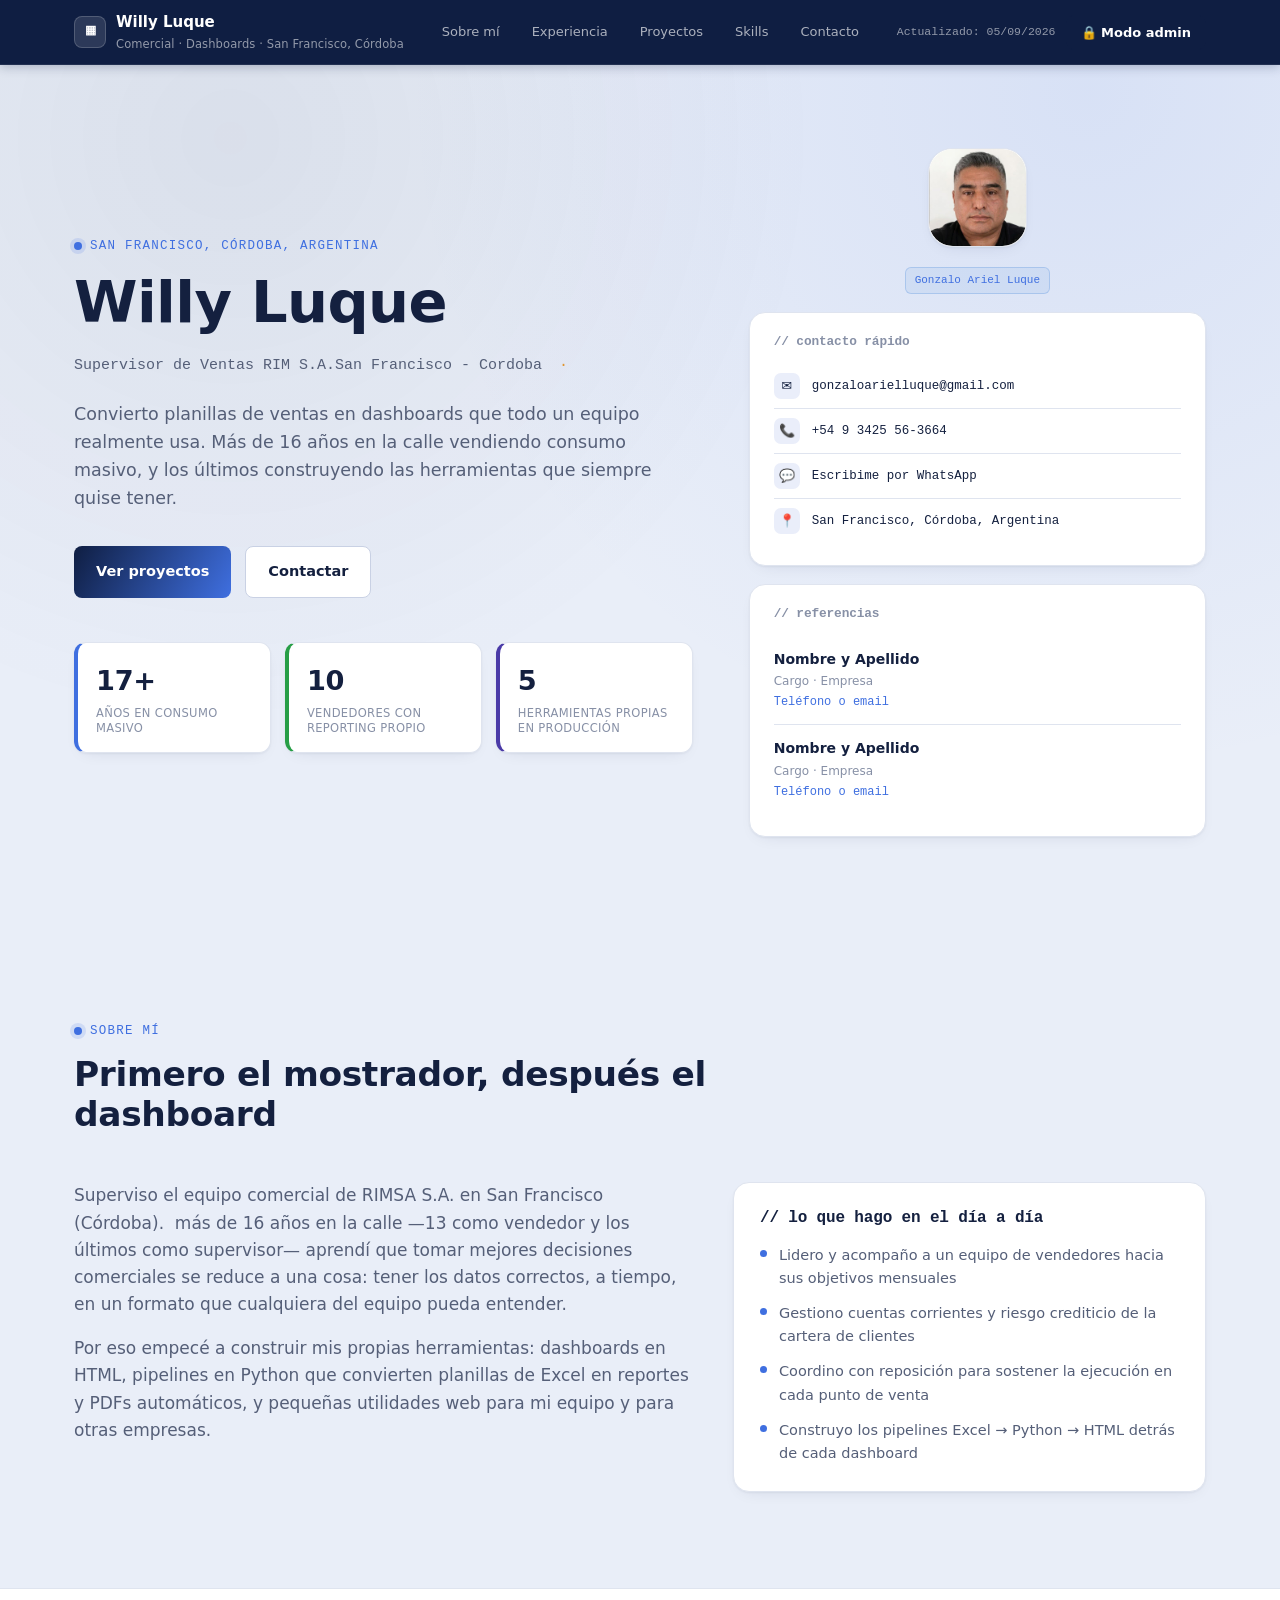
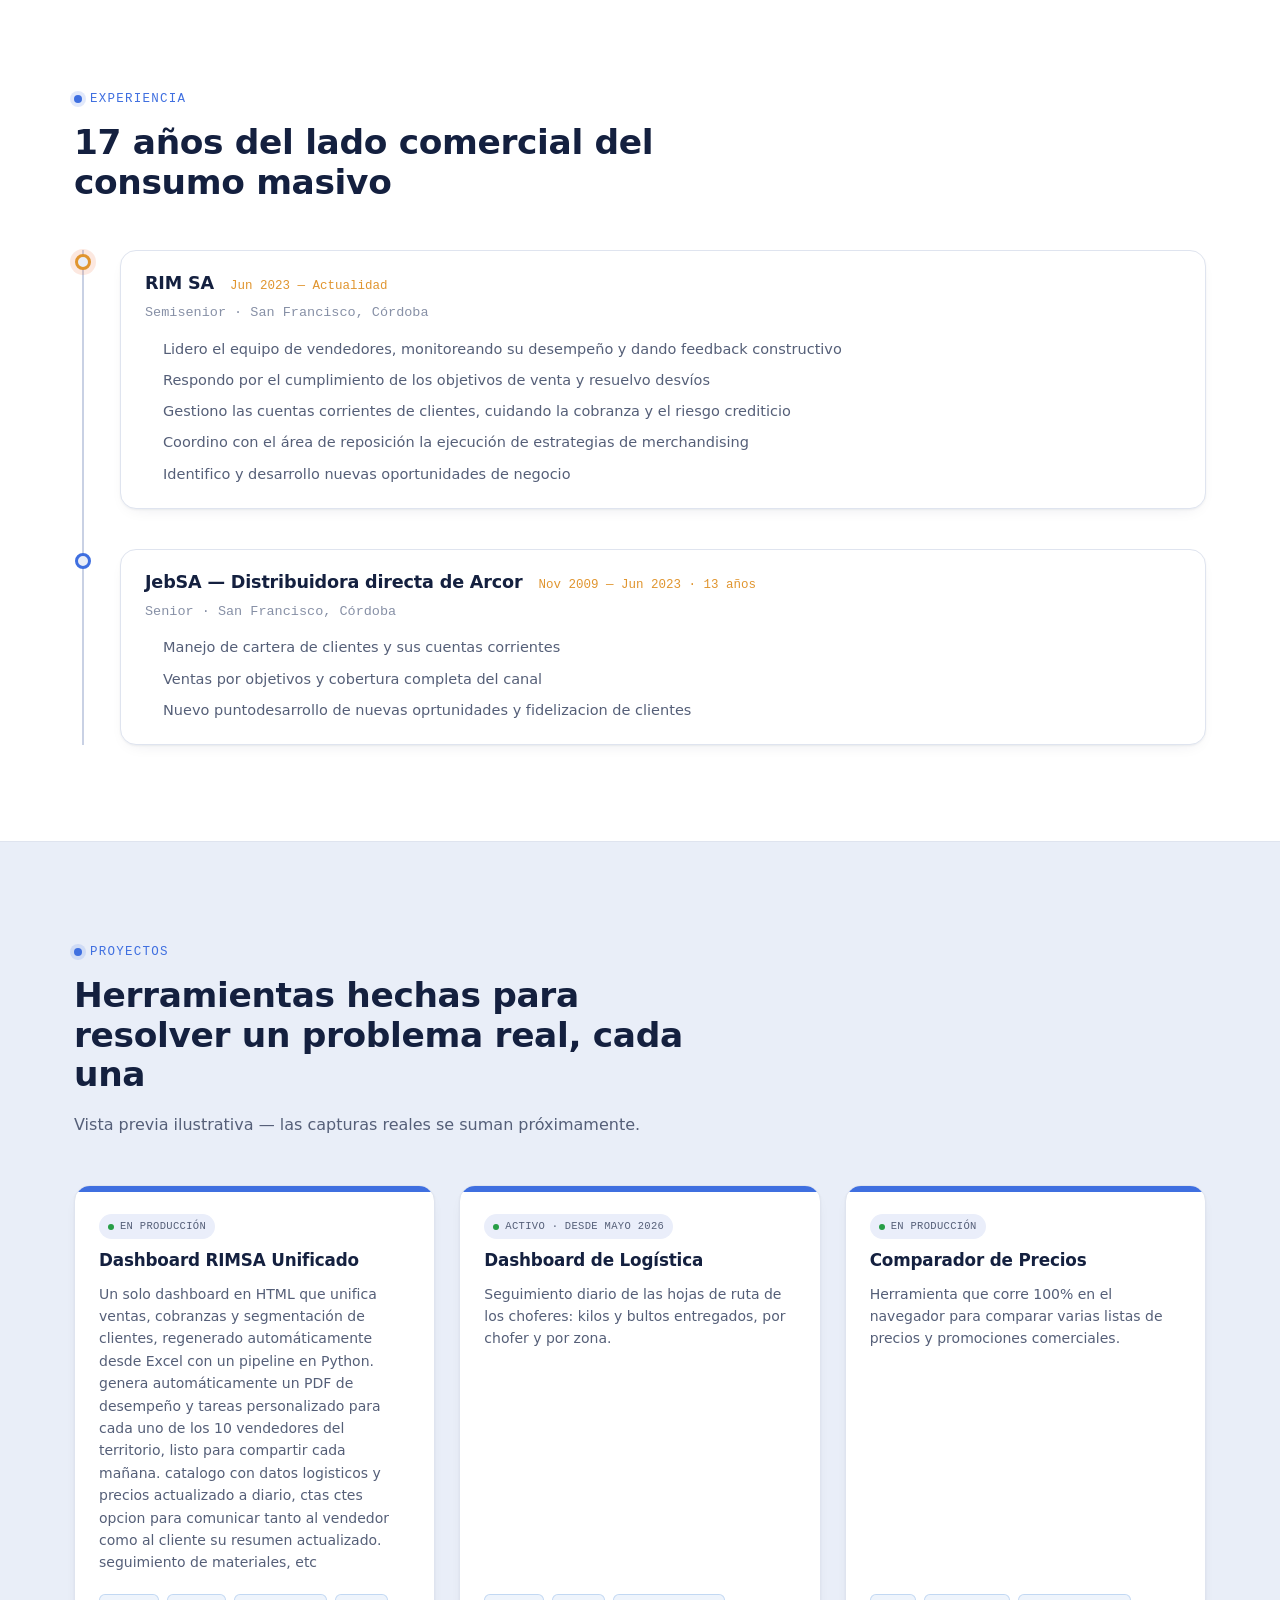
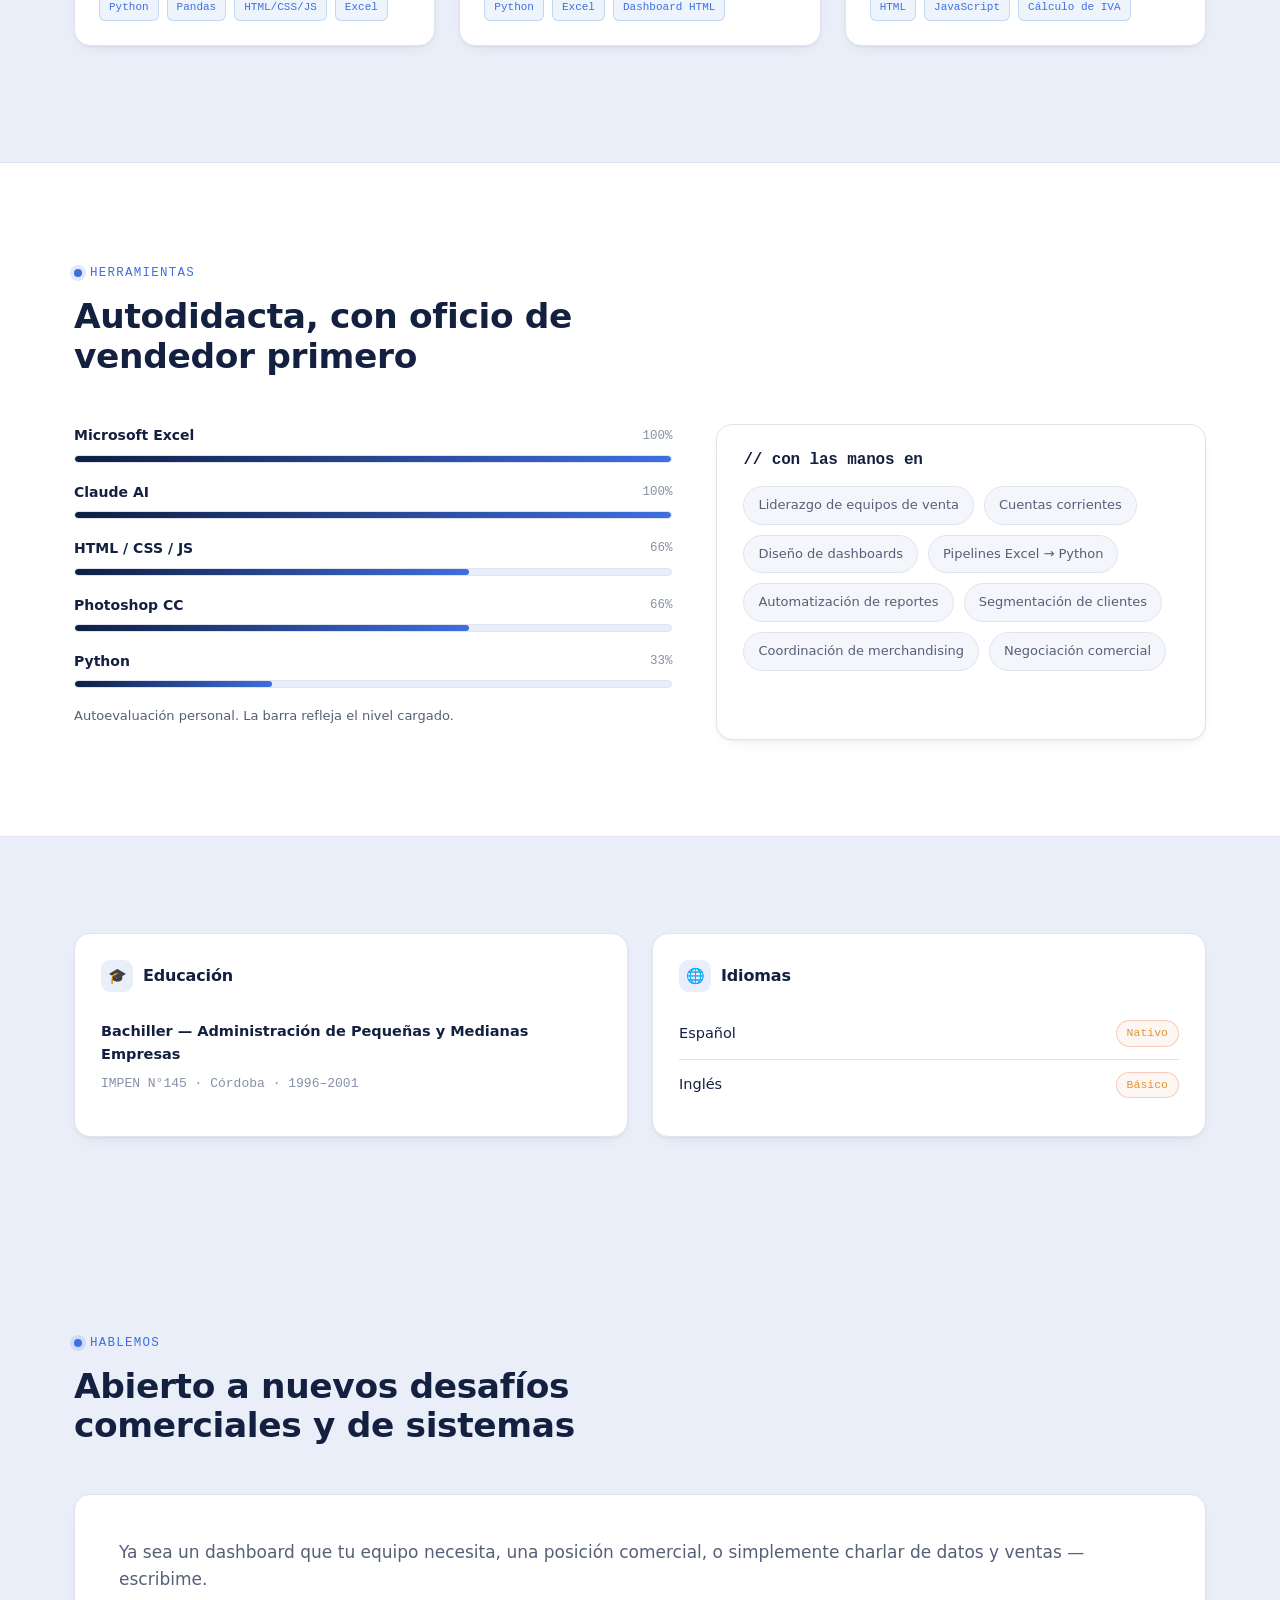
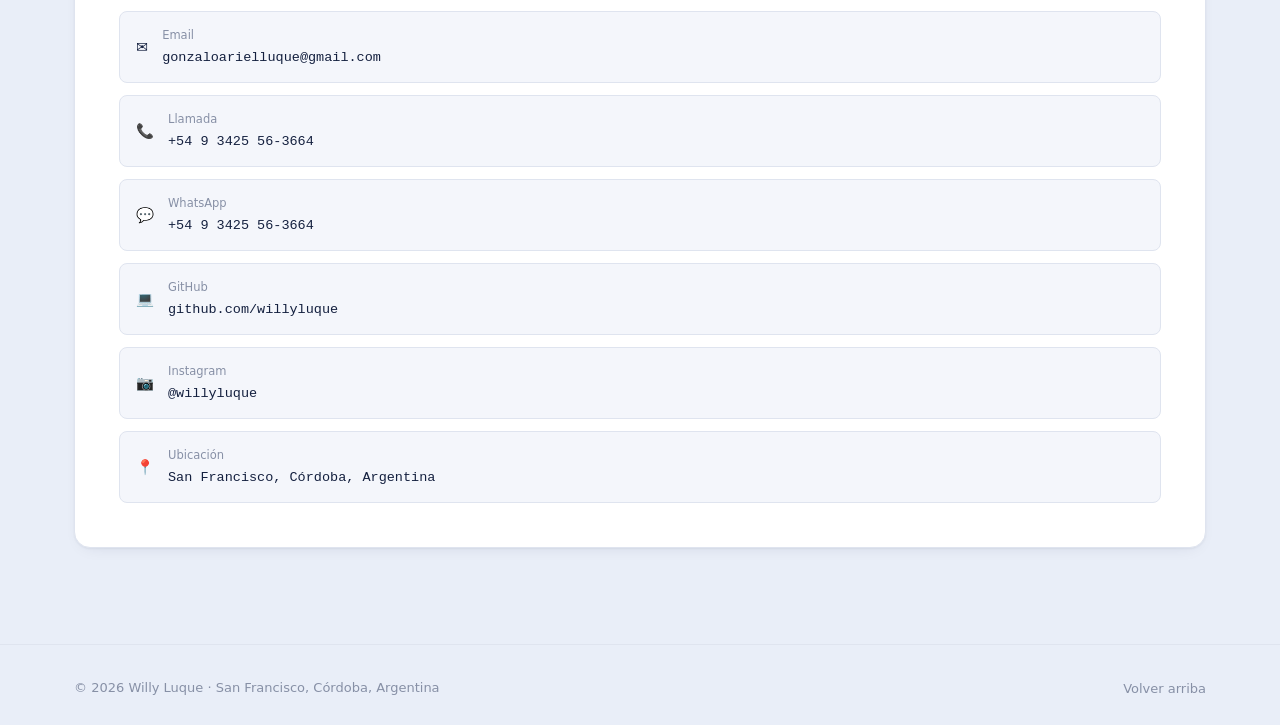
<file: index.html>
<!DOCTYPE html>
<html lang="es">
<head>
<meta charset="UTF-8">
<meta name="viewport" content="width=device-width, initial-scale=1.0">
<title>Willy Luque — Dashboard Comercial</title>
<meta name="description" content="Willy Luque — Supervisor de Ventas en RIMSA S.A. Dashboard editable con mi experiencia, herramientas y proyectos comerciales.">
<link rel="stylesheet" href="css/style.css">
<link rel="icon" href="data:image/svg+xml,%3Csvg xmlns='http://www.w3.org/2000/svg' viewBox='0 0 100 100'%3E%3Crect width='100' height='100' rx='22' fill='%23eb6834'/%3E%3Ctext x='50' y='68' font-size='52' font-family='monospace' font-weight='700' fill='%23fff' text-anchor='middle'%3EW%3C/text%3E%3C/svg%3E">
</head>
<body>

<!-- ============ NAV ============ -->
<nav class="nav">
  <div class="container">
    <a href="#top" class="nav-brand">
      <span class="mark">▦</span>
      <span>
        <span id="brandName">Willy Luque</span>
        <span class="nav-subtitle">Comercial · Dashboards · San Francisco, Córdoba</span>
      </span>
    </a>
    <div class="nav-links" id="navLinks">
      <a href="#sobre-mi">Sobre mí</a>
      <a href="#experiencia">Experiencia</a>
      <a href="#proyectos">Proyectos</a>
      <a href="#skills">Skills</a>
      <a href="#contacto">Contacto</a>
    </div>
    <div class="nav-right">
      <span class="nav-date" id="navDate">Actualizado: —</span>
      <button class="btn btn-sm btn-admin" id="adminToggleBtn" type="button">🔒 Modo admin</button>
      <button class="nav-toggle" id="navToggle" aria-label="Menú" aria-expanded="false">
        <svg width="18" height="18" viewBox="0 0 24 24" fill="none" stroke="currentColor" stroke-width="2" stroke-linecap="round"><line x1="3" y1="6" x2="21" y2="6"/><line x1="3" y1="12" x2="21" y2="12"/><line x1="3" y1="18" x2="21" y2="18"/></svg>
      </button>
    </div>
  </div>
</nav>

<!-- ============ ADMIN TOOLBAR (oculta hasta login) ============ -->
<div class="admin-bar" id="adminBar" hidden>
  <div class="container admin-bar-inner">
    <span class="admin-pill">✏️ Modo administrador — estás editando tu propia copia (no publicada aún)</span>
    <div class="admin-bar-actions">
      <button class="btn btn-sm btn-ghost-light" id="discardBtn" type="button">Descartar cambios</button>
      <button class="btn btn-sm btn-primary" id="publishBtn" type="button">⬇ Publicar (descargar data.js)</button>
      <button class="btn btn-sm btn-ghost-light" id="exitAdminBtn" type="button">Salir</button>
    </div>
  </div>
</div>

<!-- ============ LOGIN MODAL ============ -->
<div class="modal-overlay" id="loginOverlay" hidden>
  <div class="modal">
    <h3>Ingresar como administrador</h3>
    <p>Esto solo desbloquea la edición en tu navegador — no es un login real. Cualquiera que vea el código fuente puede ver la contraseña. No cargues acá datos que necesiten seguridad de verdad.</p>
    <input type="password" id="passwordInput" placeholder="Contraseña" autocomplete="off">
    <p class="modal-error" id="loginError" hidden>Contraseña incorrecta.</p>
    <div class="modal-actions">
      <button class="btn btn-ghost btn-sm" id="cancelLoginBtn" type="button">Cancelar</button>
      <button class="btn btn-primary btn-sm" id="confirmLoginBtn" type="button">Entrar</button>
    </div>
  </div>
</div>

<!-- ============ HERO ============ -->
<header class="hero" id="top">
  <div class="hero-bg" aria-hidden="true"></div>
  <div class="container">
    <div class="hero-grid">
      <div>
        <div class="eyebrow" id="heroLocation">San Francisco, Córdoba, Argentina</div>
        <h1 id="heroName">Willy Luque</h1>
        <div class="hero-role mono">
          <span id="heroRole1">Supervisor de Ventas @ RIMSA S.A.</span>
          <span class="sep">·</span>
          <span id="heroRole2">Referente de Sistemas, Red Activa 2026</span>
        </div>
        <p class="hero-lead" id="heroLead">Convierto planillas de ventas en dashboards que todo un equipo realmente usa.</p>
        <div class="hero-actions">
          <a href="#proyectos" class="btn btn-primary">Ver proyectos</a>
          <a href="#contacto" class="btn btn-ghost">Contactar</a>
        </div>
        <div class="hero-stats" id="statsRow"></div>
      </div>
      <div class="profile-card">
        <div class="avatar-panel" id="avatarPanel">
          <div class="avatar-core" id="avatarCore">
            <span class="initials" id="avatarInitials">WL</span>
          </div>
          <img class="avatar-photo" id="avatarPhoto" alt="Foto de perfil" hidden>
        </div>
        <div class="avatar-tag-row">
          <span class="tag mono" id="heroFullName">GONZALO ARIEL LUQUE</span>
        </div>
        <div class="photo-actions admin-only">
          <button type="button" class="btn btn-sm btn-ghost" id="choosePhotoBtn">📷 Cambiar foto</button>
          <button type="button" class="btn btn-sm btn-ghost" id="removePhotoBtn">Quitar foto</button>
          <input type="file" id="photoInput" accept="image/*" hidden>
        </div>

        <div class="mini-contact-card">
          <h3 class="mono">// contacto rápido</h3>
          <div id="miniContact"></div>
        </div>

        <div class="mini-contact-card">
          <h3 class="mono">// referencias</h3>
          <div id="referencesList"></div>
        </div>
      </div>
    </div>
  </div>
</header>

<!-- ============ SOBRE MI ============ -->
<section id="sobre-mi" data-section-key="about">
  <div class="container">
    <div class="section-head">
      <div class="eyebrow">Sobre mí</div>
      <h2>Primero el mostrador, después el dashboard</h2>
    </div>
    <div class="about-grid">
      <div id="aboutParagraphs"></div>
      <div class="about-card">
        <h3 class="mono">// lo que hago en el día a día</h3>
        <ul class="role-list" id="aboutHighlights"></ul>
      </div>
    </div>
  </div>
</section>

<!-- ============ EXPERIENCIA ============ -->
<section id="experiencia" class="alt-surface" data-section-key="experience">
  <div class="container">
    <div class="section-head">
      <div class="eyebrow">Experiencia</div>
      <h2>17 años del lado comercial del consumo masivo</h2>
    </div>
    <div class="timeline" id="timeline"></div>
  </div>
</section>

<!-- ============ PROYECTOS ============ -->
<section id="proyectos" data-section-key="projects">
  <div class="container">
    <div class="section-head">
      <div class="eyebrow">Proyectos</div>
      <h2>Herramientas hechas para resolver un problema real, cada una</h2>
      <p>Vista previa ilustrativa — las capturas reales se suman próximamente.</p>
    </div>
    <div class="projects-grid" id="projectsGrid"></div>
    <button class="btn btn-ghost btn-sm admin-only" id="addProjectBtn" type="button" hidden>+ Agregar proyecto</button>
  </div>
</section>

<!-- ============ SKILLS ============ -->
<section id="skills" class="alt-surface" data-section-key="skills">
  <div class="container">
    <div class="section-head">
      <div class="eyebrow">Herramientas</div>
      <h2>Autodidacta, con oficio de vendedor primero</h2>
    </div>
    <div class="skills-grid">
      <div>
        <div id="skillBars"></div>
        <p style="margin-top:18px;font-size:13px">Autoevaluación personal. La barra refleja el nivel cargado.</p>
      </div>
      <div class="about-card">
        <h3 class="mono">// con las manos en</h3>
        <div class="chips" id="skillChips"></div>
      </div>
    </div>
  </div>
</section>

<!-- ============ EDU / IDIOMAS ============ -->
<section id="educacion" data-section-key="education">
  <div class="container">
    <div class="split-grid">
      <div class="info-card">
        <h3><span class="ico">🎓</span><span>Educación</span></h3>
        <div id="eduList"></div>
      </div>
      <div class="info-card">
        <h3><span class="ico">🌐</span><span>Idiomas</span></h3>
        <div id="langList"></div>
      </div>
    </div>
  </div>
</section>

<!-- ============ CONTACTO ============ -->
<section id="contacto" data-section-key="contact">
  <div class="container">
    <div class="section-head">
      <div class="eyebrow">Hablemos</div>
      <h2>Abierto a nuevos desafíos comerciales y de sistemas</h2>
    </div>
    <div class="contact-panel">
      <p style="font-size:17px;color:var(--ink-secondary)">Ya sea un dashboard que tu equipo necesita, una posición comercial, o simplemente charlar de datos y ventas — escribime.</p>
      <div class="contact-links" id="contactLinks"></div>
    </div>
  </div>
</section>

<footer>
  <div class="container">
    <p>© <span id="year"></span> <span id="footerName">Willy Luque</span> · <span id="footerLocation">San Francisco, Córdoba, Argentina</span></p>
    <div class="footer-links">
      <a href="#top">Volver arriba</a>
    </div>
  </div>
</footer>

<template id="tpl-visibility-toggle">
  <label class="vis-toggle admin-only" hidden>
    <input type="checkbox" checked>
    <span class="vis-slider"></span>
    <span class="vis-label">visible</span>
  </label>
</template>

<script src="js/data.js"></script>
<script src="js/main.js"></script>
</body>
</html>
</file>
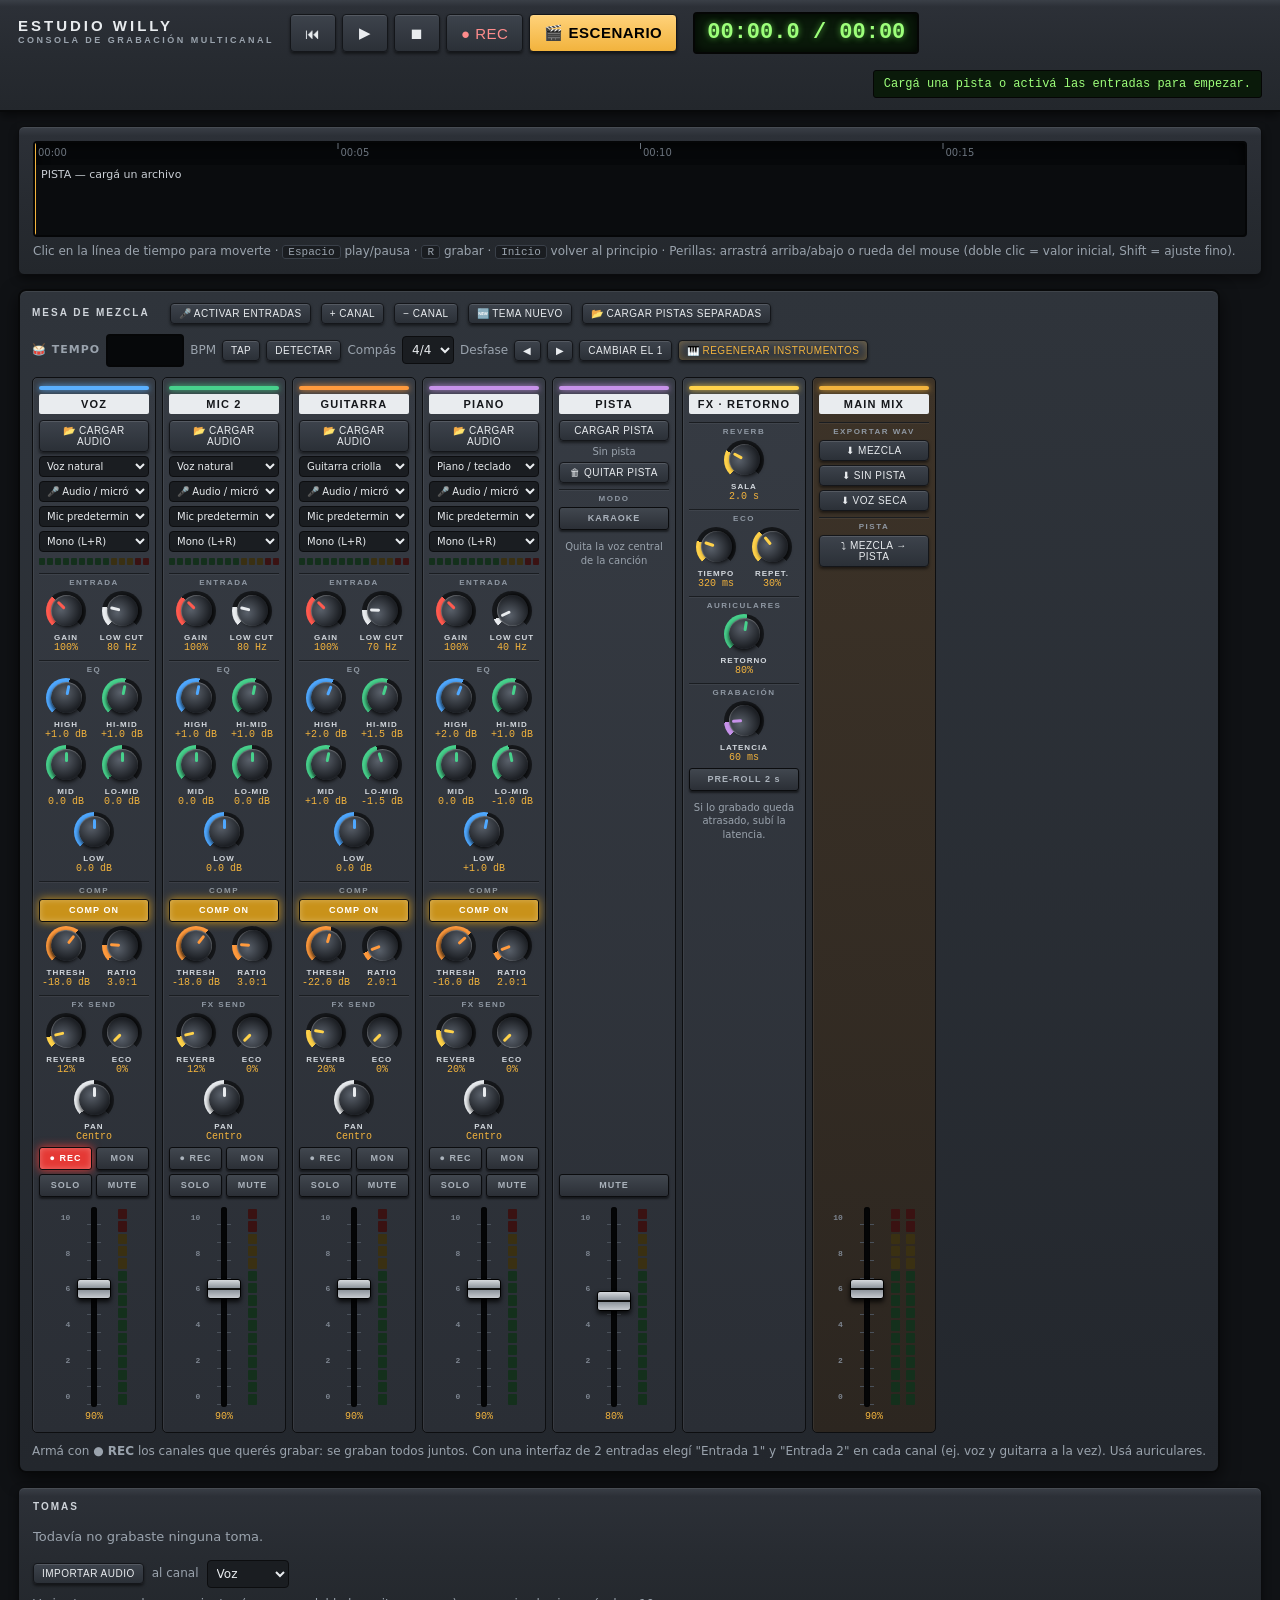
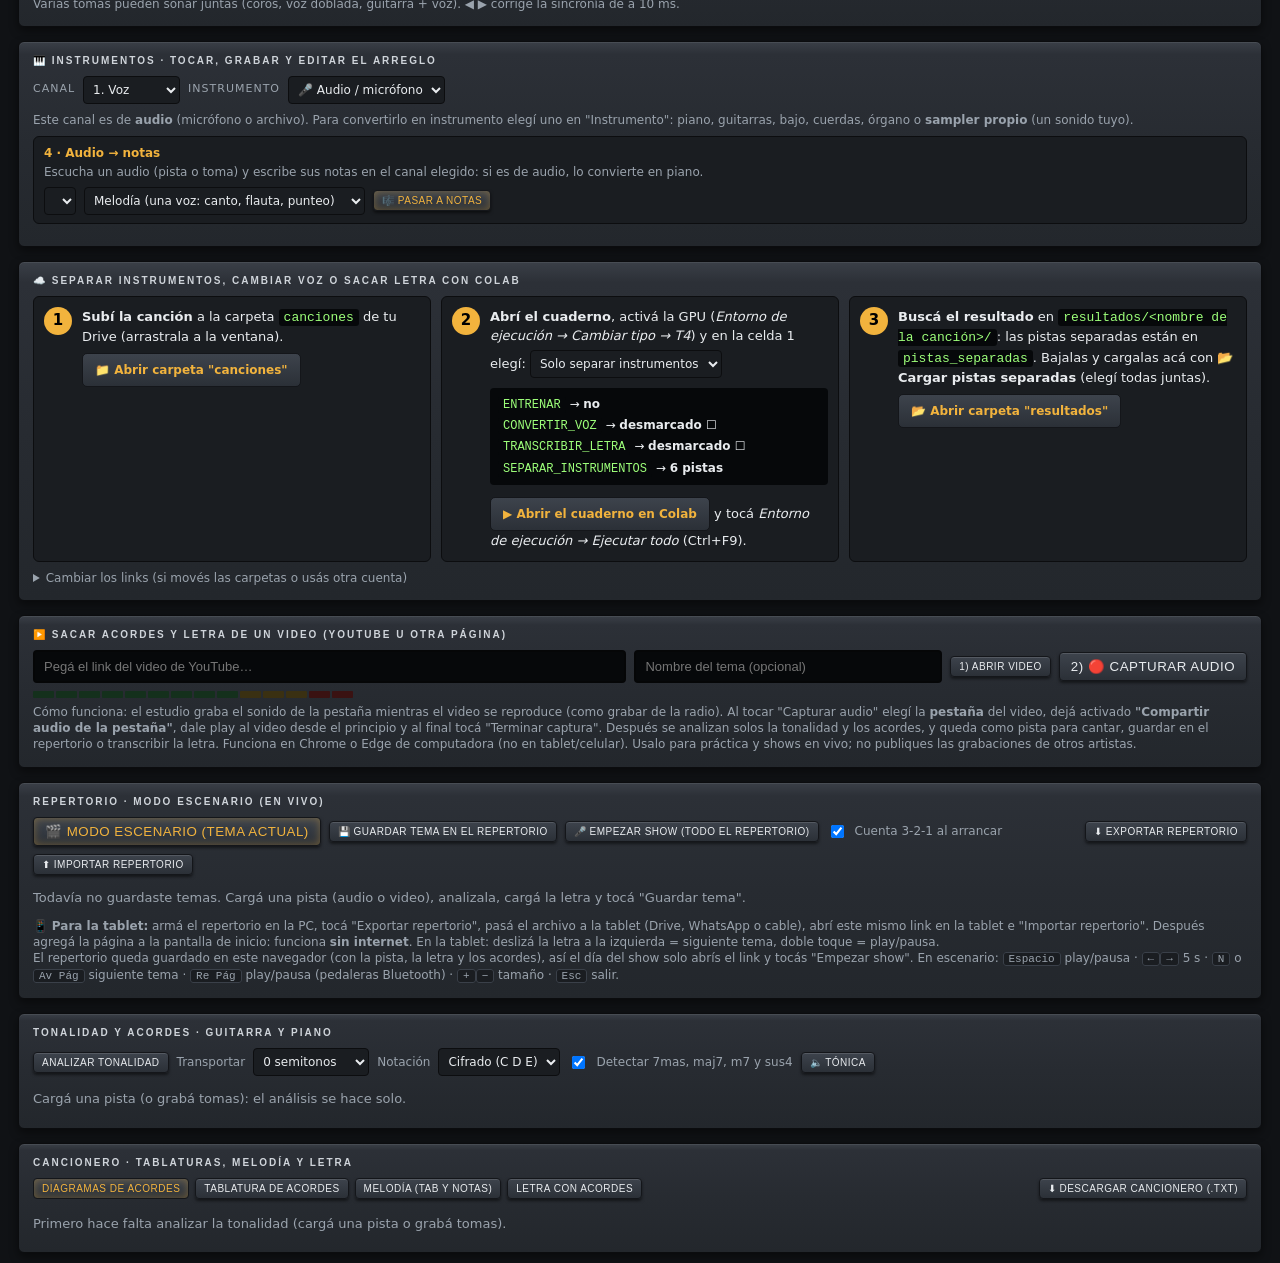
<file: estudio/index.html>
<!DOCTYPE html>
<html lang="es">
<head>
<meta charset="utf-8">
<meta name="viewport" content="width=device-width,initial-scale=1">
<title>Estudio Willy · Consola multicanal</title>
<link rel="manifest" href="manifest.webmanifest">
<meta name="theme-color" content="#15171b">
<meta name="apple-mobile-web-app-capable" content="yes">
<meta name="mobile-web-app-capable" content="yes">
<meta name="apple-mobile-web-app-title" content="Estudio Willy">
<link rel="apple-touch-icon" href="icon-192.png">
<style>
:root{--bg:#15171b;--panel:#262a31;--panel2:#30353d;--line:#3a4049;--txt:#e9ecef;--mut:#9aa3ad;--acc:#f2b33d;--rec:#ff3b3b;--ok:#38e07b;--voz:#5ab0ff;--pista:#c792ea;
  --metal:linear-gradient(180deg,#3a3f47 0%,#2c3037 6%,#272b31 50%,#23272c 100%)}
*{box-sizing:border-box}
body{margin:0;background:#101215;color:var(--txt);font:13px/1.35 "Segoe UI",Roboto,system-ui,sans-serif}
button{background:linear-gradient(#3d434c,#2b3037);color:var(--txt);border:1px solid #14161a;border-radius:4px;padding:6px 11px;font:600 11px/1.2 inherit;letter-spacing:.5px;text-transform:uppercase;cursor:pointer;box-shadow:inset 0 1px 0 rgba(255,255,255,.12),0 2px 3px rgba(0,0,0,.5)}
button:hover{filter:brightness(1.15)}
button:active{transform:translateY(1px);box-shadow:inset 0 1px 3px rgba(0,0,0,.6)}
button.small{padding:4px 8px;font-size:10px}
button.on{color:var(--acc);box-shadow:inset 0 0 8px rgba(242,179,61,.35),0 2px 3px rgba(0,0,0,.5)}
select{background:#1a1d21;color:var(--txt);border:1px solid #0c0d0f;border-radius:4px;padding:5px;font:inherit;font-size:12px;max-width:100%}
.file input{display:none}
.hint{color:var(--mut);font-size:12px;margin:6px 0 0}
.empty{color:var(--mut);font-size:13px;padding:6px 0}
kbd{background:#1a1d21;border:1px solid var(--line);border-radius:3px;padding:0 5px;font-size:11px}
.chk{display:flex;align-items:center;gap:8px;margin:6px 0;font-size:12px;color:var(--mut)}

/* ---- cabezal tipo rack ---- */
.rack{display:flex;align-items:center;gap:16px;flex-wrap:wrap;padding:12px 18px;background:var(--metal);border-bottom:2px solid #08090a;box-shadow:0 3px 10px rgba(0,0,0,.6)}
.brand{font:800 15px/1 "Arial Black",Arial,sans-serif;letter-spacing:3px;text-transform:uppercase}
.brand small{display:block;font:600 9px/1.6 Arial,sans-serif;letter-spacing:2.5px;color:var(--mut)}
.transport{display:flex;align-items:center;gap:6px}
.transport button{width:46px;height:38px;font-size:15px;padding:0}
#bRec{width:auto;padding:0 14px;color:#ff8c8c}
#bRec.on{background:linear-gradient(#ff4d4d,#b51d1d);color:#fff;animation:pulse 1s infinite}
@keyframes pulse{50%{opacity:.7}}
.lcd{font:600 22px/1 "Consolas","Courier New",monospace;color:#9dff7a;text-shadow:0 0 6px rgba(120,255,90,.6);background:#0a1a0a;border:2px solid #050605;border-radius:4px;padding:8px 12px;min-width:170px;text-align:center;box-shadow:inset 0 0 12px rgba(0,0,0,.9)}
.msg{color:#9dff7a;font:12px "Consolas",monospace;margin-left:auto;background:#0a1a0a;border:1px solid #050605;border-radius:3px;padding:6px 10px;max-width:420px}
.msg.err{color:#ff7a7a}

main{padding:14px 18px;display:grid;gap:14px}
.panel{background:var(--metal);border:1px solid #0b0c0e;border-radius:6px;padding:14px;box-shadow:inset 0 1px 0 rgba(255,255,255,.07),0 4px 10px rgba(0,0,0,.45)}
h2{font:700 10px/1 Arial,sans-serif;text-transform:uppercase;letter-spacing:2px;color:#cfd4da;margin:0 0 10px}
#tlwrap{position:relative;background:#06080a;border-radius:4px;overflow:hidden;cursor:pointer;border:2px solid #050607;box-shadow:inset 0 0 14px rgba(0,0,0,.9)}
#tl,#ph{display:block;width:100%}
#ph{position:absolute;inset:0;pointer-events:none}

/* ---- mesa de mezcla ---- */
.desk{background:linear-gradient(180deg,#2f343b,#23272d);border:2px solid #08090a;border-radius:8px;padding:12px;box-shadow:inset 0 1px 0 rgba(255,255,255,.08),0 6px 18px rgba(0,0,0,.6)}
.deskhead{display:flex;align-items:center;gap:10px;flex-wrap:wrap;margin-bottom:10px}
.deskhead h2{margin:0 10px 0 0}
.presets{display:flex;gap:5px;flex-wrap:wrap}
.strips{display:flex;gap:6px;overflow-x:auto;padding-bottom:4px}
.strip{flex:0 0 auto;width:118px;background:linear-gradient(180deg,#363b43,#2a2e35);border:1px solid #0d0e10;border-radius:5px;padding:8px 6px 10px;display:flex;flex-direction:column;align-items:center;gap:4px;box-shadow:inset 1px 0 0 rgba(255,255,255,.06)}
.strip.wide{width:150px}
.strip.master{background:linear-gradient(180deg,#3d3328,#2c2620)}
.sname{width:100%;text-align:center;font:800 11px/1 Arial,sans-serif;letter-spacing:1.5px;background:#e9ecef;color:#15171b;border-radius:2px;padding:4px 2px;margin-bottom:2px}
.sec{width:100%;border-top:1px solid #1a1d21;box-shadow:0 1px 0 rgba(255,255,255,.05) inset;padding-top:5px;margin-top:2px;text-align:center;font:700 8px/1 Arial,sans-serif;letter-spacing:1.5px;color:#8f98a3}
.krow{display:flex;justify-content:center;gap:4px;width:100%}
.strip .mini{width:100%;display:flex;flex-direction:column;gap:4px}
.strip .mini button,.strip .mini select{width:100%}
.tname{font-size:10px;color:var(--mut);text-align:center;word-break:break-all;min-height:12px}

/* perillas */
.kn{display:flex;flex-direction:column;align-items:center;width:52px;cursor:ns-resize;user-select:none;touch-action:none}
.kn input{display:none}
.kn .ring{width:40px;height:40px;border-radius:50%;display:grid;place-items:center;
  background:conic-gradient(from -135deg,var(--c,#5ab0ff) 0 calc(var(--p,0)*270deg),#15171a 0 270deg,transparent 0)}
.kn i{width:31px;height:31px;border-radius:50%;position:relative;transform:rotate(var(--a,0deg));
  background:radial-gradient(circle at 40% 35%,#5a616b,#1d2025 70%);box-shadow:0 2px 4px rgba(0,0,0,.8),inset 0 1px 1px rgba(255,255,255,.25)}
.kn i::after{content:"";position:absolute;left:50%;top:3px;width:3px;height:10px;margin-left:-1.5px;border-radius:2px;background:var(--c,#fff)}
.kn span{font:700 8px/1 Arial,sans-serif;letter-spacing:1px;color:#d3d8de;margin-top:3px;text-transform:uppercase;white-space:nowrap}
.kn output{font:10px "Consolas",monospace;color:var(--acc);height:12px}
.red{--c:#ff5a4f}.blu{--c:#4fa8ff}.grn{--c:#47d18c}.yel{--c:#ffd24a}.org{--c:#ff9a3d}.wht{--c:#e9ecef}.pur{--c:#c792ea}

/* botones iluminados */
.lb{display:block;width:100%}
.lb input{display:none}
.lb span{display:block;text-align:center;font:800 9px/1 Arial,sans-serif;letter-spacing:1px;padding:6px 2px;border-radius:3px;cursor:pointer;
  background:linear-gradient(#41474f,#2b2f36);border:1px solid #0b0c0e;color:#aab2bb;box-shadow:0 2px 2px rgba(0,0,0,.5)}
.lb input:checked+span{color:#fff;box-shadow:0 0 10px var(--g,#ff3b3b),inset 0 0 6px rgba(255,255,255,.3);background:var(--g,#ff3b3b)}
.lb.mute{--g:#e53935}.lb.grn2{--g:#1fa85a}.lb.yel2{--g:#c9921a}.lb.blu2{--g:#2a78c9}

/* fader + LEDs */
.fz{display:flex;gap:6px;align-items:stretch;margin-top:6px;height:200px}
.scale{display:flex;flex-direction:column;justify-content:space-between;font:8px "Consolas",monospace;color:#7d8590;padding:6px 0;text-align:right}
.slot{position:relative;width:36px;display:flex;justify-content:center;
  background:repeating-linear-gradient(180deg,transparent 0 17px,#4a515a 17px 18px) center/14px 100% no-repeat}
input.fader{writing-mode:vertical-lr;direction:rtl;-webkit-appearance:none;appearance:none;width:36px;height:200px;background:transparent;margin:0;cursor:grab}
input.fader::-webkit-slider-runnable-track{width:6px;background:#050607;border-radius:3px;box-shadow:inset 0 0 3px #000}
input.fader::-webkit-slider-thumb{-webkit-appearance:none;width:34px;height:20px;border-radius:3px;margin-left:-14px;
  background:linear-gradient(180deg,#d6d9dd 0,#8c939b 45%,#111 47%,#111 53%,#8c939b 55%,#c7cbd0 100%);border:1px solid #000;box-shadow:0 3px 5px rgba(0,0,0,.8)}
input.fader::-moz-range-track{width:6px;background:#050607;border-radius:3px}
input.fader::-moz-range-thumb{width:34px;height:20px;border-radius:3px;background:linear-gradient(180deg,#d6d9dd 0,#8c939b 45%,#111 47%,#111 53%,#8c939b 55%,#c7cbd0 100%);border:1px solid #000}
.led{display:flex;flex-direction:column-reverse;gap:2px;width:9px;padding:2px 0}
.led i{flex:1;border-radius:1px;background:#14301c}
.led i.y{background:#3a3012}.led i.r{background:#3a1212}
.led i.on{background:var(--ok);box-shadow:0 0 4px var(--ok)}
.led i.y.on{background:#ffd23a;box-shadow:0 0 4px #ffd23a}
.led i.r.on{background:#ff3b3b;box-shadow:0 0 5px #ff3b3b}
.ledh{display:flex;gap:2px;width:100%;height:7px;margin:2px 0}
.ledh i{flex:1;border-radius:1px;background:#14301c}
.ledh i.y{background:#3a3012}.ledh i.r{background:#3a1212}
.ledh i.on{background:var(--ok)}.ledh i.y.on{background:#ffd23a}.ledh i.r.on{background:#ff3b3b}
.fval{font:10px "Consolas",monospace;color:var(--acc);text-align:center}

.deskrow{display:flex;gap:14px;flex-wrap:wrap;align-items:flex-start}
.desk{flex:0 1 auto;max-width:100%;min-width:0}
.takes{flex:1 1 300px}
.grid{display:grid;grid-template-columns:repeat(auto-fit,minmax(280px,1fr));gap:14px}
.full{grid-column:1/-1}
.row{display:flex;gap:8px;flex-wrap:wrap;align-items:center;margin:8px 0}
.take{display:flex;align-items:center;gap:6px;padding:6px 0;border-bottom:1px solid #1a1d21;font-size:12px;flex-wrap:wrap}
.take input[type=checkbox]{accent-color:var(--acc)}
.take input[type=text]{background:#1a1d21;border:1px solid #0c0d0f;color:var(--txt);font:inherit;width:110px;border-radius:3px;padding:3px 5px}
.take .t{color:var(--mut);font:11px "Consolas",monospace;margin-right:auto}
.keybig{font-size:24px;font-weight:700;color:var(--acc);margin:2px 0}
.kgrid{display:grid;grid-template-columns:repeat(auto-fit,minmax(250px,1fr));gap:18px;margin-top:10px}
.ktab{width:100%;border-collapse:collapse;font-size:13px}
.ktab td{padding:5px 6px;border-bottom:1px solid #1a1d21}
.ktab td:first-child{color:var(--mut);width:42px}
.ktab tr{cursor:pointer}.ktab tr:hover td{background:rgba(255,255,255,.05)}
.chips{display:flex;flex-wrap:wrap;gap:5px;max-height:170px;overflow:auto;padding:2px}
.chip{background:#1a1d21;border:1px solid #0c0d0f;border-radius:4px;padding:3px 7px;font-size:12px;cursor:pointer}
.chip b{color:var(--acc);margin-left:4px}
.chip.out b{color:var(--txt)}
.capo{font-size:13px;margin:4px 0}
.capo b{color:var(--acc)}

.strip{width:124px}
.cbar{height:4px;width:100%;border-radius:2px;background:var(--cc,#888);box-shadow:0 0 6px var(--cc,#888)}
.sname{padding:0}
.sname input{width:100%;background:transparent;border:0;text-align:center;font:800 11px/1 Arial,sans-serif;letter-spacing:1.2px;color:#15171b;padding:4px 2px;text-transform:uppercase}
.sname input:focus{outline:1px solid var(--acc)}
.strip select{width:100%;font-size:10px;padding:3px}
.btn2{display:flex;gap:4px;width:100%}
.btn2 .lb{flex:1}
.lb.arm{--g:#e53935}
body.recording .lb.arm input:checked+span{animation:pulse .8s infinite}
.deskhead button{margin-left:0}
.tabs{display:flex;gap:6px;flex-wrap:wrap;margin-bottom:10px;align-items:center}
.tabs button.on{color:var(--acc);box-shadow:inset 0 0 8px rgba(242,179,61,.35)}
pre.tab{background:#06080a;color:#d7f7c8;font:12px/1.35 Consolas,"Courier New",monospace;padding:12px;border-radius:4px;overflow:auto;white-space:pre;border:2px solid #050607;margin:8px 0;max-height:520px}
.diagrams{display:flex;flex-wrap:wrap;gap:10px;margin-top:8px}
.dg{background:#f4f1ea;border-radius:6px;padding:4px 6px 2px;text-align:center;color:#222;box-shadow:0 2px 6px rgba(0,0,0,.5)}
.prog{height:8px;background:#0b0c0e;border-radius:4px;overflow:hidden;margin:8px 0;border:1px solid #050607}
.prog i{display:block;height:100%;background:var(--acc);width:0;transition:width .2s}
.take .dot{width:10px;height:10px;border-radius:50%;flex:0 0 10px}
.take select{font-size:11px;padding:2px}

textarea#lyrTxt{width:100%;background:#06080a;color:#e9ecef;border:2px solid #050607;border-radius:4px;font:13px/1.45 Consolas,monospace;padding:8px;resize:vertical}
.syncbox{background:#1a1408;border:1px solid #6b4f12;border-radius:6px;padding:10px;margin-top:8px}
.syncnow{font-size:20px;font-weight:700;color:var(--acc);margin:4px 0}

#stage{position:fixed;inset:0;z-index:1000;background:#000;color:#fff;display:flex;flex-direction:column;--fs:46px;font-family:"Segoe UI",Roboto,system-ui,sans-serif}
#stage[hidden]{display:none}
#stVideo{position:absolute;inset:0;width:100%;height:100%;object-fit:contain;opacity:.35;pointer-events:none}
#stVideo[hidden]{display:none}
.st-top,.st-lyrics,.st-bar,.st-count{position:relative;z-index:1}
.st-top{display:flex;align-items:center;gap:24px;padding:16px 28px;background:linear-gradient(#000d,#0000)}
.st-title{flex:1;min-width:0}
#stTitle{font-size:22px;font-weight:700;white-space:nowrap;overflow:hidden;text-overflow:ellipsis}
.st-sub{color:#f2b33d;font-size:16px;margin-top:2px}
.st-chords{display:flex;gap:14px}
.st-now,.st-next{background:#111a;border:2px solid #333;border-radius:12px;padding:6px 18px;text-align:center;min-width:120px}
.st-now{border-color:#f2b33d}
.st-now small,.st-next small{display:block;font-size:11px;letter-spacing:2px;color:#9aa3ad}
.st-now b{font-size:48px;color:#f2b33d;line-height:1.1}
.st-next b{font-size:32px;color:#cfd4da;line-height:1.3}
.st-next.soon{border-color:#ff5a4f;animation:pulse .5s infinite}
.st-time{font:600 20px Consolas,monospace;color:#9dff7a}
.st-lyrics{flex:1;display:flex;flex-direction:column;justify-content:center;padding:0 5vw;gap:calc(var(--fs)*.45);overflow:hidden}
.sl{font-size:calc(var(--fs)*.62);color:#8a929c;line-height:1.1;transition:all .25s}
.sl.cur{font-size:var(--fs);color:#fff;font-weight:600}
.sl.prev{opacity:.45;font-size:calc(var(--fs)*.5)}
.sl .w{display:inline-flex;flex-direction:column;vertical-align:bottom;margin-right:.28em}
.sl .w i{font-style:normal;font-weight:800;color:#f2b33d;font-size:.62em;min-height:1.05em;line-height:1.05}
.sl.cur .w.done{color:#5ab0ff}
.st-grid{display:flex;flex-wrap:wrap;gap:16px;font-size:var(--fs);font-weight:800}
.st-grid span{padding:6px 18px;border-radius:10px;background:#1a1d21;color:#9aa3ad}
.st-grid span.on{background:#f2b33d;color:#000}
.st-count{position:absolute;inset:0;display:grid;place-items:center;font-size:30vh;font-weight:900;color:#f2b33d;background:#000c;z-index:5}
.st-count[hidden]{display:none}
.st-bar{padding:10px 28px 18px;background:linear-gradient(#0000,#000e)}
.st-prog{height:10px;background:#222;border-radius:5px;cursor:pointer;overflow:hidden;margin-bottom:10px}
.st-prog i{display:block;height:100%;width:0;background:#f2b33d}
.st-ctl{display:flex;gap:8px;align-items:center;flex-wrap:wrap}
.st-ctl button{font-size:14px;padding:10px 16px}
.st-ctl button.big{font-size:22px;padding:8px 26px}
.st-sep{flex:1}
.st-tr{font:700 16px Consolas,monospace;color:#f2b33d;min-width:28px;text-align:center}
.st-end{font-size:calc(var(--fs)*.7);color:#f2b33d;text-align:center}
.song{display:flex;align-items:center;gap:8px;padding:7px 0;border-bottom:1px solid #1a1d21;flex-wrap:wrap}
.song .n{font:700 14px Consolas,monospace;color:var(--acc);width:24px}
.song input{background:#1a1d21;border:1px solid #0c0d0f;color:var(--txt);border-radius:3px;padding:4px 6px;font:inherit;flex:1;min-width:160px}
.song .meta{color:var(--mut);font-size:12px;min-width:150px}
.song.cur{background:rgba(242,179,61,.07)}

#stage .sl,#stage .st-grid,#stage .st-title{text-shadow:0 2px 6px #000,0 0 18px #000}

@media (max-width:900px),(orientation:portrait){
  .st-top{flex-wrap:wrap;gap:10px;padding:12px 16px}
  .st-title{flex-basis:100%}
  .st-now b{font-size:38px}.st-next b{font-size:26px}
  .st-now,.st-next{min-width:96px;padding:4px 12px}
  .st-lyrics{padding:0 4vw}
  .st-ctl button{padding:12px 14px}
  .st-sep{flex-basis:100%;height:0}
}
#stage .st-ctl button{touch-action:manipulation}

.st-inter{font-size:calc(var(--fs)*.75);color:#f2b33d;font-weight:700}
.st-inter span{color:#cfd4da;font-weight:500;font-size:.6em}
.tedit{margin-top:12px}
.tedit .ktab td{vertical-align:middle}
.tedit .ktab tr{cursor:default}
.tedit .vtx{width:100%;background:#06080a;border:1px solid #2d333b;color:#e9ecef;border-radius:3px;padding:5px 7px;font:13px "Segoe UI",sans-serif}
.tedit .vtx:focus{outline:1px solid var(--acc)}
.tedit td button.small{padding:3px 6px;margin-right:2px}

.txin{background:#06080a;border:2px solid #050607;color:#e9ecef;border-radius:4px;padding:7px 9px;font:13px "Segoe UI",sans-serif}
.txin:focus{outline:1px solid var(--acc)}

.tempo{gap:6px;font-size:12px;color:var(--mut);margin:0 0 10px}
.tempo select{font-size:12px}

#instPanel .lbl{font-size:11px;letter-spacing:1px;color:var(--mut);text-transform:uppercase}
.smpbox{display:inline-flex;gap:6px;align-items:center;flex-wrap:wrap;background:#1a1408;border:1px solid #6b4f12;border-radius:6px;padding:5px 8px;font-size:12px}
.isecs{display:grid;grid-template-columns:repeat(auto-fit,minmax(280px,1fr));gap:10px;margin:8px 0}
.isec{background:#1a1d21;border:1px solid #0c0d0f;border-radius:6px;padding:8px 10px}
.isec>b{display:block;font-size:12px;color:var(--acc);margin-bottom:2px}
.isec .row{margin:6px 0 0}
#iRec.rec-on{background:linear-gradient(#ff4d4d,#b51d1d);color:#fff;animation:pulse 1s infinite}
.kbd{position:relative;height:120px;display:flex;margin:10px 0;user-select:none;touch-action:none}
.kbd .wk{flex:1;background:linear-gradient(#fff,#e6e6e6);border:1px solid #333;border-radius:0 0 5px 5px;position:relative;display:flex;flex-direction:column;justify-content:flex-end;align-items:center;padding-bottom:4px;cursor:pointer}
.kbd .wk span{font-size:9px;color:#555}.kbd .wk i{font-style:normal;font-size:10px;color:#999;font-weight:700}
.kbd .bk{position:absolute;top:0;height:62%;background:linear-gradient(#333,#000);border-radius:0 0 4px 4px;z-index:2;cursor:pointer;display:flex;align-items:flex-end;justify-content:center;padding-bottom:3px}
.kbd .bk i{font-style:normal;font-size:9px;color:#aaa;font-weight:700}
.kbd .wk.down{background:linear-gradient(#ffe7a8,#f2b33d)}.kbd .bk.down{background:linear-gradient(#a8751d,#f2b33d)}
#prWrap{border:2px solid #050607;border-radius:4px;overflow:hidden;background:#0b0d10}
#pr{display:block;width:100%;cursor:crosshair;touch-action:none}
.prbar{gap:6px;font-size:12px;color:var(--mut)}
.smpbox[hidden],#iBody[hidden],#iAudioMsg[hidden]{display:none!important}

#scoreBox{margin-top:12px}
#scoreOut{background:#fff;border-radius:6px;padding:10px;color:#000}
#scoreOut svg{max-width:100%}
@media print{body.print-score *{visibility:hidden!important}body.print-score #scoreOut,body.print-score #scoreOut *{visibility:visible!important}
  body.print-score #scoreOut{position:absolute;left:0;top:0;width:100%;padding:0}body.print-score{background:#fff}}

.csteps{display:grid;grid-template-columns:repeat(auto-fit,minmax(260px,1fr));gap:10px}
.cstep{display:flex;gap:10px;background:#1a1d21;border:1px solid #0c0d0f;border-radius:6px;padding:10px;font-size:13px;line-height:1.5}
.cstep>b{flex:0 0 28px;height:28px;border-radius:50%;background:var(--acc);color:#000;display:grid;place-items:center;font-size:15px}
.cstep code{background:#06080a;padding:1px 5px;border-radius:3px;color:#9dff7a}
.cbtn{display:inline-block;margin-top:6px;padding:7px 12px;border-radius:5px;background:linear-gradient(#3d434c,#2b3037);border:1px solid #14161a;color:var(--acc);text-decoration:none;font-weight:600;font-size:12px}
.cbtn:hover{filter:brightness(1.2)}
.ccfg{background:#06080a;border-radius:4px;padding:6px 8px;margin:6px 0;font-size:12px;line-height:1.7}
#colabMode{margin:4px 0}

.transport .stagebtn{width:auto;padding:0 14px;color:#000;background:linear-gradient(#ffd27a,#f2b33d);font-weight:800}
.st-chv{display:flex;gap:4vw;align-items:center;justify-content:center;height:100%}
.st-dgs{display:flex;gap:2vw;align-items:flex-end}
.st-dg{background:#f4f1ea;border-radius:12px;padding:6px 10px 2px;text-align:center;color:#111;width:min(18vw,190px);box-shadow:0 4px 18px #000a}
.st-dg.big{width:min(30vw,330px);outline:4px solid #f2b33d}
.st-dg small{display:block;font:800 12px/1.4 Arial,sans-serif;letter-spacing:2px;color:#666}
.st-dg.empty{background:#1a1d21;color:#555}.st-dgx{font-size:60px;padding:30px 0}
.st-right{display:flex;flex-direction:column;gap:18px;max-width:46vw}
.st-beats{display:flex;gap:14px}.st-beats i{width:34px;height:34px;border-radius:50%;background:#2a2f37;border:2px solid #444}
.st-beats i.one{border-color:#f2b33d}.st-beats i.on{background:#5ab0ff;box-shadow:0 0 14px #5ab0ff}.st-beats i.one.on{background:#f2b33d;box-shadow:0 0 16px #f2b33d}
.st-strip{display:flex;flex-wrap:wrap;gap:8px}
.st-cbar{background:#1a1d21;border:2px solid #2d333b;border-radius:8px;padding:6px 12px;min-width:90px}
.st-cbar small{display:block;font-size:11px;color:#7d8590}.st-cbar b{font-size:calc(var(--fs)*.55);color:#cfd4da}
.st-cbar.cur{border-color:#f2b33d;background:#2a2210}.st-cbar.cur b{color:#f2b33d}.st-cbar.past{opacity:.4}
.st-both{display:flex;gap:3vw;align-items:center;height:100%}
.st-side{display:flex;flex-direction:column;gap:12px;flex:0 0 auto}
.st-side .st-dg{width:min(16vw,170px)}.st-side .st-dg.big{width:min(20vw,220px)}
.st-lyr{flex:1;display:flex;flex-direction:column;justify-content:center;gap:calc(var(--fs)*.45)}
@media (orientation:portrait){.st-chv{flex-direction:column;gap:20px}.st-right{max-width:92vw}.st-both{flex-direction:column}.st-side{flex-direction:row}}
</style>
</head>
<body>
<header class="rack">
  <div class="brand">Estudio Willy<small>Consola de grabación multicanal</small></div>
  <div class="transport">
    <button id="bHome" title="Volver al inicio (Inicio)">⏮</button>
    <button id="bPlay" title="Reproducir / pausa (Espacio)">▶</button>
    <button id="bStop" title="Detener">⏹</button>
    <button id="bRec" title="Grabar en los canales armados (R)">● REC</button>
    <button id="bStageTop" class="stagebtn" title="Pantalla completa con letra, acordes y diagramas para tocar en vivo">🎬 ESCENARIO</button>
  </div>
  <div class="lcd" id="time">00:00.0 / 00:00</div>
  <div class="msg" id="msg">Cargá una pista o activá las entradas para empezar.</div>
</header>

<main>
  <section class="panel">
    <div id="tlwrap"><canvas id="tl"></canvas><canvas id="ph"></canvas></div>
    <p class="hint">Clic en la línea de tiempo para moverte · <kbd>Espacio</kbd> play/pausa · <kbd>R</kbd> grabar · <kbd>Inicio</kbd> volver al principio · Perillas: arrastrá arriba/abajo o rueda del mouse (doble clic = valor inicial, Shift = ajuste fino).</p>
  </section>

  <div class="deskrow">
    <section class="desk">
      <div class="deskhead">
        <h2>Mesa de mezcla</h2>
        <button id="bInputs" class="small">🎤 Activar entradas</button>
        <button id="bAddCh" class="small">+ Canal</button>
        <button id="bDelCh" class="small">− Canal</button>
        <button id="bNew" class="small" title="Borra pista, tomas, notas y letra">🆕 Tema nuevo</button>
        <label class="file"><input type="file" id="fStems" accept="audio/*,video/*" multiple><button class="small" onclick="this.previousElementSibling.click()" title="Elegí varios archivos: cada uno va a su propio canal">📂 Cargar pistas separadas</button></label>
        <input type="file" id="fChan" accept="audio/*,video/*" multiple style="display:none">
      </div>
      <div class="row tempo">
        <b style="font-size:11px;letter-spacing:1px">🥁 TEMPO</b><input id="bpm" class="txin" type="number" min="40" max="240" step="0.5" style="width:78px"> BPM
        <button id="bTap" class="small" title="Tocá en cada tiempo mientras suena el tema">Tap</button><button id="bDetT" class="small">Detectar</button>
        Compás <select id="meter"><option>4/4</option><option>3/4</option><option>6/8</option></select>
        Desfase <button id="bB0m" class="small">◀</button><button id="bB0p" class="small">▶</button><button id="bOne" class="small" title="Correr el tiempo fuerte (el 1)">Cambiar el 1</button>
        <button id="bRegen" class="small on">🎹 Regenerar instrumentos</button>
        <input type="file" id="fSmp" accept="audio/*" style="display:none">
      </div>
      <div class="strips" id="strips"></div>
      <p class="hint">Armá con <b>● REC</b> los canales que querés grabar: se graban todos juntos. Con una interfaz de 2 entradas elegí "Entrada 1" y "Entrada 2" en cada canal (ej. voz y guitarra a la vez). Usá auriculares.</p>
    </section>

    <section class="panel takes">
      <h2>Tomas</h2>
      <div id="takes"><div class="empty">Todavía no grabaste ninguna toma.</div></div>
      <div class="row">
        <label class="file"><input type="file" id="fVoice" accept="audio/*"><button class="small" onclick="this.previousElementSibling.click()">Importar audio</button></label>
        <span class="hint" style="margin:0">al canal</span><select id="impCh"></select>
      </div>
      <p class="hint">Varias tomas pueden sonar juntas (coros, voz doblada, guitarra + voz). ◀ ▶ corrige la sincronía de a 10 ms.</p>
    </section>
  </div>


  <section class="panel" id="instPanel">
    <h2>🎹 Instrumentos · tocar, grabar y editar el arreglo</h2>
    <div class="row">
      <span class="lbl">Canal</span><select id="iCh"></select>
      <span class="lbl">Instrumento</span><select id="iSrc"></select>
      <span id="iSmpBox" class="smpbox" hidden>🎛️ Sonido del sampler: <b id="iSmpStat"></b>
        <button class="small" id="iSmpLoad">⬆ Cargar sonido</button><button class="small" id="iSmpMic">🎤 Grabar nota (3 s)</button>
        es la nota <select id="iSmpRoot"></select><button class="small" id="iSmpTest">▶ Probar</button></span>
    </div>
    <div id="iAudioMsg" class="hint">Este canal es de <b>audio</b> (micrófono o archivo). Para convertirlo en instrumento elegí uno en "Instrumento": piano, guitarras, bajo, cuerdas, órgano o <b>sampler propio</b> (un sonido tuyo).</div>
    <div class="isecs" style="grid-template-columns:1fr">
        <div class="isec"><b>4 · Audio → notas</b><span class="hint">Escucha un audio (pista o toma) y escribe sus notas en el canal elegido: si es de audio, lo convierte en piano.</span>
          <div class="row"><select id="a2nSrc"></select><select id="a2nMode"><option value="mel">Melodía (una voz: canto, flauta, punteo)</option><option value="poly">Varias notas a la vez (piano, guitarra) · IA</option></select><button class="small on" id="a2nGo">🎼 Pasar a notas</button></div></div>
    </div>
    <div id="iBody">
      <div class="isecs">
        <div class="isec"><b>1 · Acompañamiento automático</b><span class="hint">Toca solo los acordes del tema, al tempo de arriba.</span>
          <div class="row">Ritmo <select id="iPat"></select><button class="small on" id="iGen">🎼 Generar desde los acordes</button></div></div>
        <div class="isec"><b>2 · Tocar y grabar</b><span class="hint">Tocá en el teclado de abajo, con el teclado de la PC o con un teclado MIDI.</span>
          <div class="row"><button id="iRec">● Grabar lo que toco</button><button class="small" id="iMidi">🎹 Conectar teclado MIDI</button>
            <label class="chk" style="margin:0"><input type="checkbox" id="iKeys" checked> Teclado de la PC</label>
            Octava <button class="small" id="iOctD">−</button><b id="iOct">4</b><button class="small" id="iOctU">+</button></div></div>
        <div class="isec"><b>3 · Partitura MIDI</b><span class="hint">Cargá un .mid y lo toca con este instrumento.</span>
          <div class="row"><label class="file"><input type="file" id="fMidi" accept=".mid,.midi,audio/midi"><button class="small" onclick="this.previousElementSibling.click()">⬆ Importar MIDI</button></label><button class="small" id="iMidiExp">⬇ Exportar MIDI</button><button class="small on" id="iScore">📜 Ver partitura</button></div></div>
      </div>
      <div id="kbd" class="kbd"></div>
      <div class="row prbar">
        <b style="font-size:12px">✏️ Editor de notas</b> <span class="hint" id="iNoteCount" style="margin:0"></span>
        Cuadrícula <select id="iGrid"><option value="free">Libre</option><option value="beat">1 tiempo</option><option value="8" selected>1/8</option><option value="16">1/16</option></select>
        <button class="small" id="iQuant">Cuantizar</button><button class="small" id="iShiftL">◀ mover</button><button class="small" id="iShiftR">mover ▶</button>
        Zoom <button class="small" id="iZo">−</button><button class="small" id="iZi">+</button><button class="small" id="iFollow">⏵ Seguir reproducción</button>
        <button class="small" id="iClear">🗑 Borrar todas</button><span class="hint" id="iInfo" style="margin:0"></span>
      </div>
      <div id="prWrap"><canvas id="pr"></canvas></div>
      <div id="scoreBox" hidden>
        <div class="row"><b style="font-size:12px">📜 Partitura</b><button class="small" id="scorePrint">🖨 Imprimir / PDF</button><button class="small" id="scoreAbc">⬇ Descargar ABC</button><button class="small" id="scoreClose">✕ Cerrar</button>
          <span class="hint" style="margin:0">Se arma con el tempo, el compás y la tonalidad de arriba. Corregí las notas en el editor y volvé a tocar "Ver partitura".</span></div>
        <div id="scoreOut"></div>
      </div>
      <p class="hint">Clic en un lugar vacío = nueva nota (arrastrá para alargarla) · arrastrá una nota para moverla, o su borde derecho para cambiar la duración · doble clic o clic derecho = borrar · Supr = borrar la seleccionada · rueda = subir/bajar notas, Shift+rueda = avanzar en el tiempo, Ctrl+rueda = zoom · clic arriba (en los acordes) = ir a ese momento. Teclado de la PC: A W S E D F T G Y H U J K = Do a Do, Z/X cambia de octava.</p>
    </div>
  </section>

  <div class="grid">
    <section class="panel full" id="colabPanel">
      <h2>☁️ Separar instrumentos, cambiar voz o sacar letra con Colab</h2>
      <div class="csteps">
        <div class="cstep"><b>1</b><div><b>Subí la canción</b> a la carpeta <code>canciones</code> de tu Drive (arrastrala a la ventana).<br><a class="cbtn" id="lkCanc" target="_blank" rel="noopener">📁 Abrir carpeta "canciones"</a></div></div>
        <div class="cstep"><b>2</b><div><b>Abrí el cuaderno</b>, activá la GPU (<i>Entorno de ejecución → Cambiar tipo → T4</i>) y en la celda 1 elegí:
          <select id="colabMode"><option value="sep">Solo separar instrumentos</option><option value="letra">Separar + sacar la letra</option><option value="voz">Poner MI voz en la canción</option></select>
          <div class="ccfg" id="colabCfg"></div>
          <a class="cbtn" id="lkNb" target="_blank" rel="noopener">▶️ Abrir el cuaderno en Colab</a> y tocá <i>Entorno de ejecución → Ejecutar todo</i> (Ctrl+F9).</div></div>
        <div class="cstep"><b>3</b><div><b>Buscá el resultado</b> en <code>resultados/&lt;nombre de la canción&gt;/</code>: las pistas separadas están en <code>pistas_separadas</code>. Bajalas y cargalas acá con <b>📂 Cargar pistas separadas</b> (elegí todas juntas).<br><a class="cbtn" id="lkRes" target="_blank" rel="noopener">📂 Abrir carpeta "resultados"</a></div></div>
      </div>
      <details class="hint" style="margin-top:8px"><summary>Cambiar los links (si movés las carpetas o usás otra cuenta)</summary>
        <div class="row">Cuaderno <input id="cfgNb" class="txin" style="flex:1;min-width:260px"></div>
        <div class="row">Carpeta canciones <input id="cfgCanc" class="txin" style="flex:1;min-width:260px"></div>
        <div class="row">Carpeta resultados <input id="cfgRes" class="txin" style="flex:1;min-width:260px"></div>
      </details>
    </section>

    <section class="panel full">
      <h2>▶️ Sacar acordes y letra de un video (YouTube u otra página)</h2>
      <div class="row">
        <input id="ytUrl" class="txin" style="flex:2;min-width:240px" placeholder="Pegá el link del video de YouTube…">
        <input id="ytName" class="txin" style="flex:1;min-width:160px" placeholder="Nombre del tema (opcional)">
        <button id="bYtOpen" class="small">1) Abrir video</button>
        <button id="bYtCap">2) 🔴 Capturar audio</button>
      </div>
      <div class="ledh" id="ytL" style="max-width:320px"></div>
      <div class="hint" id="ytStat"></div>
      <p class="hint">Cómo funciona: el estudio graba el sonido de la pestaña mientras el video se reproduce (como grabar de la radio). Al tocar "Capturar audio" elegí la <b>pestaña</b> del video, dejá activado <b>"Compartir audio de la pestaña"</b>, dale play al video desde el principio y al final tocá "Terminar captura". Después se analizan solos la tonalidad y los acordes, y queda como pista para cantar, guardar en el repertorio o transcribir la letra. Funciona en Chrome o Edge de computadora (no en tablet/celular). Usalo para práctica y shows en vivo; no publiques las grabaciones de otros artistas.</p>
    </section>

    <section class="panel full">
      <h2>Repertorio · modo escenario (en vivo)</h2>
      <div class="row">
        <button id="bStage" class="on">🎬 Modo escenario (tema actual)</button>
        <button id="bSaveSong" class="small">💾 Guardar tema en el repertorio</button>
        <button id="bShow" class="small">🎤 Empezar show (todo el repertorio)</button>
        <label class="chk" style="margin:0"><input type="checkbox" id="chkCount"> Cuenta 3‑2‑1 al arrancar</label>
        <span style="flex:1"></span>
        <button id="bExpSet" class="small" title="Para pasar el repertorio a la tablet u otra compu">⬇ Exportar repertorio</button>
        <label class="file"><input type="file" id="fSet" accept=".estudiowilly,application/octet-stream"><button class="small" onclick="this.previousElementSibling.click()">⬆ Importar repertorio</button></label>
      </div>
      <div id="setlist"><div class="empty">Todavía no guardaste temas. Cargá una pista (audio o video), analizala, cargá la letra y tocá "Guardar tema".</div></div>
      <p class="hint">📱 <b>Para la tablet:</b> armá el repertorio en la PC, tocá "Exportar repertorio", pasá el archivo a la tablet (Drive, WhatsApp o cable), abrí este mismo link en la tablet e "Importar repertorio". Después agregá la página a la pantalla de inicio: funciona <b>sin internet</b>. En la tablet: deslizá la letra a la izquierda = siguiente tema, doble toque = play/pausa.<br>El repertorio queda guardado en este navegador (con la pista, la letra y los acordes), así el día del show solo abrís el link y tocás "Empezar show". En escenario: <kbd>Espacio</kbd> play/pausa · <kbd>←</kbd><kbd>→</kbd> 5 s · <kbd>N</kbd> o <kbd>Av Pág</kbd> siguiente tema · <kbd>Re Pág</kbd> play/pausa (pedaleras Bluetooth) · <kbd>+</kbd><kbd>−</kbd> tamaño · <kbd>Esc</kbd> salir.</p>
    </section>

    <section class="panel full">
      <h2>Tonalidad y acordes · guitarra y piano</h2>
      <div class="row">
        <button id="bKey" class="small">Analizar tonalidad</button>
        <label class="chk" style="margin:0">Transportar <select id="selTransp"></select></label>
        <label class="chk" style="margin:0">Notación <select id="selNot"><option value="en">Cifrado (C D E)</option><option value="es">Do Re Mi</option></select></label>
        <label class="chk" style="margin:0"><input type="checkbox" id="chkSev"> Detectar 7mas, maj7, m7 y sus4</label>
        <button id="bTonic" class="small">🔈 Tónica</button>
      </div>
      <div id="keyRes"><div class="empty">Cargá una pista (o grabá tomas): el análisis se hace solo.</div></div>
    </section>

    <section class="panel full">
      <h2>Cancionero · tablaturas, melodía y letra</h2>
      <div class="tabs" id="cTabs">
        <button class="small on" data-t="diag">Diagramas de acordes</button>
        <button class="small" data-t="tab">Tablatura de acordes</button>
        <button class="small" data-t="mel">Melodía (tab y notas)</button>
        <button class="small" data-t="letra">Letra con acordes</button>
        <button class="small" id="bSong" style="margin-left:auto">⬇ Descargar cancionero (.txt)</button>
      </div>
      <div id="cBody"></div>
    </section>
  </div>
</main>

<div id="stage" hidden>
  <video id="stVideo" muted playsinline></video>
  <div class="st-top">
    <div class="st-title"><div id="stTitle"></div><div id="stKey" class="st-sub"></div></div>
    <div class="st-chords">
      <div class="st-now"><small>AHORA</small><b id="stNow">–</b></div>
      <div class="st-next"><small id="stNextLbl">SIGUE</small><b id="stNext">–</b></div>
    </div>
    <div class="st-time" id="stTime"></div>
  </div>
  <div class="st-lyrics" id="stLyrics"></div>
  <div class="st-count" id="stCount" hidden></div>
  <div class="st-bar">
    <div class="st-prog" id="stProg"><i></i></div>
    <div class="st-ctl">
      <button data-a="home" title="Al principio">⏮</button><button data-a="back">⏪ 5 s</button>
      <button data-a="play" id="stPlay" class="big">▶</button><button data-a="fwd">5 s ⏩</button>
      <button data-a="next" id="stNextSong">Siguiente tema ⏭</button><span class="st-sep"></span>
      <button data-a="tm" title="Bajar medio tono los acordes">♭</button><span id="stTr" class="st-tr">0</span><button data-a="tp" title="Subir medio tono los acordes">♯</button>
      <button data-a="fm">A−</button><button data-a="fp">A+</button><button data-a="view" id="stView">👁 Vista: auto</button><button data-a="kar" id="stKar">Karaoke</button><button data-a="exit">✕ Salir</button>
    </div>
  </div>
</div>

<script>
"use strict";
const $=s=>document.querySelector(s),$$=s=>[...document.querySelectorAll(s)];
const esc=t=>String(t).replace(/[&<>"]/g,c=>({'&':'&amp;','<':'&lt;','>':'&gt;','"':'&quot;'}[c]));
const md=x=>((x%12)+12)%12;
const dbg=db=>Math.pow(10,db/20);
function fmt(t){t=Math.max(0,t);const m=Math.floor(t/60),s=t-m*60;return String(m).padStart(2,'0')+':'+s.toFixed(1).padStart(4,'0');}
const fmtS=t=>fmt(t).slice(0,5);

/* =================== Estado =================== */
const EQF=[{f:100,t:'lowshelf'},{f:300,t:'peaking',q:1},{f:1000,t:'peaking',q:1},{f:3500,t:'peaking',q:1},{f:10000,t:'highshelf'}];
const CH_PRESETS={
  'Voz natural':{hp:80,eq:[0,0,0,1,1],compOn:true,thr:-18,ratio:3,rev:0.12,dly:0},
  'Voz peña / folklore':{hp:70,eq:[2,-1,0,2,1.5],compOn:true,thr:-20,ratio:3,rev:0.28,dly:0.08},
  'Voz balada':{hp:90,eq:[1,-1.5,0,2.5,3],compOn:true,thr:-22,ratio:4,rev:0.35,dly:0.12},
  'Voz radio':{hp:160,eq:[-4,2,4,4,-3],compOn:true,thr:-28,ratio:7,rev:0.04,dly:0},
  'Voz estadio':{hp:90,eq:[1,0,0,2,2],compOn:true,thr:-20,ratio:4,rev:0.45,dly:0.2},
  'Guitarra criolla':{hp:70,eq:[0,-1.5,1,1.5,2],compOn:true,thr:-22,ratio:2,rev:0.2,dly:0},
  'Guitarra acústica':{hp:90,eq:[-2,-2,0,2,3],compOn:true,thr:-20,ratio:2.5,rev:0.18,dly:0},
  'Guitarra eléctrica':{hp:80,eq:[1,0,1,2,-1],compOn:true,thr:-18,ratio:3,rev:0.15,dly:0.1},
  'Piano / teclado':{hp:40,eq:[1,-1,0,1,2],compOn:true,thr:-16,ratio:2,rev:0.2,dly:0},
  'Bombo / percusión':{hp:40,eq:[3,-2,-1,2,1],compOn:true,thr:-14,ratio:4,rev:0.1,dly:0},
  'Seca (sin efectos)':{hp:20,eq:[0,0,0,0,0],compOn:false,rev:0,dly:0}
};
const COLORS=['#5ab0ff','#47d18c','#ff9a3d','#c792ea','#ffd24a','#ff6b8b','#4fd1c5','#e9ecef','#9be15d','#f78fb3','#70a1ff','#eccc68'];
const CH_TEMPLATES=[{name:'Voz',preset:'Voz natural'},{name:'Mic 2',preset:'Voz natural'},{name:'Guitarra',preset:'Guitarra criolla'},{name:'Piano',preset:'Piano / teclado'}];
const MAXCH=12;
function newCh(i,t){
  t=t||{};
  const c={name:t.name||('Canal '+(i+1)),color:COLORS[i%COLORS.length],preset:t.preset||'Seca (sin efectos)',
    gain:1,hp:80,eq:[0,0,0,0,0],compOn:true,thr:-18,ratio:3,rev:0.12,dly:0,pan:0,vol:0.9,
    mute:false,solo:false,arm:i===0,mon:false,dev:'',inp:'mono',src:'audio',pat:''};
  const p=CH_PRESETS[c.preset];if(p)Object.keys(p).forEach(k=>c[k]=Array.isArray(p[k])?p[k].slice():p[k]);
  return c;
}
const DEFG={bpm:0,beat0:0,meter:'4/4',sevenths:true,stageFs:46,countIn:true,trackVol:0.8,trackMute:false,karaoke:false,revSize:2,dlyTime:0.32,dlyFb:0.3,monitorVol:0.8,latency:60,preroll:false,masterVol:0.9};
let S={g:Object.assign({},DEFG),ch:CH_TEMPLATES.map((t,i)=>newCh(i,t))};
try{const s=JSON.parse(localStorage.getItem('estudioWilly3')||'null');if(s&&s.g&&Array.isArray(s.ch)&&s.ch.length){
  S.g=Object.assign({},DEFG,s.g);S.ch=s.ch.map((c,i)=>Object.assign(newCh(i),c,{arm:!!c.arm,solo:false}));}}catch(e){}
function save(){try{localStorage.setItem('estudioWilly3',JSON.stringify(S));}catch(e){}}
function msg(t,err){const m=$('#msg');m.textContent=t;m.className='msg'+(err?' err':'');}

/* =================== Audio =================== */
let ctx=null,masterG,limiter,anMaster,anTrack,trackBus,bus,chains=[],zeroOut;
let trackBuf=null,trackName='';
let takes=[],takeCount=0;
let playing=false,startCtx=0,startPos=0,pos=0,srcs=[];
let recording=false,recWhen=0,recStartPos=0;
const devStreams=new Map();let inputs=[];let devs=[];let inputsOn=false;

function makeIR(c,secs){const len=Math.max(1,Math.floor(c.sampleRate*secs)),b=c.createBuffer(2,len,c.sampleRate);
  for(let ch=0;ch<2;ch++){const d=b.getChannelData(ch);for(let i=0;i<len;i++)d[i]=(Math.random()*2-1)*Math.pow(1-i/len,3.2);}return b;}
function buildMaster(c){const g=c.createGain(),lim=c.createDynamicsCompressor();
  lim.threshold.value=-1;lim.knee.value=0;lim.ratio.value=20;lim.attack.value=0.002;lim.release.value=0.1;g.connect(lim);lim.connect(c.destination);return {g,lim};}
function buildTrackBus(c,dest){
  const n={};n.input=c.createGain();n.normal=c.createGain();n.kara=c.createGain();n.vol=c.createGain();
  n.input.connect(n.normal);n.normal.connect(n.vol);
  const sp=c.createChannelSplitter(2),inv=c.createGain(),diff=c.createGain(),lp=c.createBiquadFilter();
  inv.gain.value=-1;diff.channelCount=1;diff.channelCountMode='explicit';
  n.input.connect(sp);sp.connect(diff,0);sp.connect(inv,1);inv.connect(diff);diff.connect(n.kara);
  lp.type='lowpass';lp.frequency.value=140;n.input.connect(lp);lp.connect(n.kara);
  n.kara.connect(n.vol);n.vol.connect(dest);return n;
}
function setTrack(n,c){const t=c.currentTime,g=S.g;
  n.vol.gain.setTargetAtTime(g.trackMute?0:g.trackVol,t,0.02);n.normal.gain.setTargetAtTime(g.karaoke?0:1,t,0.02);n.kara.gain.setTargetAtTime(g.karaoke?1:0,t,0.02);}
function buildBus(c,dest){
  const b={};b.rIn=c.createGain();b.conv=c.createConvolver();b.conv.buffer=makeIR(c,S.g.revSize);b.irSize=S.g.revSize;b.rIn.connect(b.conv);b.conv.connect(dest);
  b.dIn=c.createGain();b.delay=c.createDelay(2);b.fb=c.createGain();b.tone=c.createBiquadFilter();b.tone.type='lowpass';b.tone.frequency.value=4500;
  b.dIn.connect(b.delay);b.delay.connect(b.tone);b.tone.connect(b.fb);b.fb.connect(b.delay);b.tone.connect(dest);return b;
}
function setBus(b,c){const t=c.currentTime;b.delay.delayTime.setTargetAtTime(S.g.dlyTime,t,0.02);b.fb.gain.setTargetAtTime(S.g.dlyFb,t,0.02);
  if(Math.abs(b.irSize-S.g.revSize)>0.05){b.conv.buffer=makeIR(c,S.g.revSize);b.irSize=S.g.revSize;}}
function buildCh(c,b,dest){
  const n={};n.input=c.createGain();n.hp=c.createBiquadFilter();n.hp.type='highpass';n.hp.Q.value=0.7;
  n.eq=EQF.map(e=>{const f=c.createBiquadFilter();f.type=e.t;f.frequency.value=e.f;if(e.q)f.Q.value=e.q;return f;});
  n.comp=c.createDynamicsCompressor();n.comp.attack.value=0.005;n.comp.release.value=0.15;n.comp.knee.value=6;
  n.makeup=c.createGain();n.vol=c.createGain();n.pan=c.createStereoPanner();n.rS=c.createGain();n.dS=c.createGain();
  n.an=c.createAnalyser();n.an.fftSize=1024;
  let x=n.input;x.connect(n.hp);x=n.hp;n.eq.forEach(f=>{x.connect(f);x=f;});
  x.connect(n.comp);n.comp.connect(n.makeup);n.makeup.connect(n.vol);n.vol.connect(n.pan);
  n.pan.connect(dest);n.pan.connect(n.an);n.pan.connect(n.rS);n.rS.connect(b.rIn);n.pan.connect(n.dS);n.dS.connect(b.dIn);
  return n;
}
const anySolo=()=>S.ch.some(c=>c.solo);
function setCh(n,c,ch){
  const t=c.currentTime,s=(p,v)=>p.setTargetAtTime(v,t,0.02);
  s(n.hp.frequency,ch.hp);n.eq.forEach((f,i)=>s(f.gain,ch.eq[i]));
  n.comp.threshold.setValueAtTime(ch.compOn?ch.thr:0,t);n.comp.ratio.setValueAtTime(ch.compOn?ch.ratio:1,t);
  s(n.makeup.gain,ch.compOn?dbg(-ch.thr*(1-1/ch.ratio)*0.45):1);
  const on=!(ch.mute||(anySolo()&&!ch.solo));
  s(n.vol.gain,on?ch.vol:0);s(n.pan.pan,ch.pan);s(n.rS.gain,ch.rev*1.4);s(n.dS.gain,ch.dly);
}
function syncChains(){
  if(!ctx)return;
  while(chains.length<S.ch.length)chains.push(buildCh(ctx,bus,masterG));
  while(chains.length>S.ch.length){const n=chains.pop();try{n.pan.disconnect();}catch(e){}}
}
function initCtx(){
  if(ctx)return;
  ctx=new (window.AudioContext||window.webkitAudioContext)({latencyHint:'interactive'});
  const m=buildMaster(ctx);masterG=m.g;limiter=m.lim;anMaster=ctx.createAnalyser();anMaster.fftSize=1024;limiter.connect(anMaster);
  trackBus=buildTrackBus(ctx,masterG);anTrack=ctx.createAnalyser();anTrack.fftSize=1024;trackBus.vol.connect(anTrack);
  bus=buildBus(ctx,masterG);zeroOut=ctx.createGain();zeroOut.gain.value=0;zeroOut.connect(ctx.destination);
  syncChains();applyAll();
}
function applyAll(){
  if(ctx){syncChains();setTrack(trackBus,ctx);setBus(bus,ctx);chains.forEach((n,i)=>setCh(n,ctx,S.ch[i]));
    masterG.gain.setTargetAtTime(S.g.masterVol,ctx.currentTime,0.02);
    inputs.forEach((inp,i)=>{if(!inp||!S.ch[i])return;inp.g.gain.setTargetAtTime(S.ch[i].gain,ctx.currentTime,0.02);
      inp.mon.gain.setTargetAtTime(S.ch[i].mon?S.g.monitorVol:0,ctx.currentTime,0.02);});}
  syncUI();save();
}

/* =================== Entradas (micrófonos / interfaz) =================== */
async function getDev(id){
  if(devStreams.has(id))return devStreams.get(id);
  const stream=await navigator.mediaDevices.getUserMedia({audio:{deviceId:id?{exact:id}:undefined,echoCancellation:false,noiseSuppression:false,autoGainControl:false,channelCount:{ideal:2}}});
  const src=ctx.createMediaStreamSource(stream),split=ctx.createChannelSplitter(2);src.connect(split);
  const o={stream,src,split};devStreams.set(id,o);return o;
}
function dropInput(i){const x=inputs[i];if(!x)return;[x.pre,x.g,x.mon,x.proc].forEach(n=>{try{n.disconnect();}catch(e){}});inputs[i]=null;}
async function connectInput(i){
  initCtx();const ch=S.ch[i];dropInput(i);
  const d=await getDev(ch.dev);
  const pre=ctx.createGain();pre.channelCount=1;pre.channelCountMode='explicit';
  if(ch.inp==='L')d.split.connect(pre,0);else if(ch.inp==='R')d.split.connect(pre,1);else d.src.connect(pre);
  const g=ctx.createGain(),mon=ctx.createGain(),an=ctx.createAnalyser();an.fftSize=1024;
  pre.connect(g);g.connect(mon);mon.connect(chains[i].input);g.connect(an);
  const proc=ctx.createScriptProcessor(4096,1,1);g.connect(proc);proc.connect(zeroOut);
  const x={pre,g,mon,an,proc,chunks:[],rec:false};
  proc.onaudioprocess=e=>{if(!recording||!x.rec)return;const dd=e.inputBuffer.getChannelData(0);x.chunks.push({t:e.playbackTime-dd.length/ctx.sampleRate,d:new Float32Array(dd)});};
  inputs[i]=x;applyAll();return x;
}
async function enableInputs(){
  initCtx();
  if(!navigator.mediaDevices||!navigator.mediaDevices.getUserMedia){msg('Este navegador no permite usar el micrófono. Abrí el archivo con Chrome o Edge.',true);return false;}
  try{await getDev('');}catch(e){msg('No pude acceder al micrófono: dale permiso en el navegador ('+e.name+').',true);return false;}
  try{devs=(await navigator.mediaDevices.enumerateDevices()).filter(d=>d.kind==='audioinput'&&d.deviceId!=='default'&&d.deviceId!=='communications');}catch(e){devs=[];}
  S.ch.forEach(c=>{if(c.dev&&!devs.some(d=>d.deviceId===c.dev))c.dev='';});
  for(let i=0;i<S.ch.length;i++){try{await connectInput(i);}catch(e){msg('Canal '+(i+1)+': no pude abrir esa entrada.',true);}}
  inputsOn=true;renderDesk();$('#bInputs').textContent='🎤 Entradas activas ✓';$('#bInputs').classList.add('on');
  msg('Entradas listas. Armá con ● REC los canales a grabar.');return true;
}

/* =================== Controles =================== */
const FMT={pct:v=>Math.round(v*100)+'%',db:v=>(v>0?'+':'')+(+v).toFixed(1)+' dB',ms:v=>Math.round(v)+' ms',ms1000:v=>Math.round(v*1000)+' ms',
  hz:v=>Math.round(v)+' Hz',ratio:v=>(+v).toFixed(1)+':1',s:v=>(+v).toFixed(1)+' s',pan:v=>Math.abs(v)<0.02?'Centro':(v<0?'I ':'D ')+Math.round(Math.abs(v)*100)};
function walk(path){const p=path.split('.');let o=S;for(let i=0;i<p.length-1;i++)o=o[isNaN(p[i])?p[i]:+p[i]];const l=p[p.length-1];return [o,isNaN(l)?l:+l];}
const getK=k=>{const [o,l]=walk(k);return o[l];};
const setK=(k,v)=>{const [o,l]=walk(k);o[l]=v;};
function defaultOf(k){const p=k.split('.');let o=p[0]==='g'?DEFG:newCh(+p[1],CH_TEMPLATES[+p[1]]);for(const x of p.slice(p[0]==='g'?1:2))o=o[isNaN(x)?x:+x];return o;}
function knobVis(el){const k=el.closest('.kn');if(!k)return;const p=(el.value-el.min)/(el.max-el.min);
  k.querySelector('.ring').style.setProperty('--p',p);k.querySelector('i').style.setProperty('--a',(-135+270*p)+'deg');}
function syncUI(){
  $$('[data-k]').forEach(el=>{const v=getK(el.dataset.k);
    if(el.type==='checkbox')el.checked=!!v;else{el.value=v;const o=el.dataset.o?document.getElementById(el.dataset.o):el.parentElement.querySelector('output');if(o)o.textContent=FMT[el.dataset.f](v);knobVis(el);}});
}
function setKnob(inp,v){inp.value=v;inp.dispatchEvent(new Event('input'));}
function bindControls(root){
  root.querySelectorAll('[data-k]').forEach(el=>el.addEventListener('input',()=>{
    setK(el.dataset.k,el.type==='checkbox'?el.checked:parseFloat(el.value));
    if(/\.(arm)$/.test(el.dataset.k)&&el.checked&&!inputsOn)msg('Tocá "Activar entradas" para usar el micrófono.');
    applyAll();}));
  root.querySelectorAll('.kn').forEach(k=>{
    const inp=k.querySelector('input');let y0=0,v0=0;
    k.addEventListener('pointerdown',e=>{e.preventDefault();k.setPointerCapture(e.pointerId);y0=e.clientY;v0=+inp.value;});
    k.addEventListener('pointermove',e=>{if(!k.hasPointerCapture(e.pointerId))return;setKnob(inp,v0+(y0-e.clientY)/(e.shiftKey?700:170)*(inp.max-inp.min));});
    k.addEventListener('wheel',e=>{e.preventDefault();setKnob(inp,+inp.value+(e.deltaY<0?1:-1)*(inp.max-inp.min)/(e.shiftKey?200:50));},{passive:false});
    k.addEventListener('dblclick',()=>{const d=defaultOf(inp.dataset.k);if(d>=+inp.min)setKnob(inp,d);});
    k.addEventListener('click',e=>e.preventDefault());
  });
  root.querySelectorAll('.led').forEach(el=>{if(el.children.length)return;for(let i=0;i<16;i++){const s=document.createElement('i');if(i>=14)s.className='r';else if(i>=11)s.className='y';el.appendChild(s);}});
  root.querySelectorAll('.ledh').forEach(el=>{if(el.children.length)return;for(let i=0;i<14;i++){const s=document.createElement('i');if(i>=12)s.className='r';else if(i>=9)s.className='y';el.appendChild(s);}});
}

/* =================== Mesa: tiras de canal =================== */
const kn=(k,l,mn,mx,st,f,c)=>`<label class="kn ${c}"><input type="range" data-k="${k}" min="${mn}" max="${mx}" step="${st}" data-f="${f}"><div class="ring"><i></i></div><span>${l}</span><output></output></label>`;
const lb=(k,l,c,t)=>`<label class="lb ${c}" title="${t||''}"><input type="checkbox" data-k="${k}"><span>${l}</span></label>`;
const fader=(k,o,mx,extra)=>`<div class="fz"><div class="scale"><b>10</b><b>8</b><b>6</b><b>4</b><b>2</b><b>0</b></div><div class="slot"><input type="range" class="fader" data-k="${k}" data-o="${o}" min="0" max="${mx}" step="0.01" data-f="pct"></div><div class="led" id="${o}L"></div>${extra||''}</div><div class="fval" id="${o}"></div>`;
function stripCh(i){
  const c=S.ch[i],p='ch.'+i+'.';
  const devOpts='<option value="">Mic predeterminado</option>'+devs.map(d=>`<option value="${esc(d.deviceId)}"${d.deviceId===c.dev?' selected':''}>${esc(d.label||'Entrada')}</option>`).join('');
  const inpOpts=[['mono','Mono (L+R)'],['L','Entrada 1 / izq'],['R','Entrada 2 / der']].map(([v,t])=>`<option value="${v}"${v===c.inp?' selected':''}>${t}</option>`).join('');
  const preOpts=Object.keys(CH_PRESETS).map(n=>`<option${n===c.preset?' selected':''}>${n}</option>`).join('');
  return `<div class="strip" style="--cc:${c.color}">
    <div class="cbar"></div>
    <div class="sname"><input type="text" value="${esc(c.name)}" data-name="${i}" title="Clic para renombrar"></div>
    <button class="small" data-load="${i}" style="width:100%" title="Cargar un archivo de audio en este canal">📂 Cargar audio</button>
    <select data-preset="${i}" title="Preset del canal">${preOpts}</select>
    <select data-src="${i}" title="Fuente del canal">${Object.keys(INSTR).map(k=>`<option value="${k}"${k===(c.src||'audio')?' selected':''}>${INSTR[k]}</option>`).join('')}</select>
    ${(c.src||'audio')==='audio'?`<select data-dev="${i}" title="Dispositivo de entrada">${devOpts}</select>
    <select data-inp="${i}" title="Entrada de la interfaz">${inpOpts}</select>`:
    `<button class="small on" data-edit="${i}" style="width:100%" title="Tocar, grabar y editar las notas de este instrumento">🎹 Tocar / editar</button>`}
    <div class="ledh" id="inL${i}" title="Señal de entrada"></div>
    <div class="sec">ENTRADA</div>
    <div class="krow">${kn(p+'gain','Gain',0,3,0.01,'pct','red')}${kn(p+'hp','Low cut',20,300,1,'hz','wht')}</div>
    <div class="sec">EQ</div>
    <div class="krow">${kn(p+'eq.4','High',-12,12,0.5,'db','blu')}${kn(p+'eq.3','Hi-mid',-12,12,0.5,'db','grn')}</div>
    <div class="krow">${kn(p+'eq.2','Mid',-12,12,0.5,'db','grn')}${kn(p+'eq.1','Lo-mid',-12,12,0.5,'db','grn')}</div>
    <div class="krow">${kn(p+'eq.0','Low',-12,12,0.5,'db','blu')}</div>
    <div class="sec">COMP</div>${lb(p+'compOn','COMP ON','yel2')}
    <div class="krow">${kn(p+'thr','Thresh',-50,0,1,'db','org')}${kn(p+'ratio','Ratio',1,12,0.5,'ratio','org')}</div>
    <div class="sec">FX SEND</div>
    <div class="krow">${kn(p+'rev','Reverb',0,1,0.01,'pct','yel')}${kn(p+'dly','Eco',0,1,0.01,'pct','yel')}</div>
    <div class="krow">${kn(p+'pan','Pan',-1,1,0.01,'pan','wht')}</div>
    <div class="btn2">${lb(p+'arm','● REC','arm','Armar para grabar')}${lb(p+'mon','MON','grn2','Escucharse por auriculares')}</div>
    <div class="btn2">${lb(p+'solo','SOLO','yel2')}${lb(p+'mute','MUTE','mute')}</div>
    ${fader(p+'vol','fv'+i,1.5)}
  </div>`;
}
function renderDesk(){
  const g='g.';
  const h=S.ch.map((_,i)=>stripCh(i)).join('')+
  `<div class="strip" style="--cc:#c792ea">
    <div class="cbar"></div><div class="sname"><input type="text" value="PISTA" disabled></div>
    <div class="mini"><label class="file"><input type="file" id="fTrack" accept="audio/*,video/*"><button class="small" style="width:100%" onclick="this.previousElementSibling.click()">Cargar pista</button></label></div>
    <div class="tname" id="trackName">${esc(trackName||'Sin pista')}</div>
    <button class="small" id="bDelTrack" style="width:100%" title="Quitar la pista cargada">🗑 Quitar pista</button>
    <div class="sec">MODO</div>${lb(g+'karaoke','KARAOKE','yel2','Quita la voz central de la canción')}
    <div class="hint" style="font-size:10px;text-align:center">Quita la voz central de la canción</div>
    <div style="flex:1"></div>
    ${lb(g+'trackMute','MUTE','mute')}
    ${fader(g+'trackVol','fvT',1.5)}
  </div>
  <div class="strip" style="--cc:#ffd24a">
    <div class="cbar"></div><div class="sname"><input type="text" value="FX · RETORNO" disabled></div>
    <div class="sec">REVERB</div><div class="krow">${kn(g+'revSize','Sala',0.5,6,0.1,'s','yel')}</div>
    <div class="sec">ECO</div><div class="krow">${kn(g+'dlyTime','Tiempo',0.05,1.2,0.01,'ms1000','yel')}${kn(g+'dlyFb','Repet.',0,0.85,0.01,'pct','yel')}</div>
    <div class="sec">AURICULARES</div><div class="krow">${kn(g+'monitorVol','Retorno',0,1.5,0.01,'pct','grn')}</div>
    <div class="sec">GRABACIÓN</div><div class="krow">${kn(g+'latency','Latencia',0,400,1,'ms','pur')}</div>
    ${lb(g+'preroll','PRE-ROLL 2 s','blu2')}
    <div class="hint" style="font-size:10px;text-align:center">Si lo grabado queda atrasado, subí la latencia.</div>
  </div>
  <div class="strip master" style="--cc:#f2b33d">
    <div class="cbar"></div><div class="sname"><input type="text" value="MAIN MIX" disabled></div>
    <div class="sec">EXPORTAR WAV</div>
    <div class="mini"><button id="bExpMix" class="small">⬇ Mezcla</button><button id="bExpCh" class="small" title="Todos los canales con efectos, sin la pista">⬇ Sin pista</button><button id="bExpSeca" class="small" title="Tomas del canal 1 sin efectos (para entrenar tu modelo de voz)">⬇ Voz seca</button></div>
    <div class="sec">PISTA</div><div class="mini"><button id="bBounce" class="small" title="Convierte la mezcla de todos los canales en la PISTA (para el escenario y el repertorio)">⤵ Mezcla → Pista</button></div>
    <div style="flex:1"></div>
    ${fader(g+'masterVol','fvM',1.5,'<div class="led" id="fvML2"></div>')}
  </div>`;
  const el=$('#strips');el.innerHTML=h;bindControls(el);
  el.querySelectorAll('[data-name]').forEach(x=>x.addEventListener('input',()=>{S.ch[+x.dataset.name].name=x.value;save();renderTakes();draw();fillChSelects();}));
  el.querySelectorAll('[data-preset]').forEach(x=>x.addEventListener('change',()=>{const c=S.ch[+x.dataset.preset],p=CH_PRESETS[x.value];c.preset=x.value;
    Object.keys(p).forEach(k=>c[k]=Array.isArray(p[k])?p[k].slice():p[k]);applyAll();msg('Preset "'+x.value+'" en '+c.name+'.');}));
  el.querySelectorAll('[data-dev],[data-inp]').forEach(x=>x.addEventListener('change',async()=>{const i=+(x.dataset.dev??x.dataset.inp);
    if(x.dataset.dev!==undefined)S.ch[i].dev=x.value;else S.ch[i].inp=x.value;save();
    if(inputsOn){try{await connectInput(i);msg('Entrada del canal '+S.ch[i].name+' cambiada.');}catch(e){msg('No pude abrir esa entrada.',true);}}}));
  el.querySelectorAll('[data-src]').forEach(x=>x.onchange=()=>{const i=+x.dataset.src,c=S.ch[i];c.src=x.value;c.pat=DEFPAT[c.src]||'';
    if(c.src!=='audio'){c.arm=false;const pm={piano:'Piano / teclado',nylon:'Guitarra criolla',steel:'Guitarra acústica',bass:'Seca (sin efectos)',pad:'Voz balada',organ:'Piano / teclado',sampler:'Seca (sin efectos)'}[c.src];
      const p=CH_PRESETS[pm];if(p){c.preset=pm;Object.keys(p).forEach(k=>c[k]=Array.isArray(p[k])?p[k].slice():p[k]);}
      if(/^(Canal \d+|Mic 2|Voz|Guitarra|Piano|Piano|Guitarra criolla|Guitarra acero|Bajo|Cuerdas \(pad\)|Órgano|Sampler propio)$/.test(c.name))c.name=INSTR[c.src].replace(/^\S+\s/,'').slice(0,14);}
    save();renderDesk();applyAll();if(c.src==='audio')renderInstrument(i,true);else{scheduleRender(i);openInst(i);}});
  el.querySelectorAll('[data-edit]').forEach(b=>b.onclick=()=>openInst(+b.dataset.edit));
  el.querySelectorAll('[data-load]').forEach(b=>b.onclick=()=>{chanTarget=+b.dataset.load;$('#fChan').click();});
  $('#fTrack').onchange=loadTrack;
  $('#bDelTrack').onclick=e=>{if(!trackBuf){msg('No hay pista cargada.');return;}confirmBtn(e.currentTarget,'¿Quitar? ✓',()=>{clearTrack();renderDesk();msg('Pista quitada. Tus tomas e instrumentos siguen ahí.');});};
  $('#bExpMix').onclick=()=>render('mix');$('#bBounce').onclick=bounceToTrack;$('#bExpCh').onclick=()=>render('canales');$('#bExpSeca').onclick=()=>render('seca');
  syncUI();fillChSelects();if(typeof renderInst==='function'&&$('#iCh'))renderInst();
}
function fillChSelects(){
  const opts=S.ch.map((c,i)=>`<option value="${i}">${esc(c.name)}</option>`).join('');
  const im=$('#impCh'),v=im.value;im.innerHTML=opts;im.value=v&&+v<S.ch.length?v:'0';
}
$('#bInputs').onclick=enableInputs;
$('#bAddCh').onclick=async()=>{
  if(S.ch.length>=MAXCH){msg('Máximo '+MAXCH+' canales.',true);return;}
  const i=S.ch.length;S.ch.push(newCh(i,{name:'Canal '+(i+1),preset:'Voz natural'}));S.ch[i].arm=false;
  syncChains();renderDesk();applyAll();if(inputsOn){try{await connectInput(i);}catch(e){}}msg('Canal '+(i+1)+' agregado.');
};
$('#bDelCh').onclick=()=>{
  const i=S.ch.length-1;if(i<=0)return;
  if(takes.some(t=>t.ch===i)){msg('El canal "'+S.ch[i].name+'" tiene tomas: borralas o pasalas a otro canal primero.',true);return;}
  dropInput(i);inputs.length=i;S.ch.pop();syncChains();renderDesk();applyAll();msg('Canal quitado.');
};

/* =================== Archivos =================== */
async function decodeFile(file){initCtx();return await ctx.decodeAudioData(await file.arrayBuffer());}
async function loadTrack(e){
  const f=e.target.files[0];if(!f)return;msg('Cargando pista…');
  try{stop();trackBuf=await decodeFile(f);trackTrim=0;trackName=f.name;pos=0;setTrackFile(f);currentSongId=null;renderSetlist();
    if(manual.text&&setlist.some(x=>x.manualText===manual.text)){manual.text='';try{localStorage.setItem('estudioWillyLetra','');}catch(_){}}manual.lines=null;manual.off=0;$('#trackName').textContent=f.name+' · '+fmtS(trackBuf.duration);
    msg('Pista lista. ▶ para escuchar, ● REC para grabar encima.');peaksCache.clear();KEY=null;chordSegs=[];melody=null;lyrics=null;draw();renderCanc();analyzeKey();}
  catch(err){msg('No se pudo leer el archivo de audio.',true);}
  e.target.value='';
}
$('#fVoice').onchange=async e=>{
  const f=e.target.files[0];if(!f)return;
  try{const b=await decodeFile(f);addTake(+$('#impCh').value||0,b,0,f.name.replace(/\.[^.]+$/,''));msg('Audio importado.');}
  catch(err){msg('No se pudo leer el archivo.',true);}
  e.target.value='';
};

let chanTarget=0;
const STEM_GUESS=[[/voz|vocal|voice|canto|coro/i,'Voz natural','Voz'],[/guit|gtr/i,'Guitarra acústica','Guitarra'],[/piano|tecl|key|synth/i,'Piano / teclado','Piano'],
  [/bater|drum|bombo|perc|caja|leg[uü]ero/i,'Bombo / percusión','Percusión'],[/bajo|bass/i,'Seca (sin efectos)','Bajo'],[/other|otros|resto/i,'Seca (sin efectos)','Otros'],[/instrument|no_vocals|pista|karaoke/i,'Seca (sin efectos)','Instrumental']];
function applyGuess(i,fname){const g=STEM_GUESS.find(([re])=>re.test(fname));const c=S.ch[i];
  c.name=(g?g[2]:fname.replace(/\.[^.]+$/,'')).slice(0,14);if(g){const p=CH_PRESETS[g[1]];c.preset=g[1];Object.keys(p).forEach(k=>c[k]=Array.isArray(p[k])?p[k].slice():p[k]);}c.arm=false;}
async function loadIntoChannel(i,files){
  let n=0;for(const f of files){let ch=i;
    if(n>0){ch=S.ch.findIndex((c,k)=>k>i&&!takes.some(t=>t.ch===k));if(ch<0){if(S.ch.length>=MAXCH){msg('Máximo '+MAXCH+' canales.',true);break;}S.ch.push(newCh(S.ch.length));ch=S.ch.length-1;syncChains();}applyGuess(ch,f.name);}
    try{const b=await decodeFile(f);addTake(ch,b,0,f.name.replace(/\.[^.]+$/,''));n++;}catch(e){msg('No se pudo leer '+f.name,true);}}
  renderDesk();applyAll();renderTakes();if(n)msg(n===1?'Audio cargado en '+S.ch[i].name+'.':n+' audios cargados en canales.');
  if(n&&!trackBuf&&!KEY)analyzeKey();
}
$('#fChan').onchange=async e=>{const fs=[...e.target.files];e.target.value='';if(fs.length)await loadIntoChannel(chanTarget,fs);};
$('#fStems').onchange=async e=>{
  const fs=[...e.target.files];e.target.value='';if(!fs.length)return;initCtx();msg('Cargando '+fs.length+' pistas…');let n=0;
  for(const f of fs){let ch=S.ch.findIndex((c,k)=>!takes.some(t=>t.ch===k));
    if(ch<0){if(S.ch.length>=MAXCH){msg('Máximo '+MAXCH+' canales: algunas pistas no entraron.',true);break;}S.ch.push(newCh(S.ch.length));ch=S.ch.length-1;syncChains();}
    applyGuess(ch,f.name);try{const b=await decodeFile(f);addTake(ch,b,0,f.name.replace(/\.[^.]+$/,''));n++;}catch(err){msg('No se pudo leer '+f.name,true);}}
  renderDesk();applyAll();renderTakes();msg(n+' pistas cargadas, una por canal. Mezclalas con los faders; con "⤵ Mezcla → Pista" las pasás al escenario.');
  if(n&&!trackBuf)analyzeKey();
};
async function bounceToTrack(){
  const out=await renderBuffer('mix');if(!out)return;
  const base=(trackName||'Tema').replace(/\.[^.]+$/,'').replace(/ \(mezcla\)$/,''),f=new File([toWav(out)],base+' (mezcla).wav',{type:'audio/wav'});
  stop();trackBuf=out;trackTrim=0;trackName=f.name;setTrackFile(f);currentSongId=null;pos=0;S.g.karaoke=false;
  takes.forEach(t=>t.on=false);renderTakes();renderSetlist();$('#trackName').textContent=f.name+' · '+fmtS(out.duration);peaksCache.clear();applyAll();draw();
  msg('La mezcla ahora es la PISTA (las tomas quedaron apagadas para que no suenen dos veces). Ya la podés usar en el escenario o guardarla en el repertorio.');
  if(!KEY)analyzeKey();
}

/* =================== Instrumentos virtuales =================== */
const INSTR={audio:'🎤 Audio / micrófono',piano:'🎹 Piano',nylon:'🎸 Guitarra criolla',steel:'🎸 Guitarra acero',bass:'🎸 Bajo',pad:'🎻 Cuerdas (pad)',organ:'⛪ Órgano',sampler:'🎛️ Sampler propio'};
const PATS={largo:'Acorde largo',negras:'Un golpe por tiempo',rasgueo:'Rasgueo',arpegio:'Arpegio',bajo:'Bajo: tónica y quinta'};
const DEFPAT={piano:'negras',nylon:'rasgueo',steel:'rasgueo',bass:'bajo',pad:'largo',organ:'largo',sampler:'negras'};
const noteCache=new Map(),samplers={};let smpTarget=0;
function normPeak(y,p){let m=1e-9;for(const v of y)m=Math.max(m,Math.abs(v));const k=p/m;for(let i=0;i<y.length;i++)y[i]*=k;const f=Math.min(y.length,Math.floor(y.length*0.03));for(let i=0;i<f;i++)y[y.length-1-i]*=i/f;return y;}
function ksNote(sr,midi,kind){ // cuerda pulsada (Karplus-Strong)
  const f=440*Math.pow(2,(midi-69)/12),T=kind==='bass'?1.6:kind==='steel'?3.2:2.4,n=Math.floor(sr*(kind==='bass'?2:3.5)),y=new Float32Array(n);
  const L=sr/f-0.5,N=Math.floor(L),fr=L-N,d=Math.pow(0.001,1/(f*T*Math.pow(261/f,0.25)));
  for(let i=0;i<N+2&&i<n;i++)y[i]=Math.random()*2-1;
  for(let k=0;k<(kind==='steel'?1:kind==='bass'?6:3);k++)for(let i=1;i<N+2&&i<n;i++)y[i]=0.5*(y[i]+y[i-1]);
  for(let i=N+2;i<n;i++){const a=(1-fr)*y[i-N]+fr*y[i-N-1],b=(1-fr)*y[i-N-1]+fr*y[i-N-2];y[i]=d*0.5*(a+b);}
  if(kind!=='steel'){let p=0;const a=kind==='bass'?0.35:0.55;for(let i=0;i<n;i++){p+=a*(y[i]-p);y[i]=p;}}
  if(kind==='bass'){for(let i=0;i<n;i++){const t=i/sr;y[i]+=0.6*Math.sin(2*Math.PI*f*t)*Math.exp(-t*1.8)*Math.min(1,t*300);}}
  return normPeak(y,0.6);
}
function pianoNote(sr,midi){
  const f=440*Math.pow(2,(midi-69)/12),n=Math.floor(sr*3.5),y=new Float32Array(n),B=0.00035;
  for(let k=1;k<=12;k++){const fk=k*f*Math.sqrt(1+B*k*k);if(fk>sr/2.3)break;const a=(k===1?1:0.75)/Math.pow(k,1.15),dk=(0.7+0.4*k)*Math.pow(f/261,0.45),
    w=2*Math.PI*fk/sr,cw=Math.cos(w),sw=Math.sin(w),ed=Math.exp(-dk/sr);let s=Math.sin(Math.random()*6.28),c=Math.cos(Math.asin(s)),e=a;
    for(let i=0;i<n;i++){y[i]+=e*s;const ns=s*cw+c*sw;c=c*cw-s*sw;s=ns;e*=ed;}}
  for(let i=0;i<n;i++){const t=i/sr;y[i]*=Math.min(1,t*400);if(t<0.02)y[i]+=(Math.random()*2-1)*0.08*(1-t/0.02);}
  return normPeak(y,0.6);
}
function noteBuf(src,midi,sr){const k=src+':'+midi+':'+sr;if(noteCache.has(k))return noteCache.get(k);
  const y=src==='piano'?pianoNote(sr,midi):ksNote(sr,midi,src);const b=new AudioBuffer({length:y.length,numberOfChannels:1,sampleRate:sr});b.copyToChannel(y,0);noteCache.set(k,b);return b;}
const inWin=(pc,lo)=>lo+md(pc-lo);
function voicing(src,root,q){
  const pcs=QI[q].map(iv=>md(root+iv));
  if(src==='nylon'||src==='steel'){const sh=shapeOf(root,q);return {notes:sh.map((f,s)=>f<0?null:TUNE[s]+f).filter(v=>v!=null),bass:null};}
  if(src==='bass'){const r=28+md(root-4);return {notes:[r],bass:r,fifth:r+7};}
  if(src==='pad'||src==='organ'){return {notes:[43+md(root-7)].concat(pcs.map(pc=>inWin(pc,55)).sort((a,b)=>a-b)),bass:43+md(root-7)};}
  const b=40+md(root-4);return {notes:pcs.map(pc=>inWin(pc,60)).sort((a,b)=>a-b),bass:b,fifth:b+7};
}
function patternSteps(p,m){const n=m==='4/4'?8:6,a=new Array(n).fill('');
  if(p==='largo')a[0]='H';
  else if(p==='negras'){(m==='4/4'?[0,2,4,6]:m==='3/4'?[0,2,4]:[0,3]).forEach(k=>a[k]='H');}
  else if(p==='rasgueo'){const r=m==='4/4'?['D','','D','U','','U','D','U']:m==='3/4'?['D','','D','U','D','U']:['D','','U','D','','U'];r.forEach((v,k)=>a[k]=v);}
  else if(p==='arpegio')a.fill('A');
  else if(p==='bajo'){a[0]='B';if(m==='4/4')a[4]='F';else if(m==='6/8')a[3]='F';else a[4]='F';}
  return a;}
function buildEvents(src,pat,segs){
  const m=S.g.meter||'4/4',sub=m==='6/8'?3:2,bpb=m==='3/4'?3:m==='6/8'?2:4,beat=60/S.g.bpm,step=beat/sub,n=bpb*sub,P=patternSteps(pat,m);
  const t0=segs[0].t0,tEnd=segs[segs.length-1].t1,ev=[];let g0=S.g.beat0;while(g0>t0-0.01)g0-=n*step;
  let last=null;
  for(let k=0;;k++){const t=g0+k*step;if(t>=tEnd)break;if(t<t0-0.06)continue;
    const ci=chordAt(t+0.03),sg=chordSegs[ci];if(!sg||sg.q==='N'){last=null;continue;}
    const key=sg.root+sg.q,code=P[((k%n)+n)%n],chg=key!==last;
    if(code)ev.push({t,code,root:sg.root,q:sg.q,k,acc:((k%n)+n)%n===0});
    else if(chg&&(pat==='largo'||pat==='negras'||pat==='bajo'))ev.push({t,code:pat==='bajo'?'B':'H',root:sg.root,q:sg.q,k,acc:true});
    last=key;}
  ev.forEach((e,j)=>{const nx=ev[j+1];e.d=Math.max(0.08,(nx?nx.t:e.t+2)-e.t);});
  return ev;
}
// voz de instrumento: arranca en t y devuelve release(te). Sirve igual para tocar en vivo y para renderizar.
function startVoice(oc,dest,src,midi,t,vel,ch){
  const g=oc.createGain();g.connect(dest);const fq=440*Math.pow(2,(midi-69)/12);
  if(src==='pad'){const lp=oc.createBiquadFilter();lp.type='lowpass';lp.frequency.value=1800;lp.connect(g);
    const os=[-7,7].map(dt=>{const o=oc.createOscillator();o.type='sawtooth';o.frequency.value=fq;o.detune.value=dt;o.connect(lp);o.start(t);return o;});
    g.gain.setValueAtTime(0,t);g.gain.linearRampToValueAtTime(0.05*vel,t+0.25);
    return {release(te){g.gain.cancelScheduledValues(te);g.gain.setTargetAtTime(0,te,0.18);os.forEach(o=>o.stop(te+1.2));}};}
  if(src==='organ'){const o=oc.createOscillator();o.setPeriodicWave(organWave(oc));o.frequency.value=fq;o.connect(g);o.start(t);
    g.gain.setValueAtTime(0,t);g.gain.linearRampToValueAtTime(0.07*vel,t+0.01);
    return {release(te){g.gain.cancelScheduledValues(te);g.gain.setTargetAtTime(0,te,0.03);o.stop(te+0.3);}};}
  const s=oc.createBufferSource();
  if(src==='sampler'){const sp=samplers[ch];if(!sp||!sp.buf){g.disconnect();return {release(){}};}s.buffer=sp.buf;s.playbackRate.value=Math.pow(2,(midi-sp.root)/12);}
  else s.buffer=noteBuf(src,midi,oc.sampleRate);
  s.connect(g);const gain=({piano:0.33,nylon:0.42,steel:0.36,bass:0.6,sampler:0.45}[src]||0.4)*vel;g.gain.setValueAtTime(gain,t);s.start(t);
  const rel=src==='piano'||src==='sampler'?0.12:0.05;
  return {release(te){g.gain.cancelScheduledValues(te);g.gain.setTargetAtTime(0,te,rel);try{s.stop(te+rel*6);}catch(e){}}};
}
function playNote(oc,out,src,midi,t,d,vel,ch){if(t<0)return;startVoice(oc,out,src,midi,t,vel,ch).release(t+d);}
function organWave(oc){return oc.createPeriodicWave(new Float32Array(9),new Float32Array([0,1,0.8,0.45,0.25,0.3,0,0.15,0.12]));}
// del acompañamiento (eventos de ritmo) a notas
function eventNotes(src,e){
  const v=voicing(src,e.root,e.q),hum=()=>(Math.random()-0.5)*0.012,vel=Math.min(1,(e.acc?1.05:0.9)*(0.92+Math.random()*0.12)),c=e.code,out=[];
  const add=(m,t,d,vv)=>out.push({m,t:Math.max(0,t),d,v:vv});
  if(src==='bass'){if(c==='U')return out;add(c==='F'?v.fifth:v.bass,e.t+hum(),e.d,vel);return out;}
  if(c==='B'||c==='F'){add(c==='F'?(v.fifth||v.notes[0]+7):(v.bass||v.notes[0]),e.t+hum(),e.d,vel);return out;}
  if(c==='A'){const ns=(v.bass?[v.bass]:[]).concat(v.notes),L=ns.length,seq=L>1?ns.concat(ns.slice(1,-1).reverse()):ns;add(seq[e.k%seq.length],e.t+hum(),Math.max(e.d,0.6),vel*0.85);return out;}
  let ns=v.notes.slice();if(c==='H'&&v.bass&&src!=='pad'&&src!=='organ')ns=[v.bass].concat(ns);if(c==='U')ns=ns.slice(-4).reverse();
  const gap=(src==='nylon'||src==='steel')?(c==='U'?0.009:0.014):0.004;ns.forEach((m,j)=>add(m,e.t+j*gap+hum()*0.3,e.d,vel*(c==='U'?0.7:1)));return out;
}
async function estimateTempo(){
  const SR=11025,src=await monoOf(SR);if(!src)return false;const x=src.data,H=128,W=256,nF=Math.floor((x.length-W)/H);if(nF<200)return false;
  const env=new Float32Array(nF);let prev=0;for(let f=0;f<nF;f++){let s=0;for(let i=0;i<W;i++){const v=x[f*H+i];s+=v*v;}const e=Math.log1p(100*Math.sqrt(s/W));env[f]=Math.max(0,e-prev);prev=e;}
  const fps=SR/H,M=Math.round(fps*0.4),on=new Float32Array(nF);let acc=0;for(let f=0;f<nF;f++){acc+=env[f];if(f>=M)acc-=env[f-M];on[f]=Math.max(0,env[f]-acc/Math.min(f+1,M));}
  let best={s:-1,bpm:100};
  for(let bpm=55;bpm<=190;bpm+=0.5){const lag=60/bpm*fps;let s=0;for(let f=0;f+2*lag+1<nF;f++){const a=f+lag,i=Math.floor(a),fr=a-i,b=f+2*lag,j=Math.floor(b),gr=b-j;
      s+=on[f]*((1-fr)*on[i]+fr*on[i+1])+0.5*on[f]*((1-gr)*on[j]+gr*on[j+1]);}
    s*=Math.exp(-0.5*Math.pow(Math.log2(bpm/105)/0.9,2));if(s>best.s)best={s,bpm};}
  const lag=60/best.bpm*fps;let ph={s:-1,p:0};for(let p=0;p<lag;p+=0.5){let s=0;for(let k=0;p+k*lag<nF;k++)s+=on[Math.round(p+k*lag)]||0;if(s>ph.s)ph={s,p};}
  const bt=60/best.bpm;let b0=ph.p/fps+src.offset;const c0=chordSegs.find(c=>c.q!=='N');if(c0){const k=Math.round((c0.t0-b0)/bt);b0=b0+k*bt;}
  // el "1": la fase del compás donde caen más cambios de acorde
  const bpb=S.g.meter==='3/4'?3:S.g.meter==='6/8'?2:4,bar=bpb*bt,chg=chordSegs.filter((c,k)=>k>0&&c.q!=='N').map(c=>c.t0);
  if(chg.length>=2){let bj={s:-1,j:0};for(let j=0;j<bpb;j++){const o=b0+j*bt;let sc=0;chg.forEach(t=>{let r=((t-o)%bar+bar)%bar;r=Math.min(r,bar-r);sc+=Math.exp(-Math.pow(r/(bt*0.35),2));});if(sc>bj.s)bj={s:sc,j};}b0+=bj.j*bt;}
  S.g.bpm=Math.round(best.bpm*2)/2;S.g.beat0=b0;save();syncTempoUI();draw();return true;
}
function syncTempoUI(){const b=$('#bpm');if(b)b.value=S.g.bpm||'';const m=$('#meter');if(m)m.value=S.g.meter||'4/4';}
async function genInstrument(i,quiet){
  const c=S.ch[i];if(!c||c.src==='audio')return;
  const segs=chordSegs.filter(x=>x.q!=='N');if(!segs.length){msg('Para el acompañamiento automático hacen falta los acordes: cargá la pista y analizá la tonalidad.',true);return;}
  initCtx();if(!(S.g.bpm>0)){msg('Detectando el tempo…');if(!(await estimateTempo())){msg('No pude detectar el tempo: escribilo o usá Tap.',true);return;}}
  const pat=c.pat||DEFPAT[c.src];c.notes=buildEvents(c.src,pat,segs).flatMap(e=>eventNotes(c.src,e));c.auto=pat;c.edited=false;save();
  await renderInstrument(i,true);if(typeof prRender==='function')prRender();
  if(!quiet)msg(INSTR[c.src].replace(/^\S+\s/,'')+': acompañamiento generado ('+PATS[pat]+', '+S.g.bpm+' BPM '+S.g.meter+'). Lo podés editar nota por nota en el editor.');
}
let renderTimers={};
function scheduleRender(i){clearTimeout(renderTimers[i]);renderTimers[i]=setTimeout(()=>renderInstrument(i,true),350);}
async function renderInstrument(i,quiet){
  const c=S.ch[i];if(!c)return;const notes=(c.notes||[]).filter(n=>n.d>0);initCtx();
  const was=playing;
  if(!notes.length||c.src==='audio'){if(takes.some(t=>t.ch===i&&t.gen)){if(was)pause();takes=takes.filter(t=>!(t.ch===i&&t.gen));renderTakes();draw();if(was)play();}return;}
  if(c.src==='sampler'&&!(samplers[i]&&samplers[i].buf)){if(!quiet)msg('El sampler de "'+c.name+'" no tiene sonido: cargá o grabá una nota.',true);return;}
  const sr=ctx.sampleRate,end=Math.max(...notes.map(n=>n.t+n.d))+2.5,oc=new OfflineAudioContext(2,Math.ceil(end*sr),sr),out=oc.createGain();out.gain.value=0.9;out.connect(oc.destination);
  notes.forEach(n=>playNote(oc,out,c.src,n.m,n.t,n.d,n.v??0.9,i));
  const buf=await oc.startRendering();
  const was2=playing;if(was2)pause();
  const old=takes.find(t=>t.ch===i&&t.gen);takes=takes.filter(t=>!(t.ch===i&&t.gen));
  takes.push({id:old?old.id:++takeCount,ch:i,name:INSTR[c.src].replace(/^\S+\s/,'')+' · '+notes.length+' notas',buf,start:0,on:old?old.on:true,gen:true});
  peaksCache.delete(old&&old.buf);renderTakes();draw();if(was2)play();
}
async function regenAll(){
  const ids=S.ch.map((c,i)=>c.src&&c.src!=='audio'?i:-1).filter(i=>i>=0);if(!ids.length){msg('No hay canales con instrumento.',true);return;}
  for(const i of ids){const c=S.ch[i];if(c.auto&&!c.edited&&chordSegs.length)await genInstrument(i,true);else await renderInstrument(i,true);}
  msg('Instrumentos regenerados ('+S.g.bpm+' BPM, '+S.g.meter+').');
}
// sampler: guardado en el navegador
async function saveSample(i){try{const sp=samplers[i];await DB.put({id:'smp'+i,blob:toWav(sp.buf),root:sp.root},'samples');}catch(e){}}
async function loadSamples(){try{const all=await DB.all('samples');initCtx();for(const x of all||[]){const i=+x.id.slice(3);
  try{samplers[i]={buf:await ctx.decodeAudioData(await x.blob.arrayBuffer()),root:x.root};}catch(e){}}if(typeof renderInst==='function')renderInst();}catch(e){}}
async function setSample(i,buf){const root=samplers[i]?samplers[i].root:60;samplers[i]={buf:trimBuffer(buf,leadingSilence(buf)),root};await saveSample(i);renderInst();scheduleRender(i);}
$('#fSmp').onchange=async e=>{const f=e.target.files[0];e.target.value='';if(!f)return;try{await setSample(smpTarget,await decodeFile(f));
  msg('Sonido cargado en el sampler. Indicá qué nota es y probalo con el teclado.');}catch(err){msg('No se pudo leer el sonido.',true);}};
let taps=[];
$('#bTap').onclick=()=>{const now=performance.now();taps=taps.filter(t=>now-t<3000);taps.push(now);
  if(taps.length>=3){const iv=(taps[taps.length-1]-taps[0])/(taps.length-1);S.g.bpm=Math.round(60000/iv*2)/2;if(playing)S.g.beat0=curPos()-(ctx.outputLatency||0.02);save();syncTempoUI();draw();msg('Tempo: '+S.g.bpm+' BPM'+(playing?' (el último toque marca un tiempo fuerte)':'')+'.');}
  else msg('Seguí tocando "Tap" en cada tiempo…');};
$('#bDetT').onclick=async()=>{msg('Detectando el tempo…');if(await estimateTempo())msg('Tempo detectado: '+S.g.bpm+' BPM. Revisalo con "Tap" si te parece el doble o la mitad.');else msg('Falta una pista o tomas para detectar el tempo.',true);};
$('#bpm').onchange=e=>{S.g.bpm=+e.target.value||0;save();draw();};
$('#meter').onchange=e=>{S.g.meter=e.target.value;save();draw();};
$('#bB0m').onclick=()=>{S.g.beat0-=0.02;save();draw();msg('Desfase −20 ms: tocá "Regenerar".');};
$('#bB0p').onclick=()=>{S.g.beat0+=0.02;save();draw();msg('Desfase +20 ms: tocá "Regenerar".');};
$('#bOne').onclick=()=>{if(S.g.bpm>0){S.g.beat0+=60/S.g.bpm;save();draw();msg('El tiempo fuerte se corrió un tiempo: tocá "Regenerar".');}};
$('#bRegen').onclick=regenAll;
syncTempoUI();

/* =================== Panel de instrumentos: tocar, grabar, editar notas, MIDI =================== */
const PR={ch:-1,x0:0,pps:80,lo:48,rows:37,rowH:11,KW:42,HD:18,sel:null,drag:null,grid:'8',oct:4,follow:true};
const KEYMAP={a:0,w:1,s:2,e:3,d:4,f:5,t:6,g:7,y:8,h:9,u:10,j:11,k:12,o:13,l:14,p:15,'ñ':16,';':16};
let nrec=null;const liveV=new Map();
const chNotes=()=>{const c=S.ch[PR.ch];if(!c)return [];if(!c.notes)c.notes=[];return c.notes;};
const isInst=i=>S.ch[i]&&S.ch[i].src&&S.ch[i].src!=='audio';
function openInst(i){PR.ch=i;renderInst();const p=$('#instPanel');if(p)p.scrollIntoView({behavior:'smooth',block:'start'});}
function renderInst(){
  const sel=$('#iCh');if(!sel)return;
  if(PR.ch<0||!S.ch[PR.ch]){const f=S.ch.findIndex((c,k)=>isInst(k));PR.ch=f>=0?f:0;}
  sel.innerHTML=S.ch.map((c,k)=>`<option value="${k}"${k===PR.ch?' selected':''}>${k+1}. ${esc(c.name)}${isInst(k)?' 🎹':''}</option>`).join('');
  const c=S.ch[PR.ch];$('#iSrc').innerHTML=Object.keys(INSTR).map(k=>`<option value="${k}"${k===(c.src||'audio')?' selected':''}>${INSTR[k]}</option>`).join('');
  $('#iPat').innerHTML=Object.keys(PATS).map(k=>`<option value="${k}"${k===(c.pat||DEFPAT[c.src]||'negras')?' selected':''}>${PATS[k]}</option>`).join('');
  const inst=isInst(PR.ch);$('#iBody').hidden=!inst;$('#iAudioMsg').hidden=inst;
  $('#iSmpBox').hidden=c.src!=='sampler';
  if(c.src==='sampler'){const sp=samplers[PR.ch];$('#iSmpStat').textContent=sp&&sp.buf?'✓ sonido cargado ('+sp.buf.duration.toFixed(1)+' s)':'sin sonido todavía';
    $('#iSmpRoot').innerHTML=Array.from({length:37},(_,k)=>36+k).map(m=>`<option value="${m}"${m===(sp?sp.root:60)?' selected':''}>${NES[m%12]}${Math.floor(m/12)-1} (${NEN[m%12]}${Math.floor(m/12)-1})</option>`).join('');}
  $('#iOct').textContent=PR.oct;$('#iGrid').value=PR.grid;
  $('#iRec').textContent=nrec?'⏹ Terminar grabación':'● Grabar lo que toco';$('#iRec').classList.toggle('rec-on',!!nrec);
  buildKbd();prRender();fillA2N();
}
$('#iCh').onchange=e=>{PR.ch=+e.target.value;PR.sel=null;renderInst();};
$('#iSrc').onchange=e=>{const c=S.ch[PR.ch];c.src=e.target.value;c.pat=DEFPAT[c.src]||'';if(c.src!=='audio')c.arm=false;
  if(/^(Canal \d+|Mic 2|Voz|Guitarra|Piano|Guitarra criolla|Guitarra acero|Bajo|Cuerdas \(pad\)|Órgano|Sampler propio)$/.test(c.name)&&c.src!=='audio')c.name=INSTR[c.src].replace(/^\S+\s/,'').slice(0,14);
  noteCache.clear();save();renderDesk();applyAll();renderInst();if(c.src==='audio')renderInstrument(PR.ch,true);else scheduleRender(PR.ch);};
$('#iPat').onchange=e=>{S.ch[PR.ch].pat=e.target.value;save();};
$('#iGen').onclick=async()=>{const c=S.ch[PR.ch];if((c.notes||[]).length&&c.edited&&$('#iGen').dataset.c!=='1'){$('#iGen').dataset.c='1';$('#iGen').textContent='¿Reemplazar tus notas? ✓';setTimeout(()=>{$('#iGen').dataset.c='';$('#iGen').textContent='🎼 Generar desde los acordes';},3500);return;}
  $('#iGen').dataset.c='';$('#iGen').textContent='🎼 Generar desde los acordes';await genInstrument(PR.ch);};
$('#iOctD').onclick=()=>{PR.oct=Math.max(1,PR.oct-1);renderInst();};$('#iOctU').onclick=()=>{PR.oct=Math.min(7,PR.oct+1);renderInst();};
$('#iGrid').onchange=e=>{PR.grid=e.target.value;prRender();};
$('#iSmpLoad').onclick=()=>{smpTarget=PR.ch;$('#fSmp').click();};
$('#iSmpRoot').onchange=e=>{const sp=samplers[PR.ch];if(sp){sp.root=+e.target.value;saveSample(PR.ch);scheduleRender(PR.ch);}else samplers[PR.ch]={buf:null,root:+e.target.value};};
$('#iSmpTest').onclick=()=>{const sp=samplers[PR.ch];if(!sp||!sp.buf){msg('Primero cargá o grabá un sonido.',true);return;}liveOn(PR.ch,sp.root,0.9);setTimeout(()=>liveOff(sp.root),900);};
$('#iSmpMic').onclick=async()=>{
  initCtx();ctx.resume();let st;try{st=await navigator.mediaDevices.getUserMedia({audio:{echoCancellation:false,noiseSuppression:false,autoGainControl:false}});}catch(e){msg('No pude usar el micrófono.',true);return;}
  const src=ctx.createMediaStreamSource(st),pr=ctx.createScriptProcessor(4096,1,1),z=ctx.createGain();z.gain.value=0;const ch=[];
  pr.onaudioprocess=e=>ch.push(new Float32Array(e.inputBuffer.getChannelData(0)));src.connect(pr);pr.connect(z);z.connect(ctx.destination);
  $('#iSmpMic').disabled=true;let n=3;const tick=()=>{if(n>0){msg('🎤 Grabando la nota… tocala o cantala ahora ('+n+')');n--;setTimeout(tick,1000);return;}
    pr.disconnect();src.disconnect();st.getTracks().forEach(t=>t.stop());$('#iSmpMic').disabled=false;
    const len=ch.reduce((a,c)=>a+c.length,0),b=ctx.createBuffer(1,len,ctx.sampleRate);let o=0;ch.forEach(c=>{b.getChannelData(0).set(c,o);o+=c.length;});
    let pk=1e-9;const d=b.getChannelData(0);for(const v of d)pk=Math.max(pk,Math.abs(v));if(pk<0.02){msg('No se escuchó nada: acercate al micrófono y probá de nuevo.',true);return;}
    for(let i=0;i<d.length;i++)d[i]*=0.9/pk;setSample(PR.ch,b).then(()=>msg('Nota grabada en el sampler. Indicá qué nota es (Do4, La3…) y probala con el teclado.'));};tick();};
// ---- sonido en vivo ----
function liveOn(i,m,vel){
  if(!isInst(i)){msg('Elegí un instrumento para este canal (selector "Instrumento").',true);return;}
  initCtx();ctx.resume();syncChains();liveOff(m,true);const c=S.ch[i];
  if(c.src==='sampler'&&!(samplers[i]&&samplers[i].buf)){msg('Cargá o grabá un sonido para el sampler.',true);return;}
  liveV.set(m,startVoice(ctx,chains[i].input,c.src,m,ctx.currentTime+0.005,vel??0.9,i));
  const k=document.querySelector('#kbd [data-m="'+m+'"]');if(k)k.classList.add('down');
  if(nrec&&nrec.ch===i&&playing){const lat=(ctx.outputLatency||0)+(ctx.baseLatency||0);nrec.open.set(m,{m,t:Math.max(0,curPos()-lat),v:vel??0.9});}
}
function liveOff(m,silent){
  const v=liveV.get(m);if(v){v.release(ctx.currentTime);liveV.delete(m);}
  const k=document.querySelector('#kbd [data-m="'+m+'"]');if(k)k.classList.remove('down');
  if(!silent&&nrec&&nrec.open.has(m)){const n=nrec.open.get(m),lat=(ctx.outputLatency||0)+(ctx.baseLatency||0);n.d=Math.max(0.05,curPos()-lat-n.t);nrec.notes.push(n);nrec.open.delete(m);nrec.count++;
    $('#iInfo').textContent='Grabando… '+nrec.count+' notas';}
}
function buildKbd(){
  const el=$('#kbd');if(!el)return;const base=12*(PR.oct+1)-12,W=[0,2,4,5,7,9,11],B=[1,3,6,8,10],inv={};Object.entries(KEYMAP).forEach(([k,v])=>{if(k!==';')inv[v]=k.toUpperCase();});
  let h='';for(let o=0;o<3;o++)W.forEach(pc=>{const m=base+12*o+pc,lab=o===1?(inv[pc]||''):'';h+=`<div class="wk" data-m="${m}"><span>${pc===0?NES[0]+(Math.floor(m/12)-1):''}</span><i>${lab}</i></div>`;});
  h+='<div class="wk" data-m="'+(base+36)+'"><span>'+NES[0]+(Math.floor((base+36)/12)-1)+'</span><i>'+(inv[12]||'')+'</i></div>';
  el.innerHTML=h;const wks=[...el.querySelectorAll('.wk')],ww=100/wks.length;
  for(let o=0;o<3;o++)B.forEach(pc=>{const m=base+12*o+pc,wi=W.filter(w=>w<pc).length+7*o,x=(wi)*ww-ww*0.3;const d=document.createElement('div');d.className='bk';d.dataset.m=m;d.style.left=x+'%';d.style.width=(ww*0.6)+'%';
    const lab=o===1?(inv[pc]||''):'';if(lab)d.innerHTML='<i>'+lab+'</i>';el.appendChild(d);});
  el.querySelectorAll('[data-m]').forEach(k=>{const m=+k.dataset.m;
    k.onpointerdown=e=>{e.preventDefault();k.setPointerCapture(e.pointerId);liveOn(PR.ch,m,0.85);};
    k.onpointerup=k.onpointercancel=()=>liveOff(m);});
}
// teclado de la PC
document.addEventListener('keyup',e=>{const k=e.key.toLowerCase();if(KEYMAP[k]!==undefined&&kbdActive()){liveOff(12*(PR.oct+1)+KEYMAP[k]);}});
function kbdActive(){const p=$('#instPanel');if(!p||stage||sync)return false;if(!$('#iKeys').checked||!isInst(PR.ch))return false;const r=p.getBoundingClientRect();return r.bottom>0&&r.top<innerHeight;}
function instKey(e){
  const tg=e.target.tagName;if(tg==='INPUT'&&e.target.type!=='checkbox'&&e.target.type!=='range'||tg==='SELECT'||tg==='TEXTAREA')return false;
  if(!kbdActive())return false;const k=e.key.toLowerCase();
  if(k==='z'){PR.oct=Math.max(1,PR.oct-1);renderInst();return true;}if(k==='x'){PR.oct=Math.min(7,PR.oct+1);renderInst();return true;}
  if((k==='delete'||k==='backspace')&&PR.sel){const ns=chNotes(),j=ns.indexOf(PR.sel);if(j>=0){ns.splice(j,1);PR.sel=null;noteEdited();}return true;}
  if(KEYMAP[k]===undefined)return false;if(!e.repeat)liveOn(PR.ch,12*(PR.oct+1)+KEYMAP[k],0.85);return true;
}
// teclado MIDI
$('#iMidi').onclick=async()=>{if(!navigator.requestMIDIAccess){msg('Este navegador no soporta teclados MIDI: usá Chrome o Edge.',true);return;}
  try{const acc=await navigator.requestMIDIAccess();const hook=()=>{let n=0;acc.inputs.forEach(inp=>{inp.onmidimessage=onMidi;n++;});
    msg(n?'🎹 Teclado MIDI conectado: lo que toques suena en "'+S.ch[PR.ch].name+'".':'No encontré teclados MIDI. Conectalo por USB y tocá de nuevo.',!n);$('#iMidi').classList.toggle('on',n>0);};hook();acc.onstatechange=hook;}
  catch(e){msg('No se pudo acceder al teclado MIDI.',true);}};
function onMidi(ev){const [st,d1,d2]=ev.data,c=st&0xf0;if(c===0x90&&d2>0)liveOn(PR.ch,d1,0.35+0.65*d2/127);else if(c===0x80||(c===0x90&&d2===0))liveOff(d1);
  else if(c===0xb0&&d1===64){/* pedal: ignorado */}}
// grabar lo que toco
$('#iRec').onclick=()=>{
  if(nrec){stopNoteRec();return;}
  if(!isInst(PR.ch)){msg('Elegí un instrumento para el canal.',true);return;}
  initCtx();ctx.resume();if(playing)pause();
  nrec={ch:PR.ch,notes:[],open:new Map(),count:0};
  const go=()=>{if(!nrec)return;play();renderInst();$('#iInfo').textContent='Grabando… tocá (teclado en pantalla, PC o MIDI). Para terminar: "Terminar grabación".';};
  if(S.g.bpm>0){let n=S.g.meter==='3/4'?3:4;const bt=60/S.g.bpm;msg('Cuenta: '+n);const tk=()=>{clickSound(n===(S.g.meter==='3/4'?3:4));n--;if(n>0){msg('Cuenta: '+n);setTimeout(tk,bt*1000);}else setTimeout(go,bt*1000);};tk();}
  else go();
  renderInst();
};
function stopNoteRec(){
  if(!nrec)return;const r=nrec;nrec=null;[...r.open.keys()].forEach(m=>{const n=r.open.get(m);n.d=Math.max(0.05,curPos()-n.t);r.notes.push(n);});pause();
  liveV.forEach((v,m)=>liveOff(m,true));
  const c=S.ch[r.ch];c.notes=(c.notes||[]).concat(r.notes);c.edited=true;save();
  $('#iInfo').textContent='';msg(r.notes.length?'Se grabaron '+r.notes.length+' notas. Corregilas en el editor si hace falta (o tocá "Cuantizar").':'No se grabó ninguna nota.',!r.notes.length);
  renderInstrument(r.ch,true);renderInst();
}
// ---- cuadrícula ----
function gridStep(){if(PR.grid==='free'||!(S.g.bpm>0))return 0;const bt=60/S.g.bpm,six=S.g.meter==='6/8';return PR.grid==='beat'?bt:PR.grid==='8'?bt/(six?3:2):bt/(six?6:4);}
function snap(t){const st=gridStep();if(!st)return Math.max(0,Math.round(t*100)/100);const b0=S.g.beat0||0;return Math.max(0,b0+Math.round((t-b0)/st)*st);}
$('#iQuant').onclick=()=>{const st=gridStep();if(!st){msg('Para cuantizar elegí una cuadrícula y poné el tempo arriba.',true);return;}
  chNotes().forEach(n=>{const e=n.t+n.d;n.t=snap(n.t);n.d=Math.max(st*0.5,snap(e)-n.t||st);});noteEdited();msg('Notas acomodadas a la cuadrícula.');};
$('#iShiftL').onclick=()=>shiftNotes(-1);$('#iShiftR').onclick=()=>shiftNotes(1);
function shiftNotes(dir){const st=gridStep()||0.05;chNotes().forEach(n=>n.t=Math.max(0,n.t+dir*st));noteEdited();}
$('#iClear').onclick=()=>{const b=$('#iClear');if(b.dataset.c!=='1'){b.dataset.c='1';b.textContent='¿Borrar todas? ✓';setTimeout(()=>{b.dataset.c='';b.textContent='🗑 Borrar todas';},3000);return;}
  b.dataset.c='';b.textContent='🗑 Borrar todas';S.ch[PR.ch].notes=[];PR.sel=null;noteEdited();};
$('#iZi').onclick=()=>{PR.pps=Math.min(600,PR.pps*1.4);prRender();};$('#iZo').onclick=()=>{PR.pps=Math.max(8,PR.pps/1.4);prRender();};
function noteEdited(){const c=S.ch[PR.ch];if(c){c.edited=true;}save();prRender();scheduleRender(PR.ch);}
// ---- editor de notas (piano roll) ----
const prc=$('#pr');
function prRender(){
  if(!prc)return;const wrap=$('#prWrap'),dpr=window.devicePixelRatio||1,W=wrap.clientWidth,H=PR.HD+PR.rows*PR.rowH;
  if(prc.width!==W*dpr||prc.height!==H*dpr){prc.width=W*dpr;prc.height=H*dpr;prc.style.height=H+'px';}
  const g=prc.getContext('2d');g.setTransform(dpr,0,0,dpr,0,0);g.clearRect(0,0,W,H);
  const hi=PR.lo+PR.rows-1,X=t=>PR.KW+(t-PR.x0)*PR.pps,Y=m=>PR.HD+(hi-m)*PR.rowH,t1=PR.x0+(W-PR.KW)/PR.pps;
  for(let m=PR.lo;m<=hi;m++){const bl=[1,3,6,8,10].includes(m%12);g.fillStyle=bl?'#0b0d10':'#12151a';g.fillRect(PR.KW,Y(m),W,PR.rowH);
    if(m%12===0){g.fillStyle='#2a2f37';g.fillRect(PR.KW,Y(m)+PR.rowH-1,W,1);}
    g.fillStyle=bl?'#222':'#ddd';g.fillRect(0,Y(m),PR.KW-2,PR.rowH-1);if(m%12===0){g.fillStyle='#333';g.font='9px system-ui';g.fillText(NES[0]+(Math.floor(m/12)-1),3,Y(m)+PR.rowH-2);}}
  // cuadrícula de tiempo
  if(S.g.bpm>0){const bt=60/S.g.bpm,bpb=S.g.meter==='3/4'?3:S.g.meter==='6/8'?2:4,st=gridStep()||bt;let k0=Math.floor((PR.x0-S.g.beat0)/st);
    for(let k=k0;;k++){const t=S.g.beat0+k*st;if(t>t1)break;if(t<PR.x0)continue;const kb=Math.round((t-S.g.beat0)/bt*1000)/1000,isBeat=Math.abs(kb-Math.round(kb))<1e-3,isBar=isBeat&&(((Math.round(kb)%bpb)+bpb)%bpb===0);
      g.fillStyle=isBar?'#4a515a':isBeat?'#2c3138':'#1c2026';g.fillRect(X(t),PR.HD,1,H);}}
  else{for(let t=Math.ceil(PR.x0);t<t1;t++){g.fillStyle='#22262c';g.fillRect(X(t),PR.HD,1,H);}}
  // encabezado: tiempo y acordes
  g.fillStyle='#08090b';g.fillRect(0,0,W,PR.HD);g.font='10px system-ui';
  chordSegs.forEach(c=>{if(c.q==='N'||c.t1<PR.x0||c.t0>t1)return;const x=Math.max(PR.KW,X(c.t0));g.fillStyle='#3a4048';g.fillRect(X(c.t0),0,1,PR.HD);g.fillStyle='#f2b33d';g.fillText(chordName(c.root,c.q),x+3,12);});
  if(!chordSegs.length){g.fillStyle='#6b737d';for(let t=Math.ceil(PR.x0);t<t1;t+=Math.max(1,Math.round(60/PR.pps)))g.fillText(fmtS(t),X(t)+2,12);}
  // notas
  const col=S.ch[PR.ch]?S.ch[PR.ch].color:'#5ab0ff';
  chNotes().forEach(n=>{if(n.t+n.d<PR.x0||n.t>t1||n.m<PR.lo||n.m>hi)return;const x=X(n.t),w=Math.max(3,n.d*PR.pps);
    g.fillStyle=n===PR.sel?'#fff':col;g.globalAlpha=0.35+0.65*(n.v??0.9);g.fillRect(x,Y(n.m)+1,w,PR.rowH-2);g.globalAlpha=1;g.fillStyle='#000a';g.fillRect(x+w-3,Y(n.m)+2,2,PR.rowH-4);});
  if(nrec)nrec.open.forEach(n=>{g.fillStyle='#ff5a4f';g.fillRect(X(n.t),Y(n.m)+1,Math.max(3,(curPos()-n.t)*PR.pps),PR.rowH-2);});
  const ph=X(curPos());if(ph>=PR.KW){g.fillStyle=nrec?'#ff3b3b':'#f2b33d';g.fillRect(ph,0,2,H);}
  $('#iNoteCount').textContent=chNotes().length+' notas';
}
function prPos(e){const r=prc.getBoundingClientRect(),x=e.clientX-r.left,y=e.clientY-r.top,hi=PR.lo+PR.rows-1;return {x,y,t:PR.x0+(x-PR.KW)/PR.pps,m:hi-Math.floor((y-PR.HD)/PR.rowH)};}
function prHit(p){const ns=chNotes();for(let k=ns.length-1;k>=0;k--){const n=ns[k];if(n.m===p.m&&p.t>=n.t&&p.t<=n.t+n.d+3/PR.pps)return n;}return null;}
function preview(m){if(!isInst(PR.ch))return;liveOn(PR.ch,m,0.8);setTimeout(()=>liveOff(m,true),280);}
prc.addEventListener('contextmenu',e=>{e.preventDefault();const p=prPos(e),n=prHit(p);if(n){const ns=chNotes();ns.splice(ns.indexOf(n),1);PR.sel=null;noteEdited();}});
prc.addEventListener('dblclick',e=>{const p=prPos(e),n=prHit(p);if(n){const ns=chNotes();ns.splice(ns.indexOf(n),1);PR.sel=null;noteEdited();}});
prc.addEventListener('pointerdown',e=>{
  if(e.button===2)return;const p=prPos(e);
  if(p.x<PR.KW){preview(p.m);return;}if(p.y<PR.HD){seekTo(Math.max(0,p.t));prRender();return;}
  if(!isInst(PR.ch)){msg('Elegí un instrumento para este canal.',true);return;}
  const n=prHit(p);prc.setPointerCapture(e.pointerId);
  if(n){PR.sel=n;const edge=(PR.KW+(n.t+n.d-PR.x0)*PR.pps)-p.x<7;PR.drag={mode:edge?'resize':'move',n,t0:p.t,m0:p.m,nt:n.t,nm:n.m,nd:n.d,moved:false};if(!edge)preview(n.m);}
  else{const st=gridStep(),t=snap(p.t),nn={t,d:st||0.25,m:p.m,v:0.9};chNotes().push(nn);PR.sel=nn;PR.drag={mode:'resize',n:nn,t0:p.t,m0:p.m,nt:t,nm:p.m,nd:nn.d,moved:true,isNew:true};preview(p.m);}
  prRender();});
prc.addEventListener('pointermove',e=>{const d=PR.drag;if(!d)return;const p=prPos(e),dt=p.t-d.t0;d.moved=true;
  if(d.mode==='move'){d.n.t=Math.max(0,snap(d.nt+dt));d.n.m=Math.max(21,Math.min(108,d.nm+(p.m-d.m0)));}
  else{const st=gridStep();const end=snap(d.nt+d.nd+dt);d.n.d=Math.max(st?st:0.05,(st?end:d.nt+d.nd+dt)-d.n.t);}
  prRender();});
prc.addEventListener('pointerup',()=>{const d=PR.drag;PR.drag=null;if(d&&d.moved)noteEdited();});
prc.addEventListener('wheel',e=>{e.preventDefault();
  if(e.ctrlKey||e.metaKey){const p=prPos(e),k=e.deltaY<0?1.25:0.8;PR.pps=Math.max(8,Math.min(600,PR.pps*k));PR.x0=Math.max(0,p.t-(p.x-PR.KW)/PR.pps);}
  else if(e.shiftKey||Math.abs(e.deltaX)>Math.abs(e.deltaY)){PR.x0=Math.max(0,PR.x0+(e.deltaX||e.deltaY)/PR.pps);PR.follow=false;}
  else{PR.lo=Math.max(21,Math.min(108-PR.rows+1,PR.lo+(e.deltaY<0?2:-2)));}prRender();},{passive:false});
function prTick(){if(!$('#instPanel')||PR.ch<0)return;const W=$('#prWrap').clientWidth,vis=(W-PR.KW)/PR.pps,t=curPos();
  if(playing){if(PR.follow&&(t>PR.x0+vis*0.9||t<PR.x0))PR.x0=Math.max(0,t-vis*0.1);prRender();}}
$('#iFollow').onclick=()=>{PR.follow=true;PR.x0=Math.max(0,curPos()-1);prRender();};
// ---- partitura MIDI ----
function parseMidi(buf){
  const d=new DataView(buf);let p=0;const str=n=>{let s='';for(let i=0;i<n;i++)s+=String.fromCharCode(d.getUint8(p+i));p+=n;return s;},u32=()=>{const v=d.getUint32(p);p+=4;return v;},u16=()=>{const v=d.getUint16(p);p+=2;return v;};
  if(str(4)!=='MThd')throw new Error('no es MIDI');const hl=u32();u16();const ntr=u16(),div=u16();p=8+hl;if(div&0x8000)throw new Error('formato SMPTE no soportado');
  const tracks=[],tempos=[{tick:0,us:500000}];
  for(let k=0;k<ntr&&p<buf.byteLength;k++){const id=str(4),len=u32(),end=p+len;if(id!=='MTrk'){p=end;continue;}
    let tick=0,rs=0,name='',prog=-1;const notes=[],open={},vlq=()=>{let v=0,b;do{b=d.getUint8(p++);v=(v<<7)|(b&0x7f);}while(b&0x80);return v;};
    while(p<end){tick+=vlq();let st=d.getUint8(p);if(st&0x80){p++;if(st<0xf0)rs=st;}else st=rs;
      if(st===0xff){const ty=d.getUint8(p++),l=vlq();if(ty===0x51)tempos.push({tick,us:(d.getUint8(p)<<16)|(d.getUint8(p+1)<<8)|d.getUint8(p+2)});
        else if(ty===0x03||ty===0x04){let s='';for(let i=0;i<l;i++)s+=String.fromCharCode(d.getUint8(p+i));if(!name)name=s.trim();}p+=l;continue;}
      if(st===0xf0||st===0xf7){p+=vlq();continue;}
      const cmd=st&0xf0,chn=st&0x0f,a=d.getUint8(p++),b=(cmd===0xc0||cmd===0xd0)?0:d.getUint8(p++);
      if(cmd===0xc0&&prog<0)prog=a;
      if(cmd===0x90&&b>0)(open[chn*128+a]=open[chn*128+a]||[]).push({tick,v:b/127});
      else if(cmd===0x80||(cmd===0x90&&b===0)){const q=open[chn*128+a];if(q&&q.length){const n=q.shift();notes.push({tk:n.tick,te:tick,m:a,v:n.v,chn});}}}
    p=end;if(notes.length)tracks.push({name,prog,notes,drum:notes.every(n=>n.chn===9)});}
  tempos.sort((a,b)=>a.tick-b.tick);
  const t2s=tick=>{let s=0,last=0,us=500000;for(const tp of tempos){if(tp.tick>tick)break;s+=(tp.tick-last)*us/1e6/div;last=tp.tick;us=tp.us;}return s+(tick-last)*us/1e6/div;};
  const t0=tempos.filter(t=>t.tick===0).pop();
  return {bpm:Math.round(60e6/t0.us*2)/2,tracks:tracks.map(tr=>({name:tr.name,prog:tr.prog,drum:tr.drum,notes:tr.notes.map(n=>({t:t2s(n.tk),d:Math.max(0.03,t2s(n.te)-t2s(n.tk)),m:n.m,v:Math.max(0.2,n.v)}))}))};
}
const GM2SRC=p=>p<0?null:p<8?'piano':p<16?'piano':p<24?'organ':p===24?'nylon':p<32?'steel':p<40?'bass':p<56?'pad':p<64?'pad':'piano';
$('#fMidi').onchange=async e=>{
  const f=e.target.files[0];e.target.value='';if(!f)return;
  try{const r=parseMidi(await f.arrayBuffer());const trs=r.tracks.filter(t=>!t.drum);if(!trs.length){msg('Ese MIDI no tiene notas (o solo tiene batería).',true);return;}
    if(!(S.g.bpm>0)){S.g.bpm=r.bpm;S.g.beat0=0;save();syncTempoUI();}
    let first=true,n=0;
    for(const tr of trs){let i=PR.ch;
      if(!first){i=S.ch.findIndex((c,k)=>k!==PR.ch&&!takes.some(t=>t.ch===k)&&!(c.notes&&c.notes.length));if(i<0){if(S.ch.length>=MAXCH){msg('No entran más canales: se importaron '+n+' pistas.',true);break;}S.ch.push(newCh(S.ch.length));i=S.ch.length-1;syncChains();}}
      const c=S.ch[i];if(!isInst(i)||!first){c.src=GM2SRC(tr.prog)||(first&&isInst(i)?c.src:'piano');}c.arm=false;
      if(!first||/^(Canal \d+|Mic 2|Voz|Guitarra|Piano)$/.test(c.name))c.name=(tr.name||INSTR[c.src].replace(/^\S+\s/,'')).slice(0,14);
      c.notes=tr.notes;c.edited=true;c.auto=null;first=false;n++;await renderInstrument(i,true);}
    save();renderDesk();applyAll();renderInst();
    msg('Partitura importada: '+n+' pista'+(n>1?'s':'')+' ('+r.bpm+' BPM en el MIDI). Si no coincide con la pista de audio, usá ◀ ▶ "mover" o ajustá el tempo.'+(r.tracks.length>trs.length?' La batería no se importó.':''));
  }catch(err){console.error(err);msg('No pude leer ese archivo MIDI ('+err.message+').',true);}
};
$('#iMidiExp').onclick=()=>{
  const ns=chNotes().slice().sort((a,b)=>a.t-b.t);if(!ns.length){msg('Este canal no tiene notas.',true);return;}
  const bpm=S.g.bpm||120,div=480,tk=t=>Math.round(t*bpm/60*div),ev=[];
  ns.forEach(n=>{ev.push([tk(n.t),0x90,n.m,Math.round(Math.max(1,Math.min(127,(n.v??0.9)*127)))]);ev.push([tk(n.t+n.d),0x80,n.m,0]);});
  ev.sort((a,b)=>a[0]-b[0]||(a[1]===0x80?-1:1));
  const bytes=[],vl=v=>{const b=[v&0x7f];while(v>>=7)b.unshift((v&0x7f)|0x80);return b;},us=Math.round(60e6/bpm);
  bytes.push(0,0xff,0x51,3,(us>>16)&255,(us>>8)&255,us&255);let last=0;
  ev.forEach(e=>{bytes.push(...vl(e[0]-last),e[1],e[2],e[3]);last=e[0];});bytes.push(0,0xff,0x2f,0);
  const hdr=[77,84,104,100,0,0,0,6,0,0,0,1,div>>8,div&255],th=[77,84,114,107,(bytes.length>>>24)&255,(bytes.length>>16)&255,(bytes.length>>8)&255,bytes.length&255];
  download(new Blob([new Uint8Array(hdr.concat(th,bytes))],{type:'audio/midi'}),(S.ch[PR.ch].name||'instrumento')+'.mid');
};
// ---- quitar pista y tema nuevo ----
function clearTrack(){stop();trackBuf=null;trackName='';trackTrim=0;setTrackFile(null);currentSongId=null;KEY=null;chordSegs=[];lyrics=null;melody=null;
  const tn=$('#trackName');if(tn)tn.textContent='Sin pista';peaksCache.clear();renderKey();renderCanc();renderSetlist();draw();prRender();}
function confirmBtn(b,txt,fn){if(b.dataset.c!=='1'){const o=b.textContent;b.dataset.c='1';b.textContent=txt;setTimeout(()=>{b.dataset.c='';b.textContent=o;},3000);return;}b.dataset.c='';fn();}
$('#bNew').onclick=e=>confirmBtn(e.currentTarget,'¿Empezar de cero? ✓',()=>{clearTrack();takes=[];S.ch.forEach(c=>{c.notes=[];c.auto=null;c.edited=false;});
  manual={text:'',lines:null,off:0};try{localStorage.setItem('estudioWillyLetra','');}catch(_){}save();renderTakes();renderInst();renderCanc();draw();
  $('#bNew').textContent='🆕 Tema nuevo';msg('Listo: tema nuevo. La consola y los instrumentos quedaron como estaban.');});

/* =================== Audio → notas → partitura =================== */
let bpModule=null;
async function audioToNotes(which,mode,onProg){
  if(mode==='mel'){const ns=await detectMelody(which);return (ns||[]).map(n=>({t:n.t0,d:Math.max(0.06,n.t1-n.t0),m:n.midi,v:0.85}));}
  if(!bpModule)bpModule=await import('https://cdn.jsdelivr.net/npm/@spotify/basic-pitch@1.0.1/+esm');
  const BP=bpModule,src=await monoOf(22050,which);if(!src)return null;
  const bp=new BP.BasicPitch('https://cdn.jsdelivr.net/npm/@spotify/basic-pitch@1.0.1/model/model.json');
  const frames=[],onsets=[],contours=[];
  await bp.evaluateModel(src.data,(f,o,c)=>{frames.push(...f);onsets.push(...o);contours.push(...c);},p=>onProg&&onProg(p));
  const ev=BP.noteFramesToTime(BP.addPitchBendsToNoteEvents(contours,BP.outputToNotesPoly(frames,onsets,0.3,0.3,7)));
  return ev.filter(n=>n.durationSeconds>0.05).map(n=>({t:n.startTimeSeconds+src.offset,d:n.durationSeconds,m:n.pitchMidi,v:Math.min(1,0.35+n.amplitude)}));
}
function fillA2N(){const s=$('#a2nSrc');if(!s)return;const v=s.value;s.innerHTML=(trackBuf?'<option value="pista">Pista cargada</option>':'')+takes.filter(t=>!t.gen).map(t=>`<option value="${t.id}">Toma: ${esc(t.name)}</option>`).join('');if(v)s.value=v;}
$('#a2nGo').onclick=async()=>{
  const which=$('#a2nSrc').value,mode=$('#a2nMode').value;if(!which){msg('Cargá una pista o grabá una toma primero.',true);return;}
  const c=S.ch[PR.ch];const b=$('#a2nGo');b.disabled=true;
  try{msg(mode==='mel'?'Detectando la melodía…':'Cargando la IA de notas (la primera vez necesita internet)…');
    const ns=await audioToNotes(which,mode,p=>{msg('Pasando el audio a notas… '+Math.round(p*100)+'%');});
    if(!ns||!ns.length){msg('No se detectaron notas claras en ese audio.',true);return;}
    if(!isInst(PR.ch)){c.src='piano';c.pat='';c.arm=false;if(/^(Canal \d+|Mic 2|Voz|Guitarra)$/.test(c.name))c.name='Partitura';}
    c.notes=ns;c.edited=true;c.auto=null;save();renderDesk();applyAll();await renderInstrument(PR.ch,true);renderInst();
    if(ns.length){const lo=Math.min(...ns.map(n=>n.m)),hi=Math.max(...ns.map(n=>n.m));PR.lo=Math.max(21,Math.min(108-PR.rows+1,Math.round((lo+hi)/2-PR.rows/2)));PR.x0=Math.max(0,Math.min(...ns.map(n=>n.t))-0.5);prRender();}
    msg('Listo: '+ns.length+' notas en "'+c.name+'". Escuchalas, corregilas en el editor y tocá "📜 Ver partitura".');
  }catch(err){console.error(err);msg('No se pudo pasar a notas'+(mode==='poly'?' (¿hay conexión a internet?)':'')+'.',true);}
  finally{b.disabled=false;}
};
// ---- notas → ABC (pentagrama) ----
const MAJ_FIFTHS={0:0,7:1,2:2,9:3,4:4,11:5,6:6,1:-5,8:-4,3:-3,10:-2,5:-1};
const MAJ_NAME={0:'C',7:'G',2:'D',9:'A',4:'E',11:'B',6:'F#',1:'Db',8:'Ab',3:'Eb',10:'Bb',5:'F'};
const MIN_NAME={9:'Am',4:'Em',11:'Bm',6:'F#m',1:'C#m',8:'G#m',3:'Ebm',10:'Bbm',5:'Fm',0:'Cm',7:'Gm',2:'Dm'};
const LET=['C','D','E','F','G','A','B'],NAT=[0,2,4,5,7,9,11];
function keySig(k){const s={};LET.forEach(l=>s[l]=0);'FCGDAEB'.slice(0,Math.max(0,k)).split('').forEach(l=>{if(l)s[l]=1;});'BEADGCF'.slice(0,Math.max(0,-k)).split('').forEach(l=>{if(l)s[l]=-1;});return s;}
function spell(m,sig,k){const pc=md(m);
  for(let i=0;i<7;i++)if(md(NAT[i]+sig[LET[i]])===pc)return {L:LET[i],a:sig[LET[i]],o:Math.floor((m-sig[LET[i]])/12)-1};
  for(let i=0;i<7;i++)if(NAT[i]===pc)return {L:LET[i],a:0,o:Math.floor(m/12)-1};
  for(let i=0;i<7;i++){const a=k>=0?1:-1;if(md(NAT[i]+a)===pc)return {L:LET[i],a,o:Math.floor((m-a)/12)-1};}
  return {L:'C',a:0,o:4};}
function notesToABC(notes,title){
  const bpm=S.g.bpm>0?S.g.bpm:120,meter=S.g.meter||'4/4',six=meter==='6/8',u=six?60/bpm/6:60/bpm/4,bar=meter==='4/4'?16:12;
  const ns=notes.slice().sort((a,b)=>a.t-b.t);if(!ns.length)return null;
  let b0=S.g.bpm>0?S.g.beat0:ns[0].t;while(b0>ns[0].t+1e-3)b0-=bar*u;
  let kroot=0,minor=false;if(KEY){kroot=md(KEY.root);minor=KEY.minor;}
  const k=MAJ_FIFTHS[minor?md(kroot+3):kroot],sig=keySig(k),K=minor?MIN_NAME[kroot]:MAJ_NAME[kroot];
  const PIECES=[16,12,8,6,4,3,2,1],split=n=>{const r=[];while(n>0){const p=PIECES.find(x=>x<=n);r.push(p);n-=p;}return r;};
  const chordAtU=uu=>{const t=b0+uu*u,ci=chordAt(t+0.01),c=chordSegs[ci];return c&&c.q!=='N'?NEN[md(c.root)]+SUF[c.q]:null;};
  const endU=Math.ceil(Math.max(...ns.map(n=>Math.round((n.t+n.d-b0)/u)))/bar)*bar;
  function voice(list,withChords){
    const ev=[];list.forEach(n=>{const s=Math.round((n.t-b0)/u),e=Math.max(s+1,Math.round((n.t+n.d-b0)/u));const l=ev.find(x=>x.s===s);if(l){l.ms.push(n.m);l.e=Math.max(l.e,e);}else ev.push({s,e,ms:[n.m]});});
    ev.sort((a,b)=>a.s-b.s);for(let i=0;i<ev.length-1;i++)ev[i].e=Math.min(ev[i].e,ev[i+1].s);
    let out='',pos=0,barState={},lastChord=null,bars=0;
    const pitchStr=m=>{const sp=spell(m,sig,k),key=sp.L+sp.o,cur=barState[key]??sig[sp.L];let acc='';if(sp.a!==cur){acc=sp.a===1?'^':sp.a===-1?'_':'=';barState[key]=sp.a;}
      let L=sp.o>=5?sp.L.toLowerCase():sp.L;if(sp.o>=6)L+="'".repeat(sp.o-5);if(sp.o<=3)L+=','.repeat(4-sp.o);return acc+L;};
    const emit=(len,ms,isRest)=>{while(len>0){const room=bar-(pos%bar),take=Math.min(len,room),parts=split(take);
        parts.forEach((p,j)=>{if(withChords){const ch=chordAtU(pos);if(ch&&ch!==lastChord){out+='"'+ch+'"';lastChord=ch;}}
          out+=(isRest?'z':(ms.length>1?'['+ms.map(pitchStr).join('')+']':pitchStr(ms[0])))+(p===1?'':p);
          if(!isRest&&((j<parts.length-1)||(len-take>0)))out+='-';out+=' ';pos+=p;});
        len-=take;if(pos%bar===0){out+='| ';barState={};bars++;if(bars%4===0)out+='\n';}}};
    ev.forEach(e=>{if(e.s>pos)emit(e.s-pos,null,true);if(e.e>e.s&&e.s>=pos)emit(e.e-e.s,e.ms.slice().sort((a,b)=>a-b),false);});
    if(pos<endU)emit(endU-pos,null,true);
    return out.trim().replace(/\|\s*$/,'|]');
  }
  const head='X:1\nT:'+(title||'Partitura').replace(/\n/g,' ')+'\nM:'+meter+'\nL:1/16\nQ:'+(six?'3/8':'1/4')+'='+Math.round(bpm)+'\n';
  const lo=Math.min(...ns.map(n=>n.m)),hi=Math.max(...ns.map(n=>n.m)),avg=ns.reduce((a,n)=>a+n.m,0)/ns.length;
  if(lo<55&&hi>62){ // piano: dos pentagramas
    const up=ns.filter(n=>n.m>=60),dn=ns.filter(n=>n.m<60);
    return head+'%%score {1 2}\nK:'+K+'\nV:1 clef=treble\n'+voice(up,true)+'\nV:2 clef=bass\n'+voice(dn,false)+'\n';}
  return head+'K:'+K+(avg<55?' clef=bass':'')+'\n'+voice(ns,true)+'\n';
}
let abcLoading=null;
function loadABCJS(){if(window.ABCJS)return Promise.resolve();if(!abcLoading)abcLoading=new Promise((res,rej)=>{const s=document.createElement('script');
  s.src='abcjs-basic-min.js';s.onload=res;s.onerror=()=>{const t=document.createElement('script');t.src='https://cdn.jsdelivr.net/npm/abcjs@6.4.4/dist/abcjs-basic-min.js';t.onload=res;t.onerror=rej;document.head.appendChild(t);};document.head.appendChild(s);});return abcLoading;}
let lastABC='';
$('#iScore').onclick=async()=>{
  const ns=chNotes();if(!ns.length){msg('Este canal no tiene notas: tocá, importá MIDI o pasá un audio a notas.',true);return;}
  if(!(S.g.bpm>0))msg('Sin tempo cargado: la partitura usa 120 BPM. Detectá o marcá el tempo arriba para que los compases queden bien.');
  const title=((trackName||'').replace(/\.[^.]+$/,'')||'Tema')+' — '+S.ch[PR.ch].name;
  lastABC=notesToABC(ns,title);$('#scoreBox').hidden=false;
  try{await loadABCJS();ABCJS.renderAbc('scoreOut',lastABC,{responsive:'resize',add_classes:true,paddingtop:10,paddingbottom:10});$('#scoreBox').scrollIntoView({behavior:'smooth'});}
  catch(e){$('#scoreOut').innerHTML='<pre class="tab">'+esc(lastABC)+'</pre><div class="hint">No se pudo cargar el dibujador de partituras (¿sin internet?). Arriba está la partitura en formato ABC.</div>';}
};
$('#scorePrint').onclick=()=>{document.body.classList.add('print-score');setTimeout(()=>{window.print();setTimeout(()=>document.body.classList.remove('print-score'),500);},50);};
$('#scoreAbc').onclick=()=>downloadTxt((S.ch[PR.ch].name||'partitura')+'.abc',lastABC);
$('#scoreClose').onclick=()=>{$('#scoreBox').hidden=true;};

/* =================== Transporte =================== */
const totalDur=()=>Math.max(trackBuf?trackBuf.duration:0,...takes.map(t=>t.start+t.buf.duration),0);
const viewDur=()=>Math.max(totalDur(),recording?curPos()+5:0,20);
const curPos=()=>playing?Math.max(0,startPos+(ctx.currentTime-startCtx)):pos;
function play(){
  initCtx();if(playing)return;ctx.resume();
  const when=ctx.currentTime+0.06;startCtx=when;startPos=pos;srcs=[];
  if(trackBuf&&pos<trackBuf.duration){const s=ctx.createBufferSource();s.buffer=trackBuf;s.connect(trackBus.input);s.start(when,pos);srcs.push(s);}
  takes.forEach(tk=>{if(!tk.on||!chains[tk.ch])return;const off=pos-tk.start;if(off>=tk.buf.duration)return;
    const s=ctx.createBufferSource();s.buffer=tk.buf;s.connect(chains[tk.ch].input);if(off>=0)s.start(when,off);else s.start(when-off,0);srcs.push(s);});
  playing=true;$('#bPlay').textContent='⏸';return when;
}
function pause(){if(!playing)return;pos=curPos();srcs.forEach(s=>{try{s.stop();}catch(e){}});srcs=[];playing=false;$('#bPlay').textContent='▶';}
function stop(){if(recording)stopRec();pause();}
$('#bPlay').onclick=()=>{if(recording){stopRec();pause();}else if(playing)pause();else play();};
$('#bStop').onclick=stop;
$('#bHome').onclick=()=>{const was=playing&&!recording;stop();pos=0;if(was)play();};

/* =================== Grabación multicanal =================== */
async function startRec(){
  initCtx();
  if(!S.ch.some(c=>c.arm)){S.ch[0].arm=true;syncUI();save();}
  if(!inputsOn&&!(await enableInputs()))return;
  const armed=S.ch.map((c,i)=>c.arm?i:-1).filter(i=>i>=0);
  for(const i of armed)if(!inputs[i]){try{await connectInput(i);}catch(e){msg('No pude abrir la entrada de '+S.ch[i].name+'.',true);return;}}
  if(playing)pause();
  if(S.g.preroll)pos=Math.max(0,pos-2);
  recStartPos=pos;inputs.forEach(x=>{if(x){x.chunks=[];x.rec=false;}});armed.forEach(i=>inputs[i].rec=true);
  recWhen=play();recording=true;document.body.classList.add('recording');
  $('#bRec').classList.add('on');$('#bRec').textContent='● GRABANDO';
  msg('Grabando en: '+armed.map(i=>S.ch[i].name).join(', ')+'. ⏹ o R para terminar.');
}
function stopRec(){
  if(!recording)return;recording=false;document.body.classList.remove('recording');
  $('#bRec').classList.remove('on');$('#bRec').textContent='● REC';
  const sr=ctx.sampleRate;let n=0;
  inputs.forEach((x,i)=>{
    if(!x||!x.rec)return;x.rec=false;if(!x.chunks.length)return;
    const t0=x.chunks[0].t,total=x.chunks.reduce((a,c)=>a+c.d.length,0),arr=new Float32Array(total);let o=0;x.chunks.forEach(c=>{arr.set(c.d,o);o+=c.d.length;});x.chunks=[];
    let idx=Math.round((recWhen-t0+S.g.latency/1000)*sr),start=recStartPos;if(idx<0){start=recStartPos-idx/sr;idx=0;}
    const data=arr.subarray(idx);if(data.length<sr*0.2)return;
    const b=ctx.createBuffer(1,data.length,sr);b.copyToChannel(data,0);addTake(i,b,start);n++;
  });
  msg(n?(n===1?'Toma guardada.':n+' tomas guardadas (una por canal).'):'No se grabó audio.',!n);
}
$('#bRec').onclick=()=>{if(recording){stopRec();pause();}else startRec();};

/* =================== Tomas =================== */
function addTake(ch,buf,start,name){
  const cnt=takes.filter(t=>t.ch===ch).length+1;
  takes.push({id:++takeCount,ch,name:name||(S.ch[ch].name+' '+cnt),buf,start,on:true});renderTakes();draw();renderCanc();
}
function renderTakes(){
  const el=$('#takes');
  if(!takes.length){el.innerHTML='<div class="empty">Todavía no grabaste ninguna toma.</div>';return;}
  el.innerHTML='';
  takes.forEach(tk=>{
    const r=document.createElement('div');r.className='take';
    r.innerHTML='<span class="dot"></span><input type="checkbox" title="Escuchar esta toma"><input type="text"><select title="Canal"></select><span class="t"></span>'+
      '<button class="small" title="Adelantar 10 ms">◀</button><button class="small" title="Atrasar 10 ms">▶</button>'+
      '<button class="small" title="Descargar toma sin efectos">⬇</button><button class="small" title="Borrar">🗑</button>';
    const [cb,nm]=r.querySelectorAll('input'),sel=r.querySelector('select'),[bL,bR,bD,bX]=r.querySelectorAll('button'),t=r.querySelector('.t');
    r.querySelector('.dot').style.background=S.ch[tk.ch]?S.ch[tk.ch].color:'#888';
    sel.innerHTML=S.ch.map((c,i)=>`<option value="${i}">${esc(c.name)}</option>`).join('');sel.value=tk.ch;
    sel.onchange=()=>{const was=playing;pause();tk.ch=+sel.value;renderTakes();draw();if(was)play();};
    const upd=()=>t.textContent=fmtS(tk.start)+' · '+fmtS(tk.buf.duration);upd();
    cb.checked=tk.on;cb.onchange=()=>{tk.on=cb.checked;draw();};
    nm.value=tk.name;nm.oninput=()=>{tk.name=nm.value;draw();};
    bL.onclick=()=>{tk.start=Math.max(0,tk.start-0.01);upd();draw();};
    bR.onclick=()=>{tk.start+=0.01;upd();draw();};
    bD.onclick=()=>download(toWav(tk.buf),tk.name+'.wav');
    bX.onclick=()=>{takes=takes.filter(x=>x!==tk);renderTakes();draw();renderCanc();};
    el.appendChild(r);
  });
}

/* =================== Exportar =================== */
async function render(kind){const out=await renderBuffer(kind);if(!out)return;const base=(trackName||'grabacion').replace(/\.[^.]+$/,'');
  download(toWav(out),base+({mix:' - mezcla',canales:' - canales sin pista',seca:' - voz sin efectos'}[kind])+'.wav');msg('Listo, archivo descargado.');}
async function renderBuffer(kind){
  const on=takes.filter(t=>t.on&&S.ch[t.ch]);
  if(kind==='seca'&&!on.some(t=>t.ch===0)){msg('No hay tomas activas en el canal 1.',true);return null;}
  if(kind==='canales'&&!on.length){msg('No hay tomas activas.',true);return null;}
  if(kind==='mix'&&!trackBuf&&!on.length){msg('No hay nada para exportar.',true);return null;}
  initCtx();msg('Exportando…');
  const sr=ctx.sampleRate,tail=kind==='seca'?0.1:S.g.revSize+(S.g.dlyFb>0?3:0.5);
  const oc=new OfflineAudioContext(2,Math.ceil((totalDur()+tail)*sr),sr);
  const m=buildMaster(oc);m.g.gain.value=kind==='seca'?1:S.g.masterVol;
  if(kind==='mix'&&trackBuf){const tb=buildTrackBus(oc,m.g);setTrack(tb,oc);const s=oc.createBufferSource();s.buffer=trackBuf;s.connect(tb.input);s.start(0);}
  if(kind==='seca'){on.filter(t=>t.ch===0).forEach(tk=>{const s=oc.createBufferSource();s.buffer=tk.buf;s.connect(m.g);s.start(tk.start);});}
  else{const b=buildBus(oc,m.g);setBus(b,oc);const cs=S.ch.map((c,i)=>{const n=buildCh(oc,b,m.g);setCh(n,oc,c);return n;});
    on.forEach(tk=>{const s=oc.createBufferSource();s.buffer=tk.buf;s.connect(cs[tk.ch].input);s.start(tk.start);});}
  return await oc.startRendering();
}
function toWav(buf){
  const ch=buf.numberOfChannels,len=buf.length,sr=buf.sampleRate,ab=new ArrayBuffer(44+len*ch*2),v=new DataView(ab);let o=0;
  const ws=s=>{for(const c of s)v.setUint8(o++,c.charCodeAt(0));},u32=x=>{v.setUint32(o,x,true);o+=4;},u16=x=>{v.setUint16(o,x,true);o+=2;};
  ws('RIFF');u32(36+len*ch*2);ws('WAVEfmt ');u32(16);u16(1);u16(ch);u32(sr);u32(sr*ch*2);u16(ch*2);u16(16);ws('data');u32(len*ch*2);
  const d=[];for(let c=0;c<ch;c++)d.push(buf.getChannelData(c));
  for(let i=0;i<len;i++)for(let c=0;c<ch;c++){const s=Math.max(-1,Math.min(1,d[c][i]));v.setInt16(o,s<0?s*0x8000:s*0x7fff,true);o+=2;}
  return new Blob([ab],{type:'audio/wav'});
}
function download(blob,name){const a=document.createElement('a');a.href=URL.createObjectURL(blob);a.download=name;document.body.appendChild(a);a.click();
  setTimeout(()=>{URL.revokeObjectURL(a.href);a.remove();},2000);}
const downloadTxt=(name,text)=>download(new Blob(['﻿'+text],{type:'text/plain;charset=utf-8'}),name);

/* =================== Línea de tiempo =================== */
const tl=$('#tl'),ph=$('#ph'),peaksCache=new Map();
function lanes(){const L=[];if(chordSegs.length)L.push({k:'acordes',h:18});L.push({k:'pista',h:70});takes.forEach(t=>L.push({k:'take',t,h:34}));return L;}
function peaks(buf,w){const c=peaksCache.get(buf);if(c&&c.w===w)return c.p;
  const n=Math.max(1,Math.floor(w)),step=Math.max(1,Math.floor(buf.length/n)),p=new Float32Array(n),chs=[];
  for(let i=0;i<buf.numberOfChannels;i++)chs.push(buf.getChannelData(i));
  for(let i=0;i<n;i++){let mx=0;const a=i*step,b=Math.min(buf.length,a+step);for(const d of chs)for(let j=a;j<b;j+=4){const x=Math.abs(d[j]);if(x>mx)mx=x;}p[i]=mx;}
  peaksCache.set(buf,{w,p});return p;}
function draw(){
  const dpr=window.devicePixelRatio||1,W=$('#tlwrap').clientWidth,L=lanes(),H=L.reduce((a,l)=>a+l.h,0)+22;
  [tl,ph].forEach(c=>{c.width=W*dpr;c.height=H*dpr;c.style.height=H+'px';});
  const g=tl.getContext('2d');g.scale(dpr,dpr);g.clearRect(0,0,W,H);
  const vd=viewDur(),x=t=>t/vd*W;g.fillStyle='#6b737d';g.font='10px system-ui';
  const stepT=vd>240?30:vd>90?10:5;for(let t=0;t<vd;t+=stepT){g.fillRect(x(t),0,1,6);g.fillText(fmtS(t),x(t)+3,13);}
  if(S.g.bpm>0){const bt=60/S.g.bpm,bpb=S.g.meter==='3/4'?3:S.g.meter==='6/8'?2:4;if(W/(vd/bt)>3){let b0=S.g.beat0;while(b0>bt)b0-=bt;
    for(let k=0,t=b0;t<vd;k++,t=b0+k*bt){if(t<0)continue;const isBar=Math.round((t-S.g.beat0)/bt)%bpb===0;g.fillStyle=isBar?'#f2b33d':'#3a4048';g.fillRect(x(t),isBar?14:17,1,isBar?8:5);}g.fillStyle='#6b737d';}}
  let y=22;
  L.forEach((l,i)=>{
    g.fillStyle=i%2?'#0d0f12':'#0a0c0e';g.fillRect(0,y,W,l.h);
    if(l.k==='acordes'){g.font='600 11px system-ui';
      chordSegs.forEach(c=>{const x0=x(c.t0),w=x(c.t1)-x0;g.fillStyle='#4a515a';g.fillRect(x0,y,1,l.h);
        if(c.q!=='N'&&w>16){g.fillStyle=c.inKey?'#f2b33d':'#9aa3ad';g.fillText(chordName(c.root,c.q),x0+3,y+13);}});}
    else{let buf,start=0,col,label,on=true;
      if(l.k==='pista'){buf=trackBuf;col=S.g.karaoke?'#8a6fb0':'#c792ea';label=trackBuf?'PISTA'+(S.g.karaoke?' (karaoke)':''):'PISTA — cargá un archivo';}
      else{const tk=l.t;buf=tk.buf;start=tk.start;col=S.ch[tk.ch]?S.ch[tk.ch].color:'#888';label=tk.name+' → '+(S.ch[tk.ch]?S.ch[tk.ch].name:'?');on=tk.on;}
      if(buf){const x0=x(start),wpx=Math.max(1,x(buf.duration)),p=peaks(buf,Math.min(4000,Math.ceil(wpx))),mid=y+l.h/2;
        g.fillStyle=on?col:'#3a4048';g.globalAlpha=on?0.16:0.08;g.fillRect(x0,y+2,wpx,l.h-4);g.globalAlpha=1;g.fillStyle=on?col:'#4a515a';
        for(let k=0;k<p.length;k++){const hh=Math.max(1,p[k]*(l.h/2-4));g.fillRect(x0+k*wpx/p.length,mid-hh,Math.max(1,wpx/p.length),hh*2);}}
      g.fillStyle='#c9ced4';g.font='11px system-ui';g.fillText(label,6,y+13);}
    y+=l.h;});
  tl._W=W;tl._H=H;
}
function drawHead(){const dpr=window.devicePixelRatio||1,g=ph.getContext('2d'),W=tl._W||0,H=tl._H||0;
  g.setTransform(dpr,0,0,dpr,0,0);g.clearRect(0,0,W,H);const xx=curPos()/viewDur()*W;g.fillStyle=recording?'#ff3b3b':'#f2b33d';g.fillRect(xx-1,0,2,H);}
$('#tlwrap').addEventListener('pointerdown',e=>{if(recording)return;const r=e.currentTarget.getBoundingClientRect(),t=(e.clientX-r.left)/r.width*viewDur();
  const was=playing;pause();pos=Math.max(0,Math.min(t,totalDur()||t));if(was)play();});
window.addEventListener('resize',()=>{peaksCache.clear();draw();});

/* =================== Medidores =================== */
const tmp=new Float32Array(1024);
function lvl(an){if(!an)return 0;an.getFloatTimeDomainData(tmp);let m=0;for(const v of tmp){const a=Math.abs(v);if(a>m)m=a;}return m;}
function setM(id,v){const el=document.getElementById(id);if(!el)return;const db=20*Math.log10(v+1e-6),p=Math.max(0,Math.min(1,(db+48)/48)),s=el.children,n=Math.round(p*s.length);
  for(let i=0;i<s.length;i++)s[i].classList.toggle('on',i<n);}
let lastVD=0;
function loop(){
  S.ch.forEach((c,i)=>{setM('inL'+i,lvl(inputs[i]&&inputs[i].an));setM('fv'+i+'L',lvl(chains[i]&&chains[i].an));});
  setM('fvTL',lvl(anTrack));const lm=lvl(anMaster);setM('fvML',lm);setM('fvML2',lm);
  const cp=curPos();$('#time').textContent=fmt(cp)+' / '+fmtS(totalDur());
  if(playing&&!recording&&cp>totalDur()+0.8){pause();pos=0;}
  const vd=viewDur();if(Math.abs(vd-lastVD)>0.5){lastVD=vd;draw();}
  if(stage)updateStage();
  prTick();
  drawHead();requestAnimationFrame(loop);
}

/* =================== Tonalidad y acordes =================== */
const NEN=['C','C#','D','Eb','E','F','F#','G','Ab','A','Bb','B'];
const NES=['Do','Do#','Re','Mib','Mi','Fa','Fa#','Sol','Lab','La','Sib','Si'];
const KMAJ=[6.35,2.23,3.48,2.33,4.38,4.09,2.52,5.19,2.39,3.66,2.29,2.88];
const KMIN=[6.33,2.68,3.52,5.38,2.60,3.53,2.54,4.75,3.98,2.69,3.34,3.17];
const QI={M:[0,4,7],m:[0,3,7],d:[0,3,6],'7':[0,4,7,10],maj7:[0,4,7,11],m7:[0,3,7,10],sus4:[0,5,7]};
const SUF={M:'',m:'m',d:'°','7':'7',maj7:'maj7',m7:'m7',sus4:'sus4',N:''};
const BASEQ={M:'M',m:'m',d:'d','7':'M',maj7:'M',m7:'m',sus4:'M',N:'N'};
const DIA={maj:{iv:[0,2,4,5,7,9,11],q:['M','m','m','M','M','m','d'],deg:['I','ii','iii','IV','V','vi','vii°']},
           min:{iv:[0,2,3,5,7,8,10],q:['m','d','M','m','M','M','M'],deg:['i','ii°','III','iv','V','VI','VII']}};
const HARM=[0.45,0.3,0.12],BASS_W=0.12,EXT_PEN=0.035;
let KEY=null,chordSegs=[],notation='en',transp=0,analyzing=false,capoSel=0;
try{notation=localStorage.getItem('estudioWillyNot')||'en';}catch(e){}
const nn=pc=>(notation==='es'?NES:NEN)[md(pc)];
const chordName=(root,q)=>q==='N'?'–':nn(root+transp)+SUF[q];
const keyLabel=(r,m)=>NES[md(r)]+' '+(m?'menor':'mayor')+' ('+NEN[md(r)]+(m?'m':'')+')';
function fft(re,im){const n=re.length;
  for(let i=1,j=0;i<n;i++){let b=n>>1;for(;j&b;b>>=1)j^=b;j^=b;if(i<j){let t=re[i];re[i]=re[j];re[j]=t;t=im[i];im[i]=im[j];im[j]=t;}}
  for(let len=2;len<=n;len<<=1){const a=-2*Math.PI/len,wr=Math.cos(a),wi=Math.sin(a),h=len>>1;
    for(let i=0;i<n;i+=len){let cr=1,ci=0;for(let j=0;j<h;j++){const p=i+j,q=p+h,tr=re[q]*cr-im[q]*ci,ti=re[q]*ci+im[q]*cr;
      re[q]=re[p]-tr;im[q]=im[p]-ti;re[p]+=tr;im[p]+=ti;const t=cr*wr-ci*wi;ci=cr*wi+ci*wr;cr=t;}}}}
function pearson(a,b){const n=a.length;let ma=0,mb=0;for(let i=0;i<n;i++){ma+=a[i];mb+=b[i];}ma/=n;mb/=n;
  let s=0,sa=0,sb=0;for(let i=0;i<n;i++){const x=a[i]-ma,y=b[i]-mb;s+=x*y;sa+=x*x;sb+=y*y;}return s/Math.sqrt(sa*sb+1e-12);}
// mezcla de la pista (o de las tomas activas) a mono con la frecuencia pedida
async function monoOf(SR,which){
  const on=takes.filter(t=>t.on);let dur,usesTrack=false;
  if(which&&which!=='pista'){const tk=takes.find(t=>String(t.id)===String(which));if(!tk)return null;
    const oc=new OfflineAudioContext(1,Math.ceil(tk.buf.duration*SR),SR),s=oc.createBufferSource();s.buffer=tk.buf;s.connect(oc.destination);s.start(0);
    return {data:(await oc.startRendering()).getChannelData(0),offset:tk.start,dur:tk.buf.duration};}
  if(trackBuf){dur=trackBuf.duration;usesTrack=true;}else if(on.length)dur=Math.max(...on.map(t=>t.start+t.buf.duration));else return null;
  const oc=new OfflineAudioContext(1,Math.ceil(dur*SR),SR);
  if(usesTrack){const s=oc.createBufferSource();s.buffer=trackBuf;s.connect(oc.destination);s.start(0);}
  else on.forEach(t=>{const s=oc.createBufferSource();s.buffer=t.buf;s.connect(oc.destination);s.start(t.start);});
  return {data:(await oc.startRendering()).getChannelData(0),offset:0,dur};
}
async function analyzeKey(){
  if(analyzing)return;
  const SR=11025;const src=await monoOf(SR);if(!src){msg('Cargá una pista o grabá alguna toma primero.',true);return;}
  analyzing=true;$('#keyRes').innerHTML='<div class="empty">Analizando la tonalidad y los acordes…</div>';
  try{
    const mono=src.data,dur=src.dur;
    const N=4096,H=2048,win=new Float32Array(N);for(let i=0;i<N;i++)win[i]=0.5-0.5*Math.cos(2*Math.PI*i/N);
    const bpc=new Int8Array(N/2).fill(-1),bw=new Float32Array(N/2);
    for(let k=1;k<N/2;k++){const f=k*SR/N;if(f<60||f>2100)continue;const m=69+12*Math.log2(f/440),r=Math.round(m),d=Math.abs(m-r);if(d>0.4)continue;bpc[k]=md(r);bw[k]=1-d*1.5;}
    const nF=Math.max(0,Math.floor((mono.length-N)/H)),bch=new Float32Array(nF*12),ch=new Float32Array(nF*12),en=new Float32Array(nF),re=new Float32Array(N),im=new Float32Array(N);
    for(let f=0;f<nF;f++){const o=f*H;let e=0;for(let i=0;i<N;i++){const v=mono[o+i];re[i]=v*win[i];im[i]=0;e+=v*v;}en[f]=e/N;fft(re,im);
      for(let k=1;k<N/2;k++){const pc=bpc[k];if(pc<0)continue;const vv=bw[k]*Math.log1p(10*Math.hypot(re[k],im[k]));ch[f*12+pc]+=vv;if(k*SR/N<260)bch[f*12+pc]+=vv*vv;}
      if(f%150===0)await new Promise(r=>setTimeout(r,0));}
    let eMax=0;for(const e of en)if(e>eMax)eMax=e;
    const tot=new Float32Array(12);
    for(let f=0;f<nF;f++){if(en[f]<eMax*0.002)continue;let mx=1e-9;for(let p=0;p<12;p++)mx=Math.max(mx,ch[f*12+p]);for(let p=0;p<12;p++)tot[p]+=ch[f*12+p]/mx;}
    const sc=[];for(let r=0;r<12;r++)for(const mi of [0,1]){const pr=mi?KMIN:KMAJ,rot=new Array(12);for(let i=0;i<12;i++)rot[i]=pr[md(i-r)];sc.push({root:r,minor:!!mi,s:pearson(tot,rot)});}
    sc.sort((a,b)=>b.s-a.s);KEY={root:sc[0].root,minor:sc[0].minor,diff:sc[0].s-sc[1].s,alt:sc[1]};
    const inKey=new Set();const fillIn=()=>{inKey.clear();const d=DIA[KEY.minor?'min':'maj'];d.iv.forEach((iv,i)=>inKey.add(md(KEY.root+iv)+d.q[i]));if(KEY.minor)inKey.add(md(KEY.root+7)+'m');};fillIn();
    const fps=Math.max(1,Math.round(0.5/(H/SR))),segs=[];
    for(let f0=0;f0<nF;f0+=fps){const v=new Float32Array(12);let e=0,c=0;
      for(let f=f0;f<Math.min(nF,f0+fps);f++){e+=en[f];c++;for(let p=0;p<12;p++)v[p]+=ch[f*12+p];}
      const t0=f0*H/SR,t1=Math.min(dur,(f0+fps)*H/SR);
      if(e/c<eMax*0.004){segs.push({t0,t1,root:0,q:'N'});continue;}
      let mn=Infinity;for(const x of v)mn=Math.min(mn,x);let nrm=0;for(let p=0;p<12;p++){v[p]-=mn;nrm+=v[p]*v[p];}nrm=Math.sqrt(nrm)+1e-9;
      let best={s:-1,root:0,q:'N'};
      for(let r=0;r<12;r++)for(const q of ['M','m']){let s=0;for(const iv of QI[q])s+=v[md(r+iv)];s=s/nrm/Math.sqrt(3);if(inKey.has(r+q))s+=0.06;if(s>best.s)best={s,root:r,q};}
      segs.push({t0,t1,root:best.root,q:best.q});}
    for(let i=1;i<segs.length-1;i++){const a=segs[i-1],b=segs[i],c=segs[i+1];if(a.root===c.root&&a.q===c.q&&(b.root!==a.root||b.q!==a.q)){b.root=a.root;b.q=a.q;}}
    const merge=a=>{const o=[];a.forEach(s=>{const l=o[o.length-1];if(l&&l.root===s.root&&l.q===s.q)l.t1=s.t1;else o.push({...s});});return o;};
    chordSegs=merge(segs);
    for(let pass=0;pass<2;pass++){chordSegs.forEach((c,i)=>{if(c.t1-c.t0<0.75&&chordSegs.length>1){const pv=chordSegs[i-1],nx=chordSegs[i+1];
      const tgt=(pv&&(!nx||pv.t1-pv.t0>=nx.t1-nx.t0))?pv:nx;c.root=tgt.root;c.q=tgt.q;}});chordSegs=merge(chordSegs);}
    const relOf=KEY.minor?{root:md(KEY.root+3),minor:false}:{root:md(KEY.root-3),minor:true};
    const real=chordSegs.filter(c=>c.q!=='N'),ends=[real[0],real[real.length-1]].filter(Boolean);
    const isT=(k,c)=>c.root===k.root&&c.q===(k.minor?'m':'M');
    if(ends.filter(c=>isT(relOf,c)).length>ends.filter(c=>isT(KEY,c)).length&&KEY.alt.root===relOf.root&&KEY.alt.minor===relOf.minor&&KEY.diff<0.12){
      KEY={root:relOf.root,minor:relOf.minor,diff:KEY.diff,alt:{root:KEY.root,minor:KEY.minor}};fillIn();}
    // séptimas, maj7, m7 y sus4: se miden sobre todo el tramo del acorde
    if(S.g.sevenths!==false){
      const QS=['M','m','7','maj7','m7','sus4'],TPL={};
      for(let r=0;r<12;r++)for(const q of QS){const e=new Float32Array(12);
        QI[q].forEach((iv,k)=>{const t=r+iv,w=k===0?1.15:1;e[md(t)]+=w;e[md(t+7)]+=HARM[0]*w;e[md(t+4)]+=HARM[1]*w;e[md(t+10)]+=HARM[2]*w;});TPL[r+':'+q]=e;}
      chordSegs.forEach(c=>{
        if(c.q==='N')return;const f0=Math.floor(c.t0*SR/H),f1=Math.min(nF,Math.ceil(c.t1*SR/H));if(f1-f0<3)return;
        const v=new Float32Array(12),bv=new Float32Array(12);
        for(let f=f0;f<f1;f++){let mx=1e-9;for(let p=0;p<12;p++)mx=Math.max(mx,ch[f*12+p]);for(let p=0;p<12;p++){v[p]+=ch[f*12+p]/mx;bv[p]+=bch[f*12+p];}}
        let mn=Infinity;for(const x of v)mn=Math.min(mn,x);for(let p=0;p<12;p++)v[p]-=mn;
        let bmx=1e-9;for(const x of bv)bmx=Math.max(bmx,x);
        const cand=[];for(let r=0;r<12;r++)for(const q of QS){const e=TPL[r+':'+q];let d=0,ne=0,nv=0;for(let p=0;p<12;p++){d+=e[p]*v[p];ne+=e[p]*e[p];nv+=v[p]*v[p];}
          let sc=d/Math.sqrt(ne*nv+1e-12)+BASS_W*bv[r]/bmx;if(QI[q].length>3)sc-=EXT_PEN;if(q==='sus4')sc-=EXT_PEN*1.5;if(inKey.has(r+BASEQ[q]))sc+=0.03;cand.push({r,q,sc});}
        cand.sort((a,b)=>b.sc-a.sc);c.root=cand[0].r;c.q=cand[0].q;
      });
      const mg=[];chordSegs.forEach(x=>{const l=mg[mg.length-1];if(l&&l.root===x.root&&l.q===x.q)l.t1=x.t1;else mg.push({...x});});chordSegs=mg;
    }
    chordSegs.forEach(c=>c.inKey=c.q==='N'||inKey.has(c.root+BASEQ[c.q]));
    capoSel=0;renderKey();draw();renderCanc();msg('Tonalidad detectada: '+keyLabel(KEY.root+transp,KEY.minor)+'.');
  }catch(err){console.error(err);$('#keyRes').innerHTML='<div class="empty">No se pudo analizar el audio.</div>';}
  analyzing=false;
}
function pianoSVG(root,minor){
  const sc=new Set(DIA[minor?'min':'maj'].iv.map(i=>md(root+i))),W=[0,2,4,5,7,9,11],B=[[1,1],[3,2],[6,4],[8,5],[10,6]],w=26;
  let s='<svg viewBox="0 0 '+(w*7+2)+' 92" width="100%" style="max-width:300px;display:block;margin:8px 0">';
  W.forEach((pc,i)=>{const on=sc.has(pc),t=pc===md(root);s+='<rect x="'+(1+i*w)+'" y="1" width="'+(w-2)+'" height="88" rx="3" fill="'+(t?'#f2b33d':on?'#9fd4ff':'#e8eaed')+'" stroke="#555"/><text x="'+(1+i*w+w/2-1)+'" y="82" font-size="9" text-anchor="middle" fill="#222">'+nn(pc)+'</text>';});
  B.forEach(([pc,i])=>{const on=sc.has(pc),t=pc===md(root);s+='<rect x="'+(1+i*w-8)+'" y="1" width="16" height="54" rx="2" fill="'+(t?'#f2b33d':on?'#2f7fc4':'#1b1f24')+'" stroke="#000"/>';});
  return s+'</svg>';
}
function capoOptions(){if(!KEY)return [{c:0}];const r=md(KEY.root+transp),mi=KEY.minor;
  const shapes=mi?[[9,'Am'],[4,'Em'],[2,'Dm']]:[[0,'C'],[7,'G'],[2,'D'],[9,'A'],[4,'E']];
  return shapes.map(([pc,nm])=>({c:md(r-pc),pc,nm})).filter(o=>o.c<=7).sort((a,b)=>a.c-b.c);}
function renderKey(){
  const el=$('#keyRes');if(!KEY){el.innerHTML='<div class="empty">Cargá una pista (o grabá tomas): el análisis se hace solo.</div>';return;}
  const r=md(KEY.root+transp),mi=KEY.minor,dia=DIA[mi?'min':'maj'],conf=KEY.diff>0.12?'alta':KEY.diff>0.05?'media':'baja',rel=mi?md(r+3):md(r-3);
  let h='<div class="kgrid"><div><div class="hint">Tonalidad'+(transp?' (transportada '+(transp>0?'+':'')+transp+')':'')+'</div><div class="keybig">'+keyLabel(r,mi)+'</div>'+
    '<div class="hint">Confianza '+conf+'. Relativa: '+keyLabel(rel,!mi)+(KEY.alt.root!==KEY.root||KEY.alt.minor!==KEY.minor?'. Segunda opción: '+keyLabel(KEY.alt.root+transp,KEY.alt.minor):'')+'</div>'+
    '<div class="hint" style="margin-top:8px">Escala: '+dia.iv.map(i=>nn(r+i)).join(' – ')+'</div>'+pianoSVG(r,mi)+'</div>';
  h+='<div><div class="hint">Acordes de la tonalidad (clic para escucharlos)</div><table class="ktab">'+
    dia.iv.map((iv,i)=>{const cr=md(KEY.root+iv),q=dia.q[i];return '<tr data-r="'+cr+'" data-q="'+q+'"><td>'+dia.deg[i]+'</td><td><b>'+chordName(cr,q)+'</b></td><td class="hint">'+QI[q].map(x=>nn(cr+transp+x)).join(' – ')+'</td></tr>';}).join('')+'</table></div>';
  h+='<div><div class="hint">🎸 Guitarra: cejilla (capo) sugerida</div>'+capoOptions().map(o=>'<div class="capo">'+(o.c===0?'<b>Sin cejilla</b>':'Cejilla en <b>traste '+o.c+'</b>')+' → formas de <b>'+(notation==='es'?NES[o.pc]+(mi?'m':''):o.nm)+'</b></div>').join('')+
    '<div class="hint" style="margin-top:10px">Usá "Transportar" para llevarla a un tono más cómodo para tu voz.</div></div></div>';
  const used=chordSegs.filter(c=>c.q!=='N');
  if(used.length)h+='<div class="hint" style="margin:14px 0 6px">Acordes detectados a lo largo del tema (aproximado, clic para ir a ese momento). Los grises están fuera de la tonalidad: revisalos de oído.</div><div class="chips">'+
    used.map(c=>'<span class="chip'+(c.inKey?'':' out')+'" data-t="'+c.t0+'">'+fmtS(c.t0)+'<b>'+chordName(c.root,c.q)+'</b></span>').join('')+'</div>';
  el.innerHTML=h;
  el.querySelectorAll('tr[data-r]').forEach(tr=>tr.onclick=()=>playNotes(QI[tr.dataset.q].map(x=>+tr.dataset.r+transp+x)));
  el.querySelectorAll('.chip').forEach(c=>c.onclick=()=>seekTo(+c.dataset.t));
}
function seekTo(t){if(recording)return;const was=playing;pause();pos=t;if(was)play();}
function playNotes(pcs,midiAbs){
  initCtx();ctx.resume();const t=ctx.currentTime+0.02;let base=null;
  pcs.forEach(pc=>{let midi=midiAbs?pc:48+md(pc);if(!midiAbs&&base!==null)while(midi<=base)midi+=12;base=midi;
    const o=ctx.createOscillator(),g=ctx.createGain();o.type='triangle';o.frequency.value=440*Math.pow(2,(midi-69)/12);
    g.gain.setValueAtTime(0,t);g.gain.linearRampToValueAtTime(0.22,t+0.02);g.gain.exponentialRampToValueAtTime(0.001,t+1.6);
    o.connect(g);g.connect(masterG);o.start(t);o.stop(t+1.7);});
}
const st=$('#selTransp');for(let i=-6;i<=6;i++)st.insertAdjacentHTML('beforeend','<option value="'+i+'"'+(i===0?' selected':'')+'>'+(i>0?'+':'')+i+' semitonos</option>');
st.onchange=()=>{transp=+st.value;capoSel=0;renderKey();draw();renderCanc();};
$('#selNot').value=notation;$('#selNot').onchange=e=>{notation=e.target.value;try{localStorage.setItem('estudioWillyNot',notation);}catch(_){}renderKey();draw();renderCanc();};
$('#bKey').onclick=analyzeKey;
$('#chkSev').checked=S.g.sevenths!==false;$('#chkSev').onchange=e=>{S.g.sevenths=e.target.checked;save();if(trackBuf||takes.length)analyzeKey();};
$('#bTonic').onclick=()=>{if(!KEY){msg('Primero analizá la tonalidad.',true);return;}const r=KEY.root+transp;playNotes([r]);setTimeout(()=>playNotes(QI[KEY.minor?'m':'M'].map(x=>r+x)),700);};

/* =================== Cancionero: diagramas y tablaturas =================== */
const OPEN={'0:M':[-1,3,2,0,1,0],'2:M':[-1,-1,0,2,3,2],'4:M':[0,2,2,1,0,0],'7:M':[3,2,0,0,0,3],'9:M':[-1,0,2,2,2,0],
  '9:m':[-1,0,2,2,1,0],'2:m':[-1,-1,0,2,3,1],'4:m':[0,2,2,0,0,0],
  '4:7':[0,2,0,1,0,0],'9:7':[-1,0,2,0,2,0],'2:7':[-1,-1,0,2,1,2],'7:7':[3,2,0,0,0,1],'0:7':[-1,3,2,3,1,0],'11:7':[-1,2,1,2,0,2],
  '9:m7':[-1,0,2,0,1,0],'4:m7':[0,2,0,0,0,0],'2:m7':[-1,-1,0,2,1,1],
  '0:maj7':[-1,3,2,0,0,0],'5:maj7':[-1,-1,3,2,1,0],'9:maj7':[-1,0,2,1,2,0],'2:maj7':[-1,-1,0,2,2,2],'7:maj7':[3,2,0,0,0,2],'4:maj7':[0,2,1,1,0,0],
  '9:sus4':[-1,0,2,2,3,0],'2:sus4':[-1,-1,0,2,3,3],'4:sus4':[0,2,2,2,0,0]};
const ESH={M:f=>[f,f+2,f+2,f+1,f,f],m:f=>[f,f+2,f+2,f,f,f],'7':f=>[f,f+2,f,f+1,f,f],m7:f=>[f,f+2,f,f,f,f],maj7:f=>[f,-1,f+1,f+1,f,-1],sus4:f=>[f,f+2,f+2,f+2,f,f]};
const ASH={M:f=>[-1,f,f+2,f+2,f+2,f],m:f=>[-1,f,f+2,f+2,f+1,f],'7':f=>[-1,f,f+2,f,f+2,f],m7:f=>[-1,f,f+2,f,f+1,f],maj7:f=>[-1,f,f+2,f+1,f+2,f],sus4:f=>[-1,f,f+2,f+2,f+3,f]};
function shapeOf(root,q){
  root=md(root);if(OPEN[root+':'+q])return OPEN[root+':'+q];
  if(q==='d'){let f=md(root-9);if(f===0)f=12;return [-1,f,f+1,f+2,f+1,-1];}
  let fE=md(root-4),fA=md(root-9);if(fE===0)fE=12;if(fA===0)fA=12;
  return fE<=fA?ESH[q](fE):ASH[q](fA);
}
function chordSVG(name,fr,sub){
  const sx=13,sy=16,x0=18,y0=34,pos=fr.filter(f=>f>0),mx=Math.max(0,...pos),mn=pos.length?Math.min(...pos):1,base=mx<=4?1:mn;
  let s=`<svg width="104" height="${y0+sy*5+8}" viewBox="0 0 104 ${y0+sy*5+8}"><text x="52" y="14" text-anchor="middle" font-size="14" font-weight="700" fill="#111">${esc(name)}</text>`;
  if(sub)s+=`<text x="52" y="25" text-anchor="middle" font-size="8" fill="#666">${esc(sub)}</text>`;
  for(let i=0;i<6;i++)s+=`<line x1="${x0+i*sx}" y1="${y0}" x2="${x0+i*sx}" y2="${y0+sy*5}" stroke="#333" stroke-width="1"/>`;
  for(let j=0;j<=5;j++)s+=`<line x1="${x0}" y1="${y0+j*sy}" x2="${x0+5*sx}" y2="${y0+j*sy}" stroke="#333" stroke-width="${j===0&&base===1?4:1}"/>`;
  if(base>1)s+=`<text x="${x0-5}" y="${y0+sy*0.65}" text-anchor="end" font-size="9" fill="#111">${base}</text>`;
  const cnt=fr.filter(f=>f===mn).length,first=fr.findIndex(f=>f===mn);
  if(mn>0&&cnt>=3&&fr.slice(first).every(f=>f>=mn||f<0)&&first<=1){const y=y0+(mn-base+0.5)*sy;s+=`<rect x="${x0+first*sx-5}" y="${y-5}" width="${(5-first)*sx+10}" height="10" rx="5" fill="#111"/>`;}
  fr.forEach((f,i)=>{const x=x0+i*sx;
    if(f<0)s+=`<text x="${x}" y="${y0-4}" text-anchor="middle" font-size="10" fill="#111">×</text>`;
    else if(f===0)s+=`<circle cx="${x}" cy="${y0-7}" r="3.5" fill="none" stroke="#111"/>`;
    else s+=`<circle cx="${x}" cy="${y0+(f-base+0.5)*sy}" r="5.2" fill="#111"/>`;});
  return s+'</svg>';
}
// acordes en el orden en que aparecen (sin repetir)
function usedChords(){const seen=new Set(),o=[];chordSegs.forEach(c=>{if(c.q==='N')return;const k=c.root+c.q;if(!seen.has(k)){seen.add(k);o.push(c);}});return o;}
function capoSelect(){const ops=capoOptions();if(!ops.some(o=>o.c===capoSel))ops.unshift({c:capoSel});const all=new Set([0,...ops.map(o=>o.c)]);
  return '<label class="chk" style="margin:0">Cejilla <select id="cCapo">'+[...all].sort((a,b)=>a-b).map(c=>`<option value="${c}"${c===capoSel?' selected':''}>${c?'Traste '+c:'Sin cejilla'}</option>`).join('')+'</select></label>';}
function progLines(){ // progresión en renglones de 4 acordes
  const segs=chordSegs.filter(c=>c.q!=='N'),lines=[];for(let i=0;i<segs.length;i+=4)lines.push(segs.slice(i,i+4));return lines;}
function chordTab(){
  const names=['e','B','G','D','A','E'],out=[];
  progLines().forEach(line=>{
    const cols=line.map(c=>{const sh=shapeOf(c.root+transp-capoSel,c.q),nm=chordName(c.root,c.q)+(capoSel?' ('+nn(c.root+transp-capoSel)+SUF[c.q]+')':'');
      return {nm,sh,w:Math.max(10,nm.length+2)};});
    out.push('['+fmtS(line[0].t0)+']');
    out.push('  '+cols.map(c=>c.nm.padEnd(c.w)).join(''));
    for(let s=5;s>=0;s--){out.push(names[5-s]+'|'+cols.map(c=>{const f=c.sh[s];const v=f<0?'x':String(f);return ('--'+v).padEnd(c.w,'-');}).join('')+'|');}
    out.push('');});
  return out.join('\n');
}
/* ---- melodía: detección de altura (YIN) ---- */
let melody=null;
async function detectMelody(which){
  const SR=11025,src=await monoOf(SR,which);if(!src)return null;
  const x=src.data,W=512,H=256,tmax=Math.floor(SR/75),tmin=Math.floor(SR/1100),nF=Math.max(0,Math.floor((x.length-W-tmax)/H));
  const d=new Float32Array(tmax+1),rms=new Float32Array(nF),f0=new Float32Array(nF);let rMax=0;
  for(let f=0;f<nF;f++){let s=0;for(let i=0;i<W;i++){const v=x[f*H+i];s+=v*v;}rms[f]=Math.sqrt(s/W);if(rms[f]>rMax)rMax=rms[f];}
  for(let f=0;f<nF;f++){
    if(rms[f]<rMax*0.08)continue;const o=f*H;
    for(let tau=1;tau<=tmax;tau++){let s=0;for(let i=0;i<W;i++){const v=x[o+i]-x[o+i+tau];s+=v*v;}d[tau]=s;}
    let run=0,best=-1;for(let tau=1;tau<=tmax;tau++){run+=d[tau];const c=d[tau]*tau/(run||1);d[tau]=c;}
    for(let tau=tmin;tau<tmax;tau++){if(d[tau]<0.15){while(tau+1<tmax&&d[tau+1]<d[tau])tau++;best=tau;break;}}
    if(best>0){const a=d[best-1],b=d[best],c=d[best+1]??b,den=a-2*b+c,sh=den?0.5*(a-c)/den:0;f0[f]=SR/(best+sh);}
    if(f%300===0)await new Promise(r=>setTimeout(r,0));
  }
  const mid=Array.from(f0,v=>v>0?Math.round(69+12*Math.log2(v/440)):0);
  const sm=mid.map((_,i)=>{const w=mid.slice(Math.max(0,i-2),i+3).sort((a,b)=>a-b);return w[w.length>>1];});
  const notes=[],fd=H/SR;let cur=0,st=0;
  for(let i=0;i<=sm.length;i++){const m=i<sm.length?sm[i]:-1;if(m!==cur){if(cur>0&&(i-st)*fd>=0.09)notes.push({t0:src.offset+st*fd,t1:src.offset+i*fd,midi:cur});cur=m;st=i;}}
  const mg=[];notes.forEach(n=>{const l=mg[mg.length-1];if(l&&l.midi===n.midi&&n.t0-l.t1<0.06)l.t1=n.t1;else mg.push({...n});});
  return mg;
}
const TUNE=[40,45,50,55,59,64];
const noteOct=m=>nn(m)+(Math.floor(m/12)-1);
function melodyTab(notes){
  let prev=null;const cols=notes.map(n=>{let m=n.midi+transp;while(m<40)m+=12;while(m>81)m-=12;
    let best=null;for(let s=0;s<6;s++){const f=m-TUNE[s];if(f<0||f>17)continue;const cost=(prev?Math.abs(f-prev.f)+Math.abs(s-prev.s)*0.6:f*0.4)+(f>12?3:0);if(!best||cost<best.cost)best={s,f,cost};}
    prev=best;return {s:best.s,f:best.f,m,t:n.t0};});
  const names=['e','B','G','D','A','E'],out=[];
  for(let i=0;i<cols.length;i+=16){const ch=cols.slice(i,i+16);out.push('['+fmtS(ch[0].t)+']');
    for(let s=5;s>=0;s--)out.push(names[5-s]+'|'+ch.map(c=>{const w=Math.max(4,noteOct(c.m).length+1);return (c.s===s?'-'+c.f:'-').padEnd(w,'-');}).join('')+'|');
    out.push('  '+ch.map(c=>noteOct(c.m).padEnd(Math.max(4,noteOct(c.m).length+1))).join(''));out.push('');}
  return out.join('\n');
}
/* ---- letra: Whisper en el navegador ---- */
let lyrics=null,asr=null,asrModel='',busyLyr=false,lyrState={t:'',p:0};
async function transcribe(){
  if(busyLyr)return;const which=$('#lyrSrc').value,model=$('#lyrModel').value;
  const set=(t,p)=>{lyrState.t=t;if(p!=null)lyrState.p=p;const st=$('#lyrStat'),bar=$('#lyrBar');if(st)st.textContent=t;if(bar)bar.style.width=lyrState.p+'%';};
  busyLyr=true;$('#bLyr').disabled=true;
  try{
    set('Preparando el audio…',2);
    const SR=16000;let src;
    if(which==='pista'){if(!trackBuf)throw new Error('Cargá una pista primero.');
      const oc=new OfflineAudioContext(1,Math.ceil(trackBuf.duration*SR),SR),s=oc.createBufferSource(),hp=oc.createBiquadFilter(),lp=oc.createBiquadFilter();
      hp.type='highpass';hp.frequency.value=120;lp.type='lowpass';lp.frequency.value=6000;s.buffer=trackBuf;s.connect(hp);hp.connect(lp);lp.connect(oc.destination);s.start(0);
      src={data:(await oc.startRendering()).getChannelData(0),offset:0};}
    else{src=await monoOf(SR,which);if(!src)throw new Error('Elegí una toma.');}
    if(!asr||asrModel!==model){
      set('Descargando el reconocedor de voz (solo la primera vez, necesita internet)…',5);
      const T=await import('https://cdn.jsdelivr.net/npm/@huggingface/transformers@3');
      T.env.allowLocalModels=false;try{await caches.open('estudio-willy-test');}catch(e){T.env.useBrowserCache=false;}
      const prog={};
      asr=await T.pipeline('automatic-speech-recognition',model,{progress_callback:p=>{if(p.status==='progress'&&p.file){prog[p.file]=p.progress||0;
        const v=Object.values(prog),avg=v.reduce((a,b)=>a+b,0)/v.length;set('Descargando modelo: '+Math.round(avg)+'%',5+avg*0.6);}}});
      asrModel=model;
    }
    set('Transcribiendo… (puede tardar unos minutos, no cierres la página)',70);
    await new Promise(r=>setTimeout(r,50));
    const out=await asr(src.data,{language:'spanish',task:'transcribe',chunk_length_s:30,stride_length_s:5,return_timestamps:true});
    const ch=(out.chunks&&out.chunks.length)?out.chunks:[{timestamp:[0,src.data.length/SR],text:out.text||''}];
    lyrics=ch.map(c=>{const a=c.timestamp[0]||0,b=c.timestamp[1]==null?a+4:c.timestamp[1];return {t0:src.offset+a,t1:src.offset+Math.max(b,a+0.5),text:(c.text||'').trim()};}).filter(l=>l.text);
    set(lyrics.length?'Listo: '+lyrics.length+' frases. Ya podés corregirla abajo.':'No se reconoció texto.',100);
    if(lyrics.length&&!(manual.lines&&manual.lines.length&&manual.text.trim()))takeTranscript();else renderCanc();
  }catch(e){console.error(e);set('Error: '+(e.message||e)+(String(e).includes('fetch')||String(e).includes('import')?' (¿hay conexión a internet?)':''),0);}
  busyLyr=false;const b=$('#bLyr');if(b)b.disabled=false;
}
/* ---- letra manual: sincronizar, alinear o repartir ---- */
let manual={text:'',lines:null,off:0},sync=null;
try{manual.text=localStorage.getItem('estudioWillyLetra')||'';}catch(e){}
const lyrLines=()=>{if(manual.lines&&manual.lines.every(l=>l.t0!=null)){const o=manual.off||0;return o?manual.lines.map(l=>({...l,t0:l.t0+o,t1:l.t1+o})):manual.lines;}return lyrics;};
// fin real de lo cantado (si no se marcó, se estima cuando hay un hueco largo hasta el verso siguiente)
function sungEnd(ls,i){const L=ls[i],nx=ls[i+1],nw=normW(L.text).length;if(L.end)return L.t1;
  if(nx&&nx.t0-L.t0>12)return L.t0+Math.max(5,nw*1.0);return nx?nx.t0:L.t1;}
const normW=t=>t.toLowerCase().normalize('NFD').replace(/[̀-ͯ]/g,'').replace(/[^a-zñ0-9\s]/g,' ').split(/\s+/).filter(Boolean);
function parseLines(){const t=$('#lyrTxt');if(t){manual.text=t.value;try{localStorage.setItem('estudioWillyLetra',manual.text);}catch(e){}}
  return manual.text.split('\n').map(x=>x.trim()).filter(x=>x&&!/^\[.*\]$/.test(x));}
const songStart=()=>{const c=chordSegs.find(c=>c.q!=='N');return c?c.t0:0;};
const songEnd=()=>{const r=chordSegs.filter(c=>c.q!=='N');return r.length?r[r.length-1].t1:totalDur();};
function fillTimes(lines,a0,b0){ // completa los t0 que faltan (repartidos por cantidad de palabras) y calcula t1
  for(let i=1;i<lines.length;i++)if(lines[i].t0!=null&&lines[i-1].t0!=null&&lines[i].t0<=lines[i-1].t0)lines[i].t0=null;
  let i=0;while(i<lines.length){if(lines[i].t0!=null){i++;continue;}let j=i;while(j<lines.length&&lines[j].t0==null)j++;
    const a=i>0?lines[i-1].t0:a0,b=j<lines.length?lines[j].t0:b0,wts=lines.slice(i>0?i-1:i,j).map(l=>Math.max(1,normW(l.text).length));
    const tot=wts.reduce((x,y)=>x+y,0);let acc=i>0?wts[0]:0;const off=i>0?1:0;
    for(let k=i;k<j;k++){lines[k].t0=a+(b-a)*acc/tot;acc+=wts[k-i+off]||1;}i=j;}
  lines.forEach((l,k)=>{const nx=lines[k+1],lim=nx?nx.t0:b0;if(l.end&&l.t1>l.t0&&l.t1<=lim+0.01)return;l.end=false;l.t1=nx?nx.t0:Math.max(l.t0+2,Math.min(b0,l.t0+8));});
  return lines;
}
function startSync(from){
  from=Number.isInteger(from)?from:0;const ls=parseLines();if(!ls.length){msg('Pegá la letra primero.',true);return;}
  if(!trackBuf&&!takes.some(t=>t.on)){msg('Cargá la pista (o una toma) para sincronizar.',true);return;}
  if(!from||!manual.lines||manual.lines.length!==ls.length)manual.lines=ls.map(text=>({text,t0:null,t1:null,end:false}));
  for(let k=from;k<manual.lines.length;k++){manual.lines[k].t0=null;manual.lines[k].end=false;}
  if(from>0)manual.lines[from-1].end=false;
  if(document.activeElement)document.activeElement.blur();stop();
  pos=from>0?Math.max(0,manual.lines[from-1].t0+(manual.off||0)-0.5):0;sync={i:from};play();renderCanc();
  msg('Enter = empieza el verso · ↑ = terminó el verso (interludio) · Esc = cortar.');
}
function markSync(){if(!sync)return;const L=manual.lines[sync.i];L.t0=curPos()-(manual.off||0);sync.i++;if(sync.i>=manual.lines.length){renderCanc();}else renderCanc();}
function markEnd(){if(!sync||sync.i<1)return;const L=manual.lines[sync.i-1];L.t1=curPos()-(manual.off||0);L.end=L.t1>L.t0+0.3;
  msg(L.end?'Fin de verso marcado: interludio hasta el próximo verso.':'Muy pegado al inicio, no se marcó.');
  if(sync.i>=manual.lines.length)endSync(true);else renderCanc();}
function endSync(done){if(!sync)return;const all=manual.lines.every(l=>l.t0!=null);sync=null;pause();done=done||all;
  if(manual.lines.some(l=>l.t0!=null))fillTimes(manual.lines,songStart(),songEnd());else manual.lines=null;
  renderCanc();msg(done?'¡Letra sincronizada! Los acordes ya están ubicados.':'Sincronización cortada: el resto de los versos se repartió aproximado.');}
function alignTranscript(){
  const ls=parseLines();if(!ls.length){msg('Pegá la letra primero.',true);return;}if(!lyrics){msg('Primero transcribí la letra (más abajo).',true);return;}
  const st=[];lyrics.forEach(L=>{const w=normW(L.text);w.forEach((x,i)=>st.push({w:x,t:L.t0+(L.t1-L.t0)*i/Math.max(1,w.length)}));});
  let ptr=0,ok=0;
  manual.lines=ls.map(text=>{const lw=normW(text).slice(0,6);let best=-1,bs=0;
    for(let k=ptr;k<Math.min(st.length,ptr+80);k++){const win=st.slice(k,k+lw.length+2).map(o=>o.w);let sc=0;lw.forEach(w=>{if(win.includes(w))sc++;});
      sc=sc/Math.max(1,lw.length)-(k-ptr)*0.003+(win[0]===lw[0]?0.15:0);if(sc>bs){bs=sc;best=k;}}
    if(best>=0&&bs>=0.4){ptr=best+Math.max(1,Math.floor(normW(text).length*0.7));ok++;return {text,t0:st[best].t};}return {text,t0:null};});
  fillTimes(manual.lines,songStart(),songEnd());renderCanc();
  msg('Alineados '+ok+' de '+ls.length+' versos con la transcripción'+(ok<ls.length?' (el resto, aproximado).':'.'),ok<ls.length*0.5);
}
function takeTranscript(){
  if(!lyrics||!lyrics.length){msg('Primero transcribí la letra.',true);return;}
  manual.off=0;manual.lines=lyrics.map((l,k)=>{const nx=lyrics[k+1];return {text:l.text,t0:l.t0,t1:l.t1,end:!nx||nx.t0-l.t1>1.5};});
  fillTimes(manual.lines,songStart(),songEnd());saveManualText();renderCanc();
  msg('La letra transcripta ya es editable: corregí las palabras en la tabla de abajo (los tiempos se mantienen).');
}
function saveManualText(){if(manual.lines)manual.text=manual.lines.map(l=>l.text).join('\n');try{localStorage.setItem('estudioWillyLetra',manual.text);}catch(e){}}
function spreadEven(){const ls=parseLines();if(!ls.length){msg('Pegá la letra primero.',true);return;}
  if(!chordSegs.length&&!totalDur()){msg('Cargá la pista primero.',true);return;}
  manual.lines=fillTimes(ls.map(text=>({text,t0:null})),songStart(),songEnd());renderCanc();msg('Versos repartidos a lo largo del tema (aproximado): para precisión usá "Sincronizar tocando".');}
function lyricSheet(){
  const src=lyrLines();if(!src)return '';const out=[];
  src.forEach(L=>{
    const words=L.text.split(/\s+/),starts=[];let line='';words.forEach((w,i)=>{if(i)line+=' ';starts.push(line.length);line+=w;});
    const segs=chordSegs.filter(c=>c.q!=='N'&&((c.t0>=L.t0&&c.t0<L.t1)||(c.t0<L.t0&&c.t1>L.t0)));
    let cl='';segs.forEach(c=>{const t=Math.max(c.t0,L.t0),idx=Math.min(words.length-1,Math.floor((t-L.t0)/Math.max(0.01,L.t1-L.t0)*words.length));
      const nm=chordName(c.root,c.q);if(cl.trim().split(/\s+/).pop()===nm&&t===L.t0)return;
      let col=Math.max(starts[idx],cl.length?cl.length+1:0);cl=cl.padEnd(col)+nm;});
    out.push('['+fmtS(L.t0)+']');if(cl)out.push(cl);out.push(line);out.push('');});
  return out.join('\n');
}
/* ---- render del cancionero ---- */
let cTab='diag';
$$('#cTabs [data-t]').forEach(b=>b.onclick=()=>{cTab=b.dataset.t;$$('#cTabs [data-t]').forEach(x=>x.classList.toggle('on',x===b));renderCanc();});
function srcOptions(withTrack){return (withTrack?'<option value="pista">Pista cargada</option>':'')+takes.map(t=>`<option value="${t.id}">Toma: ${esc(t.name)}</option>`).join('');}
function renderCanc(){
  const el=$('#cBody');if(!el)return;const needKey='<div class="empty">Primero hace falta analizar la tonalidad (cargá una pista o grabá tomas).</div>';
  if(cTab==='diag'){
    if(!KEY||!usedChords().length){el.innerHTML=needKey;return;}
    const ch=usedChords();
    el.innerHTML='<div class="row">'+capoSelect()+'<span class="hint" style="margin:0">Formas para guitarra en el orden en que aparecen. Clic en un diagrama para escucharlo.</span></div><div class="diagrams">'+
      ch.map((c,i)=>{const sr=c.root+transp-capoSel,nm=capoSel?nn(sr)+SUF[c.q]:chordName(c.root,c.q);
        return '<div class="dg" data-i="'+i+'">'+chordSVG(nm,shapeOf(sr,c.q),capoSel?'suena '+chordName(c.root,c.q):'')+'</div>';}).join('')+'</div>';
    el.querySelectorAll('.dg').forEach(d=>d.onclick=()=>{const c=ch[+d.dataset.i],sh=shapeOf(c.root+transp-capoSel,c.q);
      playNotes(sh.map((f,s)=>f<0?null:TUNE[s]+f+capoSel).filter(v=>v!=null),true);});
  }else if(cTab==='tab'){
    if(!KEY||!usedChords().length){el.innerHTML=needKey;return;}
    el.innerHTML='<div class="row">'+capoSelect()+'<button class="small" id="cpTab">Copiar</button><button class="small" id="dlTab">⬇ .txt</button></div><pre class="tab" id="tabTxt"></pre>';
    $('#tabTxt').textContent=chordTab();
  }else if(cTab==='mel'){
    el.innerHTML='<div class="row"><select id="melSrc">'+srcOptions(true)+'</select><button class="small" id="bMel">Detectar melodía</button>'+
      '<span class="hint" style="margin:0">Funciona con una sola voz o instrumento a la vez (ideal: una toma tuya cantando o punteando).</span></div>'+
      (melody?'<div class="row"><button class="small" id="cpTab">Copiar</button><button class="small" id="dlTab">⬇ .txt</button><button class="small" id="bMelPlay">🔈 Escuchar notas</button></div><pre class="tab" id="tabTxt"></pre>':'');
    if(melody)$('#tabTxt').textContent=melody.length?'Tablatura (guitarra, afinación normal) y notas para piano'+(transp?' — transportado '+(transp>0?'+':'')+transp:'')+'\n\n'+melodyTab(melody):'No se detectaron notas claras.';
    $('#bMel').onclick=async()=>{const w=$('#melSrc').value;if(!w){msg('No hay audio para analizar.',true);return;}
      msg('Detectando melodía…');$('#bMel').disabled=true;try{melody=await detectMelody(w);msg(melody&&melody.length?'Melodía detectada: '+melody.length+' notas.':'No se detectaron notas claras.',!(melody&&melody.length));}catch(e){console.error(e);msg('Error al detectar la melodía.',true);}renderCanc();};
    const mp=$('#bMelPlay');if(mp)mp.onclick=()=>{initCtx();ctx.resume();const t0=ctx.currentTime+0.05,first=melody[0].t0;
      melody.slice(0,200).forEach(n=>{const o=ctx.createOscillator(),g=ctx.createGain(),t=t0+n.t0-first,d=Math.max(0.08,n.t1-n.t0);o.type='triangle';o.frequency.value=440*Math.pow(2,(n.midi+transp-69)/12);
        g.gain.setValueAtTime(0,t);g.gain.linearRampToValueAtTime(0.2,t+0.01);g.gain.setValueAtTime(0.2,t+d*0.8);g.gain.linearRampToValueAtTime(0,t+d);o.connect(g);g.connect(masterG);o.start(t);o.stop(t+d+0.05);});};
  }else if(cTab==='letra'){
    const sCur=sync&&sync.i>0?manual.lines[sync.i-1]:null,sNext=sync&&manual.lines[sync.i];
    const syncBox=sync?'<div class="syncbox">'+(sCur?'<div class="hint">Cantando ahora:</div><div class="syncnow" style="font-size:16px;color:#cfd4da">'+esc(sCur.text)+'</div>':'')+
      (sNext?'<div class="hint">Próximo verso ('+(sync.i+1)+' de '+manual.lines.length+'):</div><div class="syncnow">'+esc(sNext.text)+'</div>':'<div class="syncnow">Último verso: marcá cuándo termina.</div>')+
      '<div class="row">'+(sNext?'<button id="bMark" class="on">⏎ Empieza este verso (Enter)</button>':'')+
      (sCur?'<button id="bMarkEnd">⏸ Terminó el verso / interludio (↑)</button>':'')+'<button class="small" id="bSyncX">'+(sNext?'Cortar (Esc)':'Terminar (Esc)')+'</button></div></div>':'';
    const sheet=lyrLines();
    el.innerHTML='<div class="kgrid" style="margin-top:0"><div><div class="hint" style="margin:0 0 6px">✍️ Tu letra (un verso por renglón). Los acordes se ubican solos encima.</div>'+
      '<textarea id="lyrTxt" rows="10" placeholder="Pegá o escribí la letra acá…">'+esc(manual.text)+'</textarea>'+'<div class="hint" id="lyrWarn" hidden style="color:#ffb86b">Cambió la cantidad de versos: para no perder los tiempos, agregá o quitá versos desde la tabla de abajo, o volvé a sincronizar.</div>'+
      '<div class="row"><button class="small" id="bSync">🎯 Sincronizar tocando</button><button class="small" id="bAlign"'+(lyrics?'':' disabled title="Primero transcribí la letra"')+'>🤖 Alinear con la transcripción</button><button class="small" id="bSpread">≈ Repartir parejo</button>'+(lyrics?'<button class="small" id="bTake" title="Reemplaza tu letra por la transcripta, con sus tiempos, para corregirla">✏️ Usar la transcripción y corregirla</button>':'')+'</div>'+
      syncBox+'</div><div>'+
      '<div class="hint" style="margin:0 0 6px">🎙️ O transcribila automáticamente</div><div class="row" style="margin-top:0"><select id="lyrSrc">'+srcOptions(!!trackBuf)+'</select>'+
      '<select id="lyrModel"><option value="Xenova/whisper-base">Rápido (~80 MB)</option><option value="Xenova/whisper-small">Preciso (~250 MB)</option></select>'+
      '<button class="small" id="bLyr">Transcribir</button></div>'+
      '<div class="prog"><i id="lyrBar" style="width:'+lyrState.p+'%"></i></div><div class="hint" id="lyrStat">'+(lyrState.t?esc(lyrState.t)+'<br>':'')+'Mejor con la voz sola (una toma tuya o la voz separada en Colab). La primera vez descarga el modelo (necesita internet).</div></div></div>'+
      (sheet?'<div class="row"><b style="font-size:12px">'+(sheet===lyrics?'Letra transcripta con acordes':'Tu letra con acordes')+'</b><button class="small" id="cpTab">Copiar</button><button class="small" id="dlTab">⬇ .txt</button></div><pre class="tab" id="tabTxt"></pre>':'');
    if(sheet)$('#tabTxt').textContent=chordSegs.length?lyricSheet():lyricSheet()+'\n(Analizá la tonalidad para ver los acordes encima de la letra)';
    var ed=null;if(manual.lines&&manual.lines.every(l=>l.t0!=null)&&!sync){
      ed=document.createElement('div');ed.className='tedit';
      ed.innerHTML='<div class="row"><b style="font-size:12px">⏱️ Ajustar tiempos de la letra</b><label class="chk" style="margin:0">Corrimiento de toda la letra <input type="range" id="lyOff" min="-2" max="2" step="0.05" value="'+(manual.off||0)+'"><output id="lyOffO">'+(manual.off>0?'+':'')+(+manual.off||0).toFixed(2)+' s</output></label></div>'+
        '<div class="hint" style="margin:0 0 6px">✏️ Corregí cada verso escribiendo directo en la tabla (los tiempos no se pierden). ✂ divide un verso en dos donde dejaste el cursor, ⤒ lo une con el de arriba. Si toda la letra aparece tarde, mové el corrimiento a la izquierda. ◀ ▶ mueven de a ¼ s. "Fin" marca dónde termina lo cantado (después viene interludio).</div>'+
        '<table class="ktab"><tbody>'+manual.lines.map((l,k)=>'<tr data-k="'+k+'"><td>'+(k+1)+'</td>'+
          '<td style="white-space:nowrap"><button class="small" data-a="s-">◀</button> <b>'+fmt(l.t0+(manual.off||0))+'</b> <button class="small" data-a="s+">▶</button></td>'+
          '<td style="white-space:nowrap">'+(l.end?'<button class="small" data-a="e-">◀</button> fin '+fmt(l.t1+(manual.off||0))+' <button class="small" data-a="e+">▶</button> <button class="small" data-a="ex" title="Quitar fin">✕</button>':'<button class="small" data-a="ef" title="Marcar fin del verso (interludio después)">+ fin</button>')+'</td>'+
          '<td style="width:45%"><input class="vtx" value="'+esc(l.text)+'" placeholder="(verso vacío)"></td><td style="white-space:nowrap"><button class="small" data-a="sp" title="Dividir en dos versos donde está el cursor">✂</button><button class="small" data-a="mg" title="Unir con el verso de arriba">⤒</button><button class="small" data-a="ad" title="Agregar un verso debajo">＋</button><button class="small" data-a="dl" title="Borrar verso">🗑</button> <button class="small" data-a="pl">▶ probar</button> <button class="small" data-a="rs" title="Volver a sincronizar desde este verso">🎯 desde acá</button></td></tr>').join('')+'</tbody></table>';
      el.appendChild(ed);
      $('#lyOff').oninput=e=>{manual.off=+e.target.value;$('#lyOffO').textContent=(manual.off>0?'+':'')+manual.off.toFixed(2)+' s';clearTimeout(window._lyT);window._lyT=setTimeout(renderCanc,400);};
      ed.querySelectorAll('.vtx').forEach(inp=>{const k=+inp.closest('tr').dataset.k;
        inp.addEventListener('keyup',()=>inp.dataset.c=inp.selectionStart);inp.addEventListener('click',()=>inp.dataset.c=inp.selectionStart);
        inp.addEventListener('input',()=>{manual.lines[k].text=inp.value.trim();saveManualText();const p=$('#tabTxt');if(p)p.textContent=lyricSheet();const ta=$('#lyrTxt');if(ta)ta.value=manual.text;});
        inp.addEventListener('keydown',e=>{if(e.key==='Enter'){e.preventDefault();const nx=ed.querySelectorAll('.vtx')[k+1];if(nx)nx.focus();}});});
      ed.querySelectorAll('tr[data-k] button').forEach(b=>b.onmousedown=e=>{const inp=b.closest('tr').querySelector('.vtx');if(document.activeElement===inp)inp.dataset.c=inp.selectionStart;});
      ed.querySelectorAll('tr[data-k] button').forEach(b=>b.onclick=()=>{
        {const k=+b.closest('tr').dataset.k,a=b.dataset.a,ls=manual.lines,L=ls[k];
         if(a==='sp'){const w=L.text.split(/\s+/).filter(Boolean);if(w.length<2){msg('Ese verso tiene una sola palabra.',true);return;}
           const inp=b.closest('tr').querySelector('.vtx'),c=+(inp.dataset.c||-1);let cut=Math.floor(w.length/2);
           if(c>0&&c<L.text.length){cut=L.text.slice(0,c).trim().split(/\s+/).filter(Boolean).length;cut=Math.max(1,Math.min(w.length-1,cut));}
           const e=sungEnd(ls,k),ts=L.t0+(e-L.t0)*cut/w.length,nl={text:w.slice(cut).join(' '),t0:ts,t1:L.t1,end:L.end};
           L.text=w.slice(0,cut).join(' ');L.t1=ts;L.end=false;ls.splice(k+1,0,nl);saveManualText();renderCanc();return;}
         if(a==='mg'){if(k<1)return;const pv=ls[k-1];pv.text=(pv.text+' '+L.text).trim();pv.t1=L.t1;pv.end=L.end;ls.splice(k,1);saveManualText();renderCanc();return;}
         if(a==='dl'){if(ls.length<2){msg('Tiene que quedar al menos un verso.',true);return;}const pv=ls[k-1];ls.splice(k,1);if(pv&&!pv.end)pv.t1=ls[k]?ls[k].t0:L.t1;saveManualText();renderCanc();return;}
         if(a==='ad'){const nx=ls[k+1],st=L.end?L.t1+0.2:(nx?(L.t0+nx.t0)/2:L.t0+3),en=nx?nx.t0:st+4;if(!L.end)L.t1=st;
           ls.splice(k+1,0,{text:'',t0:Math.min(st,en-0.2),t1:en,end:false});saveManualText();renderCanc();setTimeout(()=>{const f=$$('.tedit .vtx')[k+1];if(f)f.focus();},50);return;}}const k=+b.closest('tr').dataset.k,L=manual.lines[k],nx=manual.lines[k+1],pv=manual.lines[k-1],a=b.dataset.a;
        if(a==='s-'||a==='s+'){L.t0=Math.max(pv?pv.t0+0.1:0,Math.min((L.end?L.t1:nx?nx.t0:1e9)-0.2,L.t0+(a==='s+'?0.25:-0.25)));if(pv&&!pv.end)pv.t1=L.t0;if(pv&&pv.end&&pv.t1>L.t0)pv.t1=L.t0;}
        else if(a==='e-'||a==='e+'){L.t1=Math.max(L.t0+0.3,Math.min(nx?nx.t0:1e9,L.t1+(a==='e+'?0.25:-0.25)));}
        else if(a==='ef'){L.end=true;L.t1=Math.min(nx?nx.t0-0.1:L.t0+8,L.t0+Math.max(2,normW(L.text).length*0.8));}
        else if(a==='ex'){L.end=false;L.t1=nx?nx.t0:L.t1;}
        else if(a==='pl'){seekTo(Math.max(0,L.t0+(manual.off||0)-1.5));if(!playing)play();return;}
        else if(a==='rs'){startSync(k);return;}
        renderCanc();});
    }
    $('#lyrTxt').oninput=()=>{const ls=parseLines();
      if(manual.lines&&manual.lines.length===ls.length){ls.forEach((t,k)=>manual.lines[k].text=t);clearTimeout(window._txT);
        window._txT=setTimeout(()=>{const p=$('#tabTxt');if(p)p.textContent=lyricSheet();ed&&ed.querySelectorAll('.vtx').forEach((x,k)=>{if(document.activeElement!==x)x.value=manual.lines[k].text;});},300);}
      else if(manual.lines){const h=$('#lyrWarn');if(h)h.hidden=false;}};
    $('#bSync').onclick=()=>startSync(0);const bt=$('#bTake');if(bt)bt.onclick=takeTranscript;$('#bAlign').onclick=alignTranscript;$('#bSpread').onclick=spreadEven;
    const bm=$('#bMark');if(bm)bm.onclick=markSync;const be=$('#bMarkEnd');if(be)be.onclick=markEnd;const bx=$('#bSyncX');if(bx)bx.onclick=()=>endSync(false);
    if(!$('#lyrSrc').options.length||busyLyr)$('#bLyr').disabled=true;
    $('#bLyr').onclick=transcribe;
  }
  const cs=$('#cCapo');if(cs)cs.onchange=()=>{capoSel=+cs.value;renderCanc();};
  const cp=$('#cpTab');if(cp)cp.onclick=async()=>{try{await navigator.clipboard.writeText($('#tabTxt').textContent);msg('Copiado al portapapeles.');}catch(e){msg('No se pudo copiar: usá el botón ⬇ .txt.',true);}};
  const dl=$('#dlTab');if(dl)dl.onclick=()=>downloadTxt(((trackName||'cancion').replace(/\.[^.]+$/,''))+' - '+({tab:'tablatura acordes',mel:'melodia',letra:'letra con acordes'}[cTab])+'.txt',$('#tabTxt').textContent);
}
$('#bSong').onclick=()=>{
  if(!KEY&&!lyrLines()&&!melody){msg('Todavía no hay nada para el cancionero: analizá la tonalidad primero.',true);return;}
  const title=(trackName||'Canción').replace(/\.[^.]+$/,''),L=[];
  L.push(title.toUpperCase(),'='.repeat(Math.min(60,title.length)),'');
  if(KEY){const r=md(KEY.root+transp);L.push('Tonalidad: '+keyLabel(r,KEY.minor)+(transp?' (transportada '+(transp>0?'+':'')+transp+')':''));
    L.push('Escala: '+DIA[KEY.minor?'min':'maj'].iv.map(i=>nn(r+i)).join(' – '));
    L.push('Guitarra: '+capoOptions().map(o=>(o.c?'cejilla traste '+o.c:'sin cejilla')+' → formas de '+(notation==='es'?NES[o.pc]+(KEY.minor?'m':''):o.nm)).join(' | '));
    L.push('Acordes usados: '+usedChords().map(c=>chordName(c.root,c.q)).join(' '),'');}
  if(lyrLines()){L.push('LETRA CON ACORDES','-----------------',lyricSheet(),'');}
  else if(chordSegs.length){L.push('PROGRESIÓN','----------');progLines().forEach(l=>L.push('['+fmtS(l[0].t0)+']  '+l.map(c=>chordName(c.root,c.q)).join('  ')));L.push('');}
  if(chordSegs.length){L.push('TABLATURA DE ACORDES'+(capoSel?' (cejilla traste '+capoSel+')':''),'--------------------',chordTab(),'');}
  if(melody&&melody.length){L.push('MELODÍA (tab y notas)','---------------------',melodyTab(melody),'');}
  L.push('Hecho con Estudio Willy. Acordes, melodía y letra son aproximados: revisalos de oído.');
  downloadTxt(title+' - cancionero.txt',L.join('\n'));
};


/* =================== Modo escenario =================== */
let trackTrim=0;
function trimBuffer(buf,secs){if(!secs||secs<=0)return buf;const st=Math.floor(secs*buf.sampleRate),len=buf.length-st;if(len<buf.sampleRate)return buf;
  const o=ctx.createBuffer(buf.numberOfChannels,len,buf.sampleRate);for(let c=0;c<buf.numberOfChannels;c++)o.copyToChannel(buf.getChannelData(c).subarray(st),c);return o;}
function leadingSilence(buf){const d=buf.getChannelData(0),sr=buf.sampleRate,th=0.01;for(let i=0;i<d.length;i++)if(Math.abs(d[i])>th)return Math.max(0,i/sr-0.3);return 0;}
let stage=null,trackFile=null,trackVideoURL=null,currentSongId=null,setlist=[],wakeLock=null,countTimer=null;
function setTrackFile(f){trackFile=f||null;if(trackVideoURL){URL.revokeObjectURL(trackVideoURL);trackVideoURL=null;}
  if(f&&(f.type||'').startsWith('video'))trackVideoURL=URL.createObjectURL(f);}
const stageLines=()=>lyrLines()||null;
async function openStage(fromSet){
  if(!trackBuf&&!takes.some(t=>t.on)){msg('Para el escenario cargá una pista, pistas separadas o grabá algo (o elegí un tema del repertorio).',true);return;}
  initCtx();ctx.resume();const el=$('#stage');el.hidden=false;
  stage={idx:-99,cidx:-99,fromSet:!!fromSet};el.style.setProperty('--fs',S.g.stageFs+'px');
  const v=$('#stVideo');if(trackVideoURL){if(v.src!==trackVideoURL)v.src=trackVideoURL;v.hidden=false;}else{v.hidden=true;v.removeAttribute('src');}
  try{if(!document.fullscreenElement&&!document.webkitFullscreenElement){if(el.requestFullscreen)await el.requestFullscreen();else if(el.webkitRequestFullscreen)el.webkitRequestFullscreen();}}catch(e){}
  try{if(navigator.wakeLock)wakeLock=await navigator.wakeLock.request('screen');}catch(e){}
  stageHeader();renderStageText();
  if(!chordSegs.length&&!analyzing){await analyzeKey();if(stage){stageHeader();stage.key=null;renderStageText();}}
  if(stage&&chordSegs.length&&!(S.g.bpm>0)){await estimateTempo();if(stage){stage.key=null;renderStageText();}}
}
function closeStage(){if(!stage)return;stage=null;clearTimeout(countTimer);$('#stCount').hidden=true;$('#stage').hidden=true;const v=$('#stVideo');v.pause();
  if(document.fullscreenElement)document.exitFullscreen().catch(()=>{});else if(document.webkitFullscreenElement&&document.webkitExitFullscreen)document.webkitExitFullscreen();try{wakeLock&&wakeLock.release();}catch(e){}wakeLock=null;}
document.addEventListener('visibilitychange',async()=>{if(stage&&document.visibilityState==='visible'){try{if(navigator.wakeLock)wakeLock=await navigator.wakeLock.request('screen');}catch(e){}}});
function stageHeader(){
  const nm=(trackName||'Tema').replace(/\.[^.]+$/,'');let idx=setlist.findIndex(x=>x.id===currentSongId);
  $('#stTitle').textContent=(stage&&stage.fromSet&&idx>=0?(idx+1)+'. ':'')+nm;
  let k='';if(KEY){const r=md(KEY.root+transp);k='Tono: '+NEN[r]+(KEY.minor?'m':'')+' ('+NES[r]+' '+(KEY.minor?'menor':'mayor')+')';
    const cp=capoOptions().find(o=>o.c>0);if(capoSel)k+=' · cejilla traste '+capoSel;else if(cp&&cp.c<=5&&!capoOptions().some(o=>o.c===0))k+=' · o cejilla '+cp.c;}
  $('#stKey').textContent=k;$('#stTr').textContent=(transp>0?'+':'')+transp;$('#stKar').classList.toggle('on',S.g.karaoke);
  const nx=stage&&stage.fromSet&&setlist[idx+1];$('#stNextSong').textContent=nx?'Siguiente: '+nx.name+' ⏭':'Siguiente tema ⏭';
  $('#stNextSong').disabled=!(stage&&stage.fromSet&&nx);
}
function chordAt(t){for(let i=0;i<chordSegs.length;i++){const c=chordSegs[i];if(t>=c.t0&&t<c.t1)return i;}return -1;}
function lineHTML(L,cls,se){
  const words=L.text.split(/\s+/),n=words.length,d=Math.min((se||L.t1)-L.t0,Math.max(n*0.55+0.6,((se||L.t1)-L.t0)*0.85)),ch=new Array(n).fill('');
  chordSegs.forEach(c=>{if(c.q==='N')return;const t=c.t0<L.t0&&c.t1>L.t0?L.t0:c.t0;if(t<L.t0||t>=L.t1)return;
    const k=Math.min(n-1,Math.floor((t-L.t0)/Math.max(0.01,L.t1-L.t0)*n));const nm=chordName(c.root,c.q);if(!ch[k].split(' ').includes(nm))ch[k]=(ch[k]?ch[k]+' ':'')+nm;});
  return '<div class="sl '+cls+'">'+words.map((w,k)=>'<span class="w" data-t="'+(L.t0+d*k/n)+'"><i>'+esc(ch[k])+'</i>'+esc(w)+'</span>').join('')+'</div>';
}
function stageMode(ls,t){ // qué mostrar ahora: intro, verso, interludio o final
  let i=-1;for(let k=0;k<ls.length;k++)if(ls[k].t0<=t+0.25)i=k;
  if(i<0)return {m:'intro',i,until:ls[0].t0};
  const e=sungEnd(ls,i),nx=ls[i+1];
  if(!nx)return t>e+1?{m:'fin',i}:{m:'verso',i};
  if(t>e+0.3&&nx.t0-t>1.5)return {m:'inter',i,until:nx.t0};
  return {m:'verso',i};
}
const VIEWN={auto:'👁 Vista: auto',letra:'👁 Vista: letra',acordes:'👁 Vista: acordes',ambos:'👁 Letra + diagramas'};
function stageView(){const v=S.g.stageView||'auto',ls=stageLines(),hasL=!!(ls&&ls.length);if(v==='auto')return hasL?'letra':'acordes';if((v==='letra'||v==='ambos')&&!hasL)return 'acordes';return v;}
function nextChord(ci){const cur=chordSegs[ci];for(let k=Math.max(0,ci+1);k<chordSegs.length;k++)if(chordSegs[k].q!=='N'&&(!cur||chordSegs[k].root!==cur.root||chordSegs[k].q!==cur.q))return chordSegs[k];return null;}
function barInfo(t){if(!(S.g.bpm>0))return null;const bt=60/S.g.bpm,bpb=S.g.meter==='3/4'?3:S.g.meter==='6/8'?2:4,bi=Math.floor((t-S.g.beat0)/bt+1e-6);
  return {bt,bpb,bar:Math.floor(bi/bpb),beat:((bi%bpb)+bpb)%bpb,barLen:bt*bpb};}
function diagHTML(c,big,label){
  if(!c||c.q==='N')return '<div class="st-dg'+(big?' big':'')+' empty"><small>'+(label||'')+'</small><div class="st-dgx">–</div></div>';
  const sr=c.root+transp-capoSel,nm=capoSel?nn(sr)+SUF[c.q]:chordName(c.root,c.q);
  const svg=chordSVG(nm,shapeOf(sr,c.q),capoSel?'suena '+chordName(c.root,c.q):'').replace('width="104"','width="100%"').replace(/ height="\d+"/,'');
  return '<div class="st-dg'+(big?' big':'')+'"><small>'+(label||'')+'</small>'+svg+'</div>';}
function chordsViewHTML(t){
  const ci=chordAt(t),cur=chordSegs[ci],nx=nextChord(ci),real=chordSegs.filter(c=>c.q!=='N');
  if(!real.length)return '<div class="st-end">'+(analyzing?'Analizando los acordes…':'Todavía no hay acordes: tocá "Analizar tonalidad".')+'</div>';
  let strip='';const bi=barInfo(t);
  if(bi){const first=Math.floor((real[0].t0-S.g.beat0)/bi.barLen+1e-6);
    for(let k=bi.bar-1;k<=bi.bar+6;k++){const st=S.g.beat0+k*bi.barLen,en=st+bi.barLen,names=[];
      chordSegs.forEach(c=>{if(c.q==='N')return;if((c.t0<=st+0.05&&c.t1>st+0.05)||(c.t0>st+0.05&&c.t0<en-0.05)){const n=chordName(c.root,c.q);if(names[names.length-1]!==n)names.push(n);}});
      if(en<real[0].t0-0.05||st>real[real.length-1].t1)continue;
      strip+='<div class="st-cbar'+(k===bi.bar?' cur':k<bi.bar?' past':'')+'"><small>c. '+(k-first+1)+'</small><b>'+(names.join(' · ')||'%')+'</b></div>';}}
  else{const ri=cur?real.indexOf(cur):-1,st=Math.max(0,ri-1);real.slice(st,st+8).forEach(c=>{strip+='<div class="st-cbar'+(c===cur?' cur':'')+'"><b>'+chordName(c.root,c.q)+'</b></div>';});}
  const beats=bi?'<div class="st-beats" id="stBeats">'+Array.from({length:bi.bpb},(_,k)=>'<i'+(k===0?' class="one"':'')+'></i>').join('')+'</div>':'<div class="hint" style="font-size:15px">Sin tempo: tocá "Detectar" tempo en la mesa para ver los compases.</div>';
  return '<div class="st-chv"><div class="st-dgs">'+diagHTML(cur,true,'AHORA')+diagHTML(nx,false,'SIGUE')+'</div><div class="st-right">'+beats+'<div class="st-strip">'+strip+'</div></div></div>';
}
function lyricsHTML(ls,t){
  const S0=stageMode(ls,t),i=S0.i;let h='';
  const cd=u=>'<div class="st-inter">♪ '+(S0.m==='intro'?'Intro':'Interludio')+' <span id="stCd">'+(u-t>0?'— entra la voz en '+Math.ceil(u-t)+' s':'')+'</span></div>';
  if(S0.m==='intro')h=cd(S0.until)+lineHTML(ls[0],'')+(ls[1]?lineHTML(ls[1],''):'');
  else if(S0.m==='inter')h=lineHTML(ls[i],'prev')+cd(S0.until)+lineHTML(ls[i+1],'')+(ls[i+2]?lineHTML(ls[i+2],''):'');
  else if(S0.m==='fin')h='<div class="st-end">♪ Final</div>';
  else{if(i>=1)h+=lineHTML(ls[i-1],'prev');h+=lineHTML(ls[i],'cur',sungEnd(ls,i));for(let k=i+1;k<=Math.min(ls.length-1,i+2);k++)h+=lineHTML(ls[k],'');}
  return {h,S0};
}
function stageKeyOf(t){const v=stageView(),ls=stageLines(),ci=chordAt(t),bi=barInfo(t);let k=v;
  if(v!=='acordes'&&ls&&ls.length){const S0=stageMode(ls,t);k+='|'+S0.i+'|'+S0.m;}
  if(v!=='letra')k+='|'+ci+'|'+(bi&&v==='acordes'?bi.bar:'');return k;}
function renderStageText(){
  if(!stage)return;const t=curPos(),box=$('#stLyrics'),ls=stageLines(),v=stageView();stage.key=stageKeyOf(t);
  const vb=$('#stView');if(vb)vb.textContent=VIEWN[S.g.stageView||'auto'];
  box.className='st-lyrics view-'+v;
  if(v==='acordes'){box.innerHTML=chordsViewHTML(t);return;}
  const L=lyricsHTML(ls,t);
  if(v==='ambos'){const ci=chordAt(t);box.innerHTML='<div class="st-both"><div class="st-side">'+diagHTML(chordSegs[ci],true,'AHORA')+diagHTML(nextChord(ci),false,'SIGUE')+'</div><div class="st-lyr">'+L.h+'</div></div>';}
  else box.innerHTML=L.h;
}
function updateStage(){
  const t=curPos(),D=totalDur()||1;
  $('#stTime').textContent=fmtS(t)+' / '+fmtS(D);$('#stProg i').style.width=Math.min(100,t/D*100)+'%';$('#stPlay').textContent=playing?'⏸':'▶';
  const ci=chordAt(t),cur=chordSegs[ci],nx=nextChord(ci);$('#stNow').textContent=cur&&cur.q!=='N'?chordName(cur.root,cur.q):'–';
  const left=nx?nx.t0-t:99,box=$('#stNext').parentElement;
  $('#stNext').textContent=nx?chordName(nx.root,nx.q):'–';$('#stNextLbl').textContent=nx&&left<4&&playing?'SIGUE EN '+Math.ceil(left):'SIGUE';box.classList.toggle('soon',!!nx&&left<1.5&&playing);
  if(stageKeyOf(t)!==stage.key)renderStageText();
  else{const ls=stageLines();if(ls&&ls.length&&stageView()!=='acordes'){const S0=stageMode(ls,t);if(S0.until!=null){const c=$('#stCd');if(c)c.textContent=S0.until-t>0?'— entra la voz en '+Math.ceil(S0.until-t)+' s':'';}}}
  document.querySelectorAll('#stLyrics .sl.cur .w').forEach(w=>w.classList.toggle('done',+w.dataset.t<=t));
  const bi=barInfo(t),bd=$('#stBeats');if(bi&&bd)[...bd.children].forEach((d,k)=>d.classList.toggle('on',k===bi.beat&&t>=S.g.beat0-0.05));
  const v=$('#stVideo');if(!v.hidden&&v.src){
    if(playing){if(v.paused){v.currentTime=t;v.play().catch(()=>{});}else if(Math.abs(v.currentTime-t)>0.3)v.currentTime=t;}
    else{if(!v.paused)v.pause();if(Math.abs(v.currentTime-t)>0.3)v.currentTime=t;}}
}
function stagePlay(){
  if(recording)return;if(playing){pause();return;}
  if(S.g.countIn&&curPos()<0.05){let n=3;const c=$('#stCount');c.hidden=false;c.textContent=n;
    const tick=()=>{clickSound(n===3);n--;if(n>0){c.textContent=n;countTimer=setTimeout(tick,800);}else{c.hidden=true;play();}};tick();return;}
  play();
}
function clickSound(hi){initCtx();const o=ctx.createOscillator(),g=ctx.createGain(),t=ctx.currentTime;o.frequency.value=hi?1600:1100;
  g.gain.setValueAtTime(0.3,t);g.gain.exponentialRampToValueAtTime(0.001,t+0.08);o.connect(g);g.connect(masterG);o.start(t);o.stop(t+0.1);}
function stageAct(a){
  const t=curPos();
  if(a==='play')stagePlay();else if(a==='home')seekTo(0);else if(a==='back')seekTo(Math.max(0,t-5));else if(a==='fwd')seekTo(Math.min(totalDur(),t+5));
  else if(a==='next')nextSong();else if(a==='exit'){pause();closeStage();}
  else if(a==='tm'||a==='tp'){transp=Math.max(-6,Math.min(6,transp+(a==='tp'?1:-1)));$('#selTransp').value=transp;renderKey();renderCanc();draw();stageHeader();stage.key=null;renderStageText();}
  else if(a==='fm'||a==='fp'){S.g.stageFs=Math.max(24,Math.min(110,S.g.stageFs+(a==='fp'?6:-6)));save();$('#stage').style.setProperty('--fs',S.g.stageFs+'px');}
  else if(a==='kar'){S.g.karaoke=!S.g.karaoke;applyAll();stageHeader();}
  else if(a==='view'){const o=['auto','letra','acordes','ambos'];S.g.stageView=o[(o.indexOf(S.g.stageView||'auto')+1)%o.length];save();renderStageText();}
}
$$('#stage [data-a]').forEach(b=>b.onclick=()=>stageAct(b.dataset.a));
(()=>{let x0=null,y0=0;const L=$('#stLyrics');
  L.addEventListener('touchstart',e=>{x0=e.touches[0].clientX;y0=e.touches[0].clientY;},{passive:true});
  L.addEventListener('touchend',e=>{if(x0==null)return;const dx=e.changedTouches[0].clientX-x0,dy=e.changedTouches[0].clientY-y0;x0=null;
    if(Math.abs(dx)>120&&Math.abs(dy)<60){if(dx<0&&stage&&stage.fromSet)stageAct('next');else if(dx>0)stageAct('home');}},{passive:true});
  // tocar dos veces la letra = play/pausa
  let last=0;L.addEventListener('click',()=>{const n=Date.now();if(n-last<350)stageAct('play');last=n;});})();
$('#stProg').onclick=e=>{const r=e.currentTarget.getBoundingClientRect();seekTo((e.clientX-r.left)/r.width*totalDur());};
function stageKey(e){
  const k=e.key;
  if(k===' '||k==='PageUp'||k==='MediaPlayPause'){e.preventDefault();stageAct('play');return true;}
  if(k==='ArrowLeft'){e.preventDefault();stageAct('back');return true;}
  if(k==='ArrowRight'){e.preventDefault();stageAct('fwd');return true;}
  if(k==='n'||k==='N'||k==='PageDown'||k==='MediaTrackNext'){e.preventDefault();stageAct('next');return true;}
  if(k==='+'||k==='ArrowUp'){e.preventDefault();stageAct('fp');return true;}
  if(k==='-'||k==='ArrowDown'){e.preventDefault();stageAct('fm');return true;}
  if(k==='Home'){e.preventDefault();stageAct('home');return true;}
  if(k==='Escape'){stageAct('exit');return true;}
  return false;
}
$('#bStage').onclick=()=>openStage(false);$('#bStageTop').onclick=()=>openStage(false);
$('#chkCount').checked=S.g.countIn!==false;$('#chkCount').onchange=e=>{S.g.countIn=e.target.checked;save();};

/* =================== Repertorio (guardado en el navegador) =================== */
const DB={db:null,
  open(){if(this.db)return Promise.resolve(this.db);return new Promise((res,rej)=>{const r=indexedDB.open('estudioWilly',2);
    r.onupgradeneeded=()=>{const d=r.result;if(!d.objectStoreNames.contains('temas'))d.createObjectStore('temas',{keyPath:'id'});if(!d.objectStoreNames.contains('samples'))d.createObjectStore('samples',{keyPath:'id'});};
    r.onsuccess=()=>{this.db=r.result;res(r.result);};r.onerror=()=>rej(r.error);});},
  async tx(mode,fn,store){store=store||'temas';const db=await this.open();return new Promise((res,rej)=>{const t=db.transaction(store,mode),st=t.objectStore(store),q=fn(st);
    t.oncomplete=()=>res(q&&q.result);t.onerror=()=>rej(t.error);});},
  all(store){return this.tx('readonly',st=>st.getAll(),store);},put(x,store){return this.tx('readwrite',st=>st.put(x),store);},del(id,store){return this.tx('readwrite',st=>st.delete(id),store);}};
async function refreshSet(){try{setlist=((await DB.all())||[]).sort((a,b)=>a.order-b.order);}catch(e){setlist=[];}renderSetlist();}
function renderSetlist(){
  const el=$('#setlist');if(!el)return;
  if(!setlist.length){el.innerHTML='<div class="empty">Todavía no guardaste temas. Cargá una pista (audio o video), analizala, cargá la letra y tocá "Guardar tema".</div>';return;}
  el.innerHTML='';
  setlist.forEach((x,i)=>{const r=document.createElement('div');r.className='song'+(x.id===currentSongId?' cur':'');
    const k=x.KEY?NEN[md(x.KEY.root+(x.transp||0))]+(x.KEY.minor?'m':''):'—',hasL=(x.manualLines&&x.manualLines.length)||(x.lyrics&&x.lyrics.length);
    r.innerHTML='<span class="n">'+(i+1)+'</span><input type="text" title="Nombre del tema"><span class="meta">Tono '+k+(x.transp?' ('+(x.transp>0?'+':'')+x.transp+')':'')+' · '+(hasL?'letra ✓':'sin letra')+(x.isVideo?' · 🎞️ video':'')+'</span>'+
      '<button class="small" title="Subir">▲</button><button class="small" title="Bajar">▼</button><button class="small">Cargar</button><button class="small">🎬 Escenario</button><button class="small" title="Borrar">🗑</button>';
    const inp=r.querySelector('input'),[bU,bD,bL,bS,bX]=r.querySelectorAll('button');inp.value=x.name;
    inp.onchange=async()=>{x.name=inp.value;await DB.put(x);if(x.id===currentSongId&&stage)stageHeader();};
    const swap=async j=>{if(j<0||j>=setlist.length)return;const y=setlist[j];[x.order,y.order]=[y.order,x.order];await DB.put(x);await DB.put(y);refreshSet();};
    bU.onclick=()=>swap(i-1);bD.onclick=()=>swap(i+1);
    bL.onclick=()=>loadSong(x);bS.onclick=async()=>{if(await loadSong(x))openStage(true);};
    bX.onclick=async()=>{if(r.dataset.c!=='1'){r.dataset.c='1';bX.textContent='¿Borrar? ✓';setTimeout(()=>{r.dataset.c='';bX.textContent='🗑';},3000);return;}
      await DB.del(x.id);if(currentSongId===x.id)currentSongId=null;refreshSet();msg('Tema borrado del repertorio.');};
    el.appendChild(r);});
}
$('#bSaveSong').onclick=async()=>{
  if(!trackBuf||!trackFile){if(takes.some(t=>t.on)){msg('Mezclando las tomas para guardar el tema…');await bounceToTrack();}if(!trackBuf||!trackFile){msg('Cargá la pista del tema primero.',true);return;}}
  parseLines();
  const old=setlist.find(x=>x.id===currentSongId);
  const rec={id:old?old.id:'t'+Date.now(),order:old?old.order:(setlist.length?Math.max(...setlist.map(x=>x.order))+1:0),
    name:old?old.name:(trackName||'Tema').replace(/\.[^.]+$/,''),fileName:trackName,trim:trackTrim,blob:trackFile,isVideo:!!trackVideoURL,
    manualText:manual.text,manualLines:manual.lines,lyrOff:manual.off||0,lyrics,chordSegs,KEY,transp,capoSel,savedAt:Date.now()};
  try{await DB.put(rec);currentSongId=rec.id;try{navigator.storage&&navigator.storage.persist&&navigator.storage.persist();}catch(e){}
    await refreshSet();msg((old?'Tema actualizado':'Tema guardado')+' en el repertorio: '+rec.name);}
  catch(e){console.error(e);msg('No se pudo guardar (¿falta espacio en el navegador?).',true);}
};
async function loadSong(x){
  try{msg('Cargando "'+x.name+'"…');stop();initCtx();
    trackTrim=x.trim||0;trackBuf=trimBuffer(await ctx.decodeAudioData(await x.blob.arrayBuffer()),trackTrim);trackName=x.fileName||x.name;setTrackFile(x.blob);currentSongId=x.id;pos=0;
    chordSegs=x.chordSegs||[];KEY=x.KEY||null;transp=x.transp||0;capoSel=x.capoSel||0;lyrics=x.lyrics||null;melody=null;
    manual={text:x.manualText||'',lines:x.manualLines||null,off:x.lyrOff||0};try{localStorage.setItem('estudioWillyLetra',manual.text);}catch(e){}
    $('#selTransp').value=transp;$('#trackName').textContent=trackName+' · '+fmtS(trackBuf.duration);
    peaksCache.clear();renderKey();renderCanc();draw();renderSetlist();if(stage){stageHeader();stage.idx=-99;renderStageText();
      const v=$('#stVideo');if(trackVideoURL){v.src=trackVideoURL;v.hidden=false;}else{v.hidden=true;v.removeAttribute('src');}}
    if(!KEY&&!chordSegs.length)analyzeKey();
    msg('"'+x.name+'" listo.');return true;}
  catch(e){console.error(e);msg('No se pudo cargar el tema.',true);return false;}
}
async function nextSong(){
  const i=setlist.findIndex(x=>x.id===currentSongId),nx=setlist[i+1];
  if(!nx){msg('No hay más temas en el repertorio.');return;}
  await loadSong(nx);
}
$('#bShow').onclick=async()=>{if(!setlist.length){msg('Primero guardá temas en el repertorio.',true);return;}
  const i=setlist.findIndex(x=>x.id===currentSongId);if(await loadSong(setlist[i>=0?i:0]))openStage(true);};
if('serviceWorker' in navigator&&(location.protocol==='https:'||location.hostname==='localhost')){navigator.serviceWorker.register('sw.js').catch(()=>{});}
refreshSet();loadSamples();
// ---- exportar / importar repertorio (un solo archivo .estudiowilly) ----
$('#bExpSet').onclick=async()=>{
  if(!setlist.length){msg('El repertorio está vacío.',true);return;}
  msg('Armando el archivo del repertorio…');
  const parts=[],meta=[];let off=0;
  for(const x of setlist){const {blob,...rest}=x;const buf=await blob.arrayBuffer();meta.push({...rest,mime:blob.type||'',off,len:buf.byteLength});parts.push(buf);off+=buf.byteLength;}
  const head=new TextEncoder().encode(JSON.stringify({app:'EstudioWilly',v:1,temas:meta})),hl=new Uint8Array(4);new DataView(hl.buffer).setUint32(0,head.length,true);
  const d=new Date(),f='repertorio-'+d.getFullYear()+'-'+String(d.getMonth()+1).padStart(2,'0')+'-'+String(d.getDate()).padStart(2,'0')+'.estudiowilly';
  download(new Blob([new TextEncoder().encode('EWIL'),hl,head,...parts],{type:'application/octet-stream'}),f);
  msg('Repertorio exportado ('+setlist.length+' temas). Pasalo a la tablet por Drive, WhatsApp o cable e importalo ahí.');
};
$('#fSet').onchange=async e=>{
  const f=e.target.files[0];e.target.value='';if(!f)return;
  try{msg('Importando repertorio…');const buf=await f.arrayBuffer(),u=new Uint8Array(buf);
    if(new TextDecoder().decode(u.slice(0,4))!=='EWIL')throw new Error('formato');
    const hl=new DataView(buf,4,4).getUint32(0,true),meta=JSON.parse(new TextDecoder().decode(u.slice(8,8+hl))),base=8+hl;
    let ord=setlist.length?Math.max(...setlist.map(x=>x.order))+1:0,n=0;
    for(const m of meta.temas){const {off,len,mime,...rest}=m;const ex=setlist.find(x=>x.id===rest.id);
      const rec={...rest,order:ex?ex.order:ord++,blob:new Blob([buf.slice(base+off,base+off+len)],{type:mime})};await DB.put(rec);n++;}
    try{navigator.storage&&navigator.storage.persist&&navigator.storage.persist();}catch(_){}
    await refreshSet();msg('Importados '+n+' temas al repertorio.');}
  catch(err){console.error(err);msg('Ese archivo no es un repertorio válido de Estudio Willy.',true);}
};

/* =================== Capturar audio de un video (YouTube u otra pestaña) =================== */
let cap=null;
bindControls($('#ytL').parentElement);
const ytId=u=>{const m=String(u).match(/(?:youtu\.be\/|[?&]v=|shorts\/|embed\/|live\/)([\w-]{11})/);return m?m[1]:null;};
$('#bYtOpen').onclick=()=>{const u=$('#ytUrl').value.trim();if(!u){msg('Pegá el link del video.',true);return;}
  const id=ytId(u),url=id?'https://www.youtube.com/watch?v='+id:(/^https?:\/\//.test(u)?u:null);if(!url){msg('Ese link no parece válido.',true);return;}
  window.open(url,'_blank');$('#ytStat').textContent='Ahora: pausá el video al principio, volvé a esta pestaña y tocá "2) Capturar audio".';};
$('#bYtCap').onclick=async()=>{
  if(cap){stopCap();return;}
  if(!navigator.mediaDevices||!navigator.mediaDevices.getDisplayMedia){msg('Este navegador no permite capturar audio de otra pestaña. Usá Chrome o Edge en una computadora.',true);return;}
  let st;try{st=await navigator.mediaDevices.getDisplayMedia({video:true,audio:{echoCancellation:false,noiseSuppression:false,autoGainControl:false},selfBrowserSurface:'exclude',systemAudio:'include',surfaceSwitching:'exclude'});}
  catch(e){msg('Captura cancelada.',true);return;}
  const at=st.getAudioTracks();if(!at.length){st.getTracks().forEach(t=>t.stop());msg('No se compartió el audio: elegí la PESTAÑA del video y dejá activado "Compartir audio de la pestaña".',true);return;}
  initCtx();ctx.resume();stop();
  const as=new MediaStream(at),mime=['audio/webm;codecs=opus','audio/webm','audio/mp4'].find(m=>window.MediaRecorder&&MediaRecorder.isTypeSupported(m))||'';
  const rec=new MediaRecorder(as,mime?{mimeType:mime,audioBitsPerSecond:192000}:{}),chunks=[];
  rec.ondataavailable=e=>{if(e.data&&e.data.size)chunks.push(e.data);};
  const src=ctx.createMediaStreamSource(as),an=ctx.createAnalyser();an.fftSize=1024;src.connect(an);
  cap={st,rec,chunks,src,an,t0:Date.now(),heard:false};
  rec.onstop=()=>finishCap(chunks,rec.mimeType||mime||'audio/webm');
  st.getTracks().forEach(t=>t.onended=()=>stopCap());
  rec.start(1000);
  $('#bYtCap').textContent='⏹ Terminar captura';$('#bYtCap').classList.add('on');
  cap.iv=setInterval(()=>{if(!cap)return;const l=lvl(cap.an);if(l>0.02)cap.heard=true;const sec=(Date.now()-cap.t0)/1000;
    $('#ytStat').textContent='🔴 Grabando '+fmtS(sec)+(cap.heard?' · se escucha audio ✓':' · dale play al video…')+' — al terminar el tema tocá "Terminar captura".';
    setM('ytL',l);},250);
  msg('Capturando: andá a la pestaña del video y dale play desde el principio.');
};
function stopCap(){if(!cap)return;const c=cap;cap=null;clearInterval(c.iv);try{if(c.rec.state!=='inactive')c.rec.stop();}catch(e){}
  c.st.getTracks().forEach(t=>t.stop());try{c.src.disconnect();}catch(e){}$('#bYtCap').textContent='2) 🔴 Capturar audio';$('#bYtCap').classList.remove('on');setM('ytL',0);}
async function finishCap(chunks,type){
  const blob=new Blob(chunks,{type});if(blob.size<20000){msg('No se capturó audio suficiente. Probá de nuevo.',true);$('#ytStat').textContent='';return;}
  try{$('#ytStat').textContent='Procesando la captura…';
    const u=$('#ytUrl').value.trim(),id=ytId(u),nm=($('#ytName').value.trim()||('Video '+(id||new Date().toLocaleDateString('es-AR'))));
    const f=new File([blob],nm+(type.includes('mp4')?'.m4a':'.webm'),{type});
    const full=await ctx.decodeAudioData(await blob.arrayBuffer());
    trackTrim=leadingSilence(full);trackBuf=trimBuffer(full,trackTrim);
    trackName=f.name;pos=0;setTrackFile(f);currentSongId=null;renderSetlist();
    if(manual.text&&setlist.some(x=>x.manualText===manual.text)){manual.text='';}manual.lines=null;manual.off=0;lyrics=null;melody=null;KEY=null;chordSegs=[];
    $('#trackName').textContent=f.name+' · '+fmtS(trackBuf.duration);peaksCache.clear();draw();renderCanc();
    $('#ytStat').textContent='✓ Capturado ('+fmtS(trackBuf.duration)+'). Analizando acordes… Para la letra: pegala (suele estar en la descripción del video) o transcribila en el Cancionero.';
    msg('Audio capturado: analizando tonalidad y acordes.');await analyzeKey();
  }catch(e){console.error(e);msg('No se pudo procesar la captura.',true);}
}

/* =================== Atajos a Colab =================== */
const COLAB_DEF={nb:'https://colab.research.google.com/drive/1pAz1cmKDxDl_qzQDGcEU4cMCI4k-5ZU0',canc:'https://drive.google.com/drive/folders/1Rra6PrYa3hIcHYzomOAuS9JVQaV8oKRi',res:'https://drive.google.com/drive/folders/17tkXjgS5cFiC7LV4L_YWDCfDQPt-sFm0'};
let COLAB=Object.assign({},COLAB_DEF);try{Object.assign(COLAB,JSON.parse(localStorage.getItem('estudioWillyColab')||'{}'));}catch(e){}
const COLAB_CFG={
  sep:[['ENTRENAR','no'],['CONVERTIR_VOZ','desmarcado ☐'],['TRANSCRIBIR_LETRA','desmarcado ☐'],['SEPARAR_INSTRUMENTOS','6 pistas']],
  letra:[['ENTRENAR','no'],['CONVERTIR_VOZ','desmarcado ☐'],['TRANSCRIBIR_LETRA','marcado ☑'],['SEPARAR_INSTRUMENTOS','6 pistas']],
  voz:[['ENTRENAR','auto (la primera vez entrena 1–3 h con tu voz de "dataset_mi_voz")'],['LIMPIAR_DATASET','marcado ☑ (saca la música si subiste canciones tuyas)'],['CONVERTIR_VOZ','marcado ☑'],['TONO','0 (o -12 si la canta una mujer)'],['SEPARAR_INSTRUMENTOS','el que quieras']]};
function renderColab(){
  $('#lkNb').href=COLAB.nb;$('#lkCanc').href=COLAB.canc;$('#lkRes').href=COLAB.res;
  $('#cfgNb').value=COLAB.nb;$('#cfgCanc').value=COLAB.canc;$('#cfgRes').value=COLAB.res;
  $('#colabCfg').innerHTML=COLAB_CFG[$('#colabMode').value].map(([k,v])=>'<div><code>'+k+'</code> → <b>'+esc(v)+'</b></div>').join('')+
    ($('#colabMode').value==='voz'?'<div class="hint">Antes: subí a la carpeta <code>dataset_mi_voz</code> 10–30 min de tu voz: tu voz sola (⬇ Voz seca) o canciones cantadas por vos, aunque tengan música (solo vos, sin coros).</div>':'');
}
$('#colabMode').onchange=renderColab;
['Nb','Canc','Res'].forEach(k=>$('#cfg'+k).onchange=e=>{COLAB[k.toLowerCase()]=e.target.value.trim()||COLAB_DEF[k.toLowerCase()];try{localStorage.setItem('estudioWillyColab',JSON.stringify(COLAB));}catch(_){}renderColab();});
renderColab();

/* =================== Teclado e inicio =================== */
document.addEventListener('keydown',e=>{
  if(stage&&stageKey(e))return;
  if(instKey(e)){e.preventDefault();return;}
  if(sync&&(e.key==='Enter'||e.key==='ArrowDown')){e.preventDefault();if(sync.i<manual.lines.length)markSync();return;}
  if(sync&&e.key==='ArrowUp'){e.preventDefault();markEnd();return;}
  if(sync&&e.key==='Escape'){e.preventDefault();endSync(false);return;}
  const tg=e.target.tagName;if((tg==='INPUT'&&e.target.type==='text')||tg==='SELECT'||tg==='TEXTAREA')return;
  if(e.code==='Space'){e.preventDefault();$('#bPlay').click();}
  else if(e.key==='r'||e.key==='R'){e.preventDefault();$('#bRec').click();}
  else if(e.key==='Home'){e.preventDefault();$('#bHome').click();}
});
renderDesk();renderTakes();renderKey();renderCanc();draw();requestAnimationFrame(loop);
document.addEventListener('pointerdown',function once(){initCtx();},{once:true});
</script>
</body>
</html>
</file>
<file: css/style.css>
/* =========================================================
   Willy Luque — Dashboard Comercial
   Tema placeholder "corporativo claro" — a reemplazar por el
   estilo real de tus dashboards HTML cuando pases la referencia.
   ========================================================= */

:root{
  color-scheme: light;

  /* fondo con tinte azulado + tarjetas blancas, calcado de los dashboards RIMSA */
  --plane:        #e9eef8;
  --surface-1:    #ffffff;
  --surface-2:    #f4f6fb;
  --surface-3:    #eaeefa;
  --border:       #dfe4ef;
  --border-strong:#c9d1e4;

  --navy:         #0f1e42;
  --navy-2:       #16295a;

  --ink-primary:   #14203f;
  --ink-secondary: #555f78;
  --ink-muted:     #8790a6;

  --series-blue:    #3f6fe0;
  --series-orange:  #e0952f;
  --series-aqua:    #1baf7a;
  --series-yellow:  #eda100;
  --series-magenta: #e87ba4;
  --series-green:   #279e46;
  --series-violet:  #4a3aa7;
  --series-red:     #cf3b3b;

  --status-good:     #279e46;
  --status-warning:  #e0952f;
  --status-serious:  #ec835a;
  --status-critical: #cf3b3b;

  --accent: var(--series-blue);
  --accent-2: var(--navy);
  --grad-brand: linear-gradient(120deg, var(--navy) 0%, var(--series-blue) 100%);

  --font-display: "Inter", system-ui, -apple-system, "Segoe UI", sans-serif;
  --font-body:    "Inter", system-ui, -apple-system, "Segoe UI", sans-serif;
  --font-mono:    "JetBrains Mono", ui-monospace, SFMono-Regular, Menlo, Consolas, monospace;

  --radius-sm: 8px;
  --radius-md: 12px;
  --radius-lg: 16px;

  --shadow-card: 0 1px 2px rgba(15,30,66,0.05), 0 6px 18px -10px rgba(15,30,66,0.14);
  --shadow-hover: 0 4px 10px rgba(15,30,66,0.08), 0 14px 30px -12px rgba(15,30,66,0.20);
  --maxw: 1180px;
}

*, *::before, *::after{ box-sizing: border-box; }
html{ scroll-behavior: smooth; }

body{
  margin: 0;
  background: var(--plane);
  color: var(--ink-primary);
  font-family: var(--font-body);
  font-size: 16px;
  line-height: 1.6;
  overflow-x: hidden;
}

img, svg{ max-width: 100%; display:block; }
a{ color: inherit; text-decoration: none; }

h1,h2,h3,h4{
  font-family: var(--font-display);
  line-height: 1.15;
  margin: 0 0 .5em;
  letter-spacing: -0.01em;
  color: var(--ink-primary);
}
p{ margin: 0 0 1em; color: var(--ink-secondary); }

.container{ max-width: var(--maxw); margin: 0 auto; padding: 0 24px; }
.mono{ font-family: var(--font-mono); }

.eyebrow{
  display:inline-flex; align-items:center; gap:8px;
  font-family: var(--font-mono); font-size: 12.5px; letter-spacing: 0.1em; text-transform: uppercase;
  color: var(--series-blue); margin-bottom: 14px;
}
.eyebrow::before{ content:""; width:8px; height:8px; border-radius:50%; background: var(--series-blue); box-shadow: 0 0 0 4px rgba(63,111,224,0.15); }

.btn{
  display:inline-flex; align-items:center; gap:10px;
  padding: 13px 22px; border-radius: var(--radius-sm);
  font-family: var(--font-display); font-weight: 600; font-size: 14.5px;
  border:1px solid var(--border-strong); cursor:pointer;
  transition: transform .15s ease, box-shadow .15s ease, border-color .15s ease, background .15s ease;
  white-space:nowrap; background: var(--surface-1); color: var(--ink-primary);
}
.btn:hover{ transform: translateY(-1px); box-shadow: var(--shadow-hover); }
.btn-primary{ background: var(--grad-brand); color:#fff; border:none; }
.btn-ghost{ background: var(--surface-1); }
.btn-ghost-light{ background: rgba(255,255,255,0.12); border-color: rgba(255,255,255,0.3); color:#fff; }
.btn-ghost-light:hover{ background: rgba(255,255,255,0.2); }
.btn-sm{ padding: 9px 14px; font-size: 13px; }
.btn-admin{ background: var(--navy); color:#fff; border-color: var(--navy); }

/* ---------- NAV (calcado del header navy + tabs de los dashboards RIMSA) ---------- */
.nav{
  position: fixed; top:0; left:0; right:0; z-index: 100;
  background: var(--navy);
  border-bottom: 1px solid rgba(255,255,255,0.08);
  box-shadow: 0 2px 10px rgba(15,30,66,0.25);
}
.nav .container{ display:flex; align-items:center; justify-content:space-between; height: 64px; }
.nav-brand{ display:flex; align-items:center; gap:10px; font-family: var(--font-display); font-weight: 700; font-size: 15px; color:#fff; }
.nav-brand .mark{
  width:32px; height:32px; border-radius: 8px; background: rgba(255,255,255,0.12);
  display:flex; align-items:center; justify-content:center; color:#fff;
  font-family: var(--font-mono); font-weight:700; font-size: 12px;
  border: 1px solid rgba(255,255,255,0.18);
}
.nav-subtitle{ font-size:11.5px; color: rgba(255,255,255,0.55); font-weight:400; display:block; margin-top:1px; letter-spacing:.01em; }
.nav-links{ display:flex; align-items:center; gap: 4px; }
.nav-links a{
  font-size: 13px; color: rgba(255,255,255,0.65); padding: 8px 14px; border-radius: 999px;
  transition: color .15s ease, background .15s ease; font-weight: 500;
}
.nav-links a:hover{ color: #fff; background: rgba(255,255,255,0.08); }
.nav-links a.active{ color: #fff; background: var(--series-blue); }
.nav-right{ display:flex; align-items:center; gap:10px; }
.nav-toggle{ display:none; background: rgba(255,255,255,0.08); border:1px solid rgba(255,255,255,0.2); border-radius:8px; width:40px; height:40px; color:#fff; cursor:pointer; }
.nav-date{ font-family: var(--font-mono); font-size:11.5px; color: rgba(255,255,255,0.55); white-space:nowrap; }

/* ---------- ADMIN BAR ---------- */
.admin-bar{
  position:fixed; top:64px; left:0; right:0; z-index:99;
  background: var(--navy-2); color:#fff;
  border-top: 1px solid rgba(255,255,255,0.1);
}
.admin-bar-inner{ display:flex; align-items:center; justify-content:space-between; gap:14px; padding:10px 24px; flex-wrap:wrap; }
.admin-pill{ font-size:13px; font-family: var(--font-mono); opacity:.9; }
.admin-bar-actions{ display:flex; gap:10px; flex-wrap:wrap; }
body.admin-mode .hero{ padding-top: 214px; }
body.admin-mode section{ scroll-margin-top: 150px; }

/* ---------- MODAL ---------- */
.modal-overlay{
  position:fixed; inset:0; z-index:200; background: rgba(23,32,43,0.55);
  align-items:center; justify-content:center; padding:20px;
}
.modal-overlay:not([hidden]){ display:flex; }
.modal{
  background:#fff; border-radius: var(--radius-md); padding:28px; max-width:380px; width:100%;
  box-shadow: 0 30px 60px -20px rgba(0,0,0,0.35);
}
.modal h3{ margin-bottom:10px; }
.modal p{ font-size:13.5px; }
.modal input{
  width:100%; padding:11px 14px; border-radius:8px; border:1px solid var(--border-strong);
  font-size:15px; margin-bottom:8px; font-family: var(--font-body);
}
.modal-error{ color: var(--status-critical); font-size:12.5px !important; }
.modal-actions{ display:flex; justify-content:flex-end; gap:10px; margin-top:14px; }

/* ---------- HERO ---------- */
.hero{ position:relative; padding: 148px 0 84px; overflow:hidden; transition: padding .2s ease; }
.hero-bg{
  position:absolute; inset:0; z-index:0;
  background-image: radial-gradient(circle at 18% 15%, rgba(15,30,66,0.07), transparent 45%),
                     radial-gradient(circle at 85% 10%, rgba(63,111,224,0.10), transparent 50%);
}
.hero .container{ position:relative; z-index:1; }
.hero-grid{ display:grid; grid-template-columns: 1.15fr 0.85fr; gap: 56px; align-items:center; }
.hero h1{ font-size: clamp(2.4rem, 5vw, 3.6rem); margin-bottom: 18px; }
.hero-role{ font-family: var(--font-mono); font-size: 15px; color: var(--ink-secondary); margin-bottom: 22px; }
.hero-role .sep{ color: var(--series-orange); margin: 0 8px; }
.hero-lead{ font-size: 17.5px; max-width: 52ch; color: var(--ink-secondary); margin-bottom: 34px; }
.hero-actions{ display:flex; flex-wrap:wrap; gap: 14px; margin-bottom: 44px; }

.hero-stats{ display:grid; grid-template-columns: repeat(3, 1fr); gap: 14px; }
.stat-card{
  background: var(--surface-1); border:1px solid var(--border); border-radius: var(--radius-md);
  padding: 16px 16px 16px 18px; box-shadow: var(--shadow-card); position:relative;
  border-left: 4px solid var(--series-blue);
}
.stat-card:nth-child(3n+2){ border-left-color: var(--status-good); }
.stat-card:nth-child(3n+3){ border-left-color: var(--series-violet); }
.stat-num{ font-family: var(--font-display); font-size: 1.7rem; font-weight: 700; color: var(--ink-primary); letter-spacing:-0.01em; }
.stat-label{ font-size: 11.5px; color: var(--ink-muted); margin-top: 4px; line-height:1.3; text-transform:uppercase; letter-spacing:.03em; }

.avatar-panel{
  position:relative; aspect-ratio: 1; max-width: 340px; margin: 0 auto; border-radius: 24px;
  background: var(--surface-1); border:1px solid var(--border); box-shadow: var(--shadow-card);
  display:flex; align-items:center; justify-content:center; overflow:hidden;
}
.avatar-core{
  width: 82%; height:82%; border-radius:18px; background: var(--surface-2); border:1px solid var(--border);
  display:flex; flex-direction:column; align-items:center; justify-content:center; gap: 8px;
}
.avatar-core .initials{
  font-family: var(--font-display); font-size: 3.4rem; font-weight:700;
  background: var(--grad-brand); -webkit-background-clip:text; background-clip:text; color:transparent;
}
.avatar-core .tag{ font-family: var(--font-mono); font-size: 11.5px; color: var(--ink-muted); letter-spacing: .05em; }
.avatar-photo{ position:absolute; inset:0; width:100%; height:100%; object-fit:cover; border-radius:24px; }
.avatar-photo[hidden]{ display:none; } /* la regla global img{display:block} pisa el [hidden] del navegador */

/* ---------- TARJETA DE PERFIL (foto + contacto rápido + referencias) ---------- */
.profile-card{ display:flex; flex-direction:column; gap:18px; }
.avatar-tag-row{ text-align:center; }
.photo-actions{ display:flex; justify-content:center; align-items:center; gap:10px; flex-wrap:wrap; }

.mini-contact-card{ background: var(--surface-1); border:1px solid var(--border); border-radius: var(--radius-lg); padding: 22px 24px; box-shadow: var(--shadow-card); }
.mini-contact-card h3{ font-size:0.8rem; margin-bottom:14px; color: var(--ink-muted); font-weight:600; }

.mini-contact-row{ display:flex; align-items:center; gap:12px; padding:9px 0; border-bottom:1px solid var(--border); font-size:13.5px; }
.mini-contact-row:last-child{ border-bottom:none; }
.mini-contact-row .ico{ width:26px; height:26px; border-radius:7px; background:var(--surface-3); display:flex; align-items:center; justify-content:center; flex:none; font-size:13px; }
.mini-contact-row .value{ font-family: var(--font-mono); font-size:12.5px; color: var(--ink-primary); flex:1; overflow-wrap:anywhere; }

.reference-item{ padding:12px 0; border-bottom:1px solid var(--border); }
.reference-item:last-child{ border-bottom:none; }
.reference-item b{ display:block; font-size:14px; color: var(--ink-primary); margin-bottom:2px; }
.reference-item .ref-role{ display:block; font-size:12px; color: var(--ink-muted); margin-bottom:2px; }
.reference-item .ref-contact{ display:block; font-family: var(--font-mono); font-size:12px; color: var(--series-blue); }
.reference-row-actions{ display:flex; align-items:center; gap:8px; margin-top:8px; }

/* ---------- SECTIONS ---------- */
section{ padding: 96px 0; }
.alt-surface{ background: var(--surface-1); border-top:1px solid var(--border); border-bottom:1px solid var(--border); }
.section-head{ max-width: 640px; margin-bottom: 48px; }
.section-head h2{ font-size: clamp(1.6rem, 3vw, 2.15rem); }

/* section hidden-for-guests state (admin sees dimmed) */
section[data-hidden="true"]{ opacity:.45; position:relative; }
body:not(.admin-mode) section[data-hidden="true"]{ display:none; }
section[data-hidden="true"]::before{
  content:"Oculto para invitados"; position:absolute; top:14px; right:24px;
  font-family: var(--font-mono); font-size:11px; background: var(--status-critical); color:#fff;
  padding:4px 10px; border-radius:999px; z-index:2;
}

/* ---------- ABOUT ---------- */
.about-grid{ display:grid; grid-template-columns: 1.3fr 1fr; gap: 44px; align-items:start; }
.about-card{
  background: var(--surface-1); border:1px solid var(--border); border-radius: var(--radius-lg);
  padding: 26px; box-shadow: var(--shadow-card);
}
.about-card h3{ font-size:1rem; margin-bottom: 16px; }
.role-list{ list-style:none; margin:0; padding:0; display:flex; flex-direction:column; gap:12px; }
.role-list li{ display:flex; gap:12px; font-size:14.5px; color: var(--ink-secondary); align-items:flex-start; }
.role-list li .dot{ margin-top:6px; width:7px; height:7px; border-radius:50%; flex:none; background: var(--series-blue); }
.item-row{ display:flex; align-items:flex-start; gap:8px; }

/* ---------- TIMELINE ---------- */
.timeline{ position:relative; border-left: 2px solid var(--border-strong); margin-left: 8px; padding-left: 36px; display:flex; flex-direction:column; gap: 40px; }
.tl-item{ position:relative; }
.tl-item::before{ content:""; position:absolute; left:-45px; top:4px; width:16px; height:16px; border-radius:50%; background: var(--plane); border:3px solid var(--series-blue); }
.tl-item.is-current::before{ border-color: var(--series-orange); box-shadow:0 0 0 5px rgba(235,104,52,0.15); }
.tl-head{ display:flex; flex-wrap:wrap; align-items:baseline; gap:10px 16px; margin-bottom:6px; }
.tl-head h3{ font-size:1.1rem; margin:0; }
.tl-period{ font-family: var(--font-mono); font-size:12.5px; color: var(--series-orange); }
.tl-meta{ font-size: 13.5px; color: var(--ink-muted); margin-bottom: 14px; }
.tl-body ul{ margin:0; padding-left:18px; color: var(--ink-secondary); font-size:14.5px; display:flex; flex-direction:column; gap:8px;}
.badge{
  display:inline-flex; align-items:center; gap:6px; font-family: var(--font-mono); font-size:11.5px;
  padding: 4px 10px; border-radius:999px; background: rgba(74,58,167,0.08); color: var(--series-violet);
  border:1px solid rgba(74,58,167,0.28); margin-top: 12px;
}
.tl-card{
  background: var(--surface-1); border:1px solid var(--border); border-radius: var(--radius-lg);
  padding: 22px 24px; box-shadow: var(--shadow-card);
}

/* ---------- PROJECTS ---------- */
.projects-grid{ display:grid; grid-template-columns: repeat(auto-fit, minmax(320px, 1fr)); gap: 24px; margin-bottom: 20px; }
.project-card{
  background: var(--surface-1); border:1px solid var(--border); border-radius: var(--radius-lg);
  overflow:hidden; display:flex; flex-direction:column; box-shadow: var(--shadow-card);
  transition: transform .2s ease, box-shadow .2s ease; position:relative;
}
.project-card:hover{ transform: translateY(-4px); box-shadow: var(--shadow-hover); }
.project-top{ height:6px; background: var(--series-blue); }
.project-body{ padding: 22px 24px 24px; display:flex; flex-direction:column; gap:12px; flex:1; }
.project-head{ display:flex; justify-content:space-between; align-items:flex-start; gap:10px; }
.project-body h3{ font-size:1.05rem; margin:0; }
.project-body p{ font-size:14px; margin:0; }
.project-tags{ display:flex; flex-wrap:wrap; gap:8px; margin-top:auto; padding-top:8px; }
.tag{ font-family: var(--font-mono); font-size: 11px; padding: 4px 9px; border-radius:6px; background: rgba(42,120,214,0.08); color: var(--series-blue); border: 1px solid rgba(42,120,214,0.22); display:inline-flex; align-items:center; gap:6px;}
.status-pill{ font-family: var(--font-mono); font-size:10.5px; letter-spacing:.03em; text-transform:uppercase; padding:4px 9px; border-radius:999px; display:inline-flex; align-items:center; gap:6px; background: var(--surface-3); color: var(--ink-secondary); white-space:nowrap; }
.status-pill .pulse{ width:6px; height:6px; border-radius:50%; background: var(--status-good); }
.status-pill.warning .pulse{ background: var(--status-warning); }
.project-delete{ position:absolute; top:10px; right:10px; z-index:3; }

/* ---------- SKILLS ---------- */
.skills-grid{ display:grid; grid-template-columns: 1.1fr .9fr; gap: 44px; }
.skill-row{ margin-bottom: 18px; }
.skill-row-head{ display:flex; justify-content:space-between; font-size:14px; margin-bottom:8px; align-items:center; gap:8px;}
.skill-row-head b{ font-weight:600; color: var(--ink-primary); }
.skill-row-head span.mono{ color: var(--ink-muted); font-size:12.5px; }
.skill-bar{ height: 8px; border-radius: 999px; background: var(--surface-3); overflow:hidden; border:1px solid var(--border); }
.skill-bar-fill{ height:100%; border-radius:999px; background: var(--grad-brand); }
.chips{ display:flex; flex-wrap:wrap; gap:10px; }
.chip{ font-size: 13px; padding: 8px 14px; border-radius:999px; background: var(--surface-2); border:1px solid var(--border); color: var(--ink-secondary); display:inline-flex; align-items:center; gap:8px;}

/* ---------- EDU / LANG ---------- */
.split-grid{ display:grid; grid-template-columns: 1fr 1fr; gap: 24px; }
.info-card{ background: var(--surface-1); border:1px solid var(--border); border-radius: var(--radius-lg); padding: 26px; box-shadow: var(--shadow-card); }
.info-card h3{ font-size:1rem; margin-bottom:16px; display:flex; align-items:center; gap:10px;}
.info-card h3 .ico{ width:32px;height:32px;border-radius:9px;background:var(--surface-3);display:flex;align-items:center;justify-content:center; flex:none; font-size:15px;}
.edu-item, .lang-item{ padding:12px 0; border-bottom:1px solid var(--border); }
.edu-item:last-child, .lang-item:last-child{ border-bottom:none; }
.edu-item b{ color: var(--ink-primary); display:block; margin-bottom:2px; font-size:14.5px;}
.edu-item span{ font-size:13px; color: var(--ink-muted); font-family: var(--font-mono);}
.lang-item{ display:flex; justify-content:space-between; align-items:center; font-size:14.5px;}
.lang-level{ font-family: var(--font-mono); font-size:11.5px; color: var(--series-orange); padding:3px 10px; border:1px solid rgba(235,104,52,0.3); border-radius:999px; background:rgba(235,104,52,0.06); white-space:nowrap;}

/* ---------- CONTACT ---------- */
.contact-panel{ background: var(--surface-1); border:1px solid var(--border); border-radius: var(--radius-lg); padding: 44px; box-shadow: var(--shadow-card);}
.contact-links{ display:flex; flex-direction:column; gap:12px; margin-top:18px; }
.contact-link{ display:flex; align-items:center; gap:14px; padding: 14px 16px; border-radius: var(--radius-sm); background: var(--surface-2); border:1px solid var(--border); font-size: 14.5px; transition: border-color .15s ease, transform .15s ease; }
.contact-link:hover{ border-color: var(--series-orange); transform: translateX(4px); }
.contact-link .label{ color: var(--ink-muted); font-size:11.5px; display:block; }
.contact-link .value{ color: var(--ink-primary); font-family: var(--font-mono); font-size:13.5px; }

/* ---------- FOOTER ---------- */
footer{ border-top: 1px solid var(--border); padding: 30px 0; }
footer .container{ display:flex; justify-content:space-between; align-items:center; flex-wrap:wrap; gap:14px; }
footer p{ margin:0; font-size:13px; color: var(--ink-muted); }
.footer-links a{ font-size:13px; color: var(--ink-muted); }

/* =========================================================
   ADMIN UI — edición inline, toggles de visibilidad, borrado
   ========================================================= */
.admin-only{ }
body:not(.admin-mode) .admin-only{ display:none !important; }

[contenteditable="true"]{ outline: none; border-radius:4px; }
body.admin-mode [contenteditable="true"]{
  background: rgba(235,104,52,0.06);
  box-shadow: 0 0 0 1px rgba(235,104,52,0.35) inset;
  cursor: text;
}
body.admin-mode [contenteditable="true"]:focus{
  box-shadow: 0 0 0 2px var(--series-orange) inset;
  background: #fff;
}

.vis-toggle{ display:none; align-items:center; gap:6px; cursor:pointer; user-select:none; flex:none; }
body.admin-mode .vis-toggle{ display:inline-flex; }
.vis-toggle input{ position:absolute; opacity:0; width:0; height:0; }
.vis-slider{
  width:30px; height:17px; border-radius:999px; background: var(--border-strong); position:relative; transition: background .15s ease; flex:none;
}
.vis-slider::before{ content:""; position:absolute; top:2px; left:2px; width:13px; height:13px; border-radius:50%; background:#fff; transition: transform .15s ease; box-shadow:0 1px 2px rgba(0,0,0,0.3); }
.vis-toggle input:checked + .vis-slider{ background: var(--status-good); }
.vis-toggle input:checked + .vis-slider::before{ transform: translateX(13px); }
.vis-label{ font-family: var(--font-mono); font-size:10.5px; color: var(--ink-muted); white-space:nowrap; }

.is-hidden-item{ }
body.admin-mode .is-hidden-item{ opacity:.4; }
body:not(.admin-mode) .is-hidden-item{ display:none !important; }

.small-x{
  border:none; background: var(--surface-3); color: var(--status-critical); width:24px; height:24px; border-radius:50%;
  cursor:pointer; font-size:13px; line-height:1; display:inline-flex; align-items:center; justify-content:center; flex:none;
}
.small-x:hover{ background: var(--status-critical); color:#fff; }

.add-row-btn{
  border:1px dashed var(--border-strong); background:none; color: var(--ink-muted); border-radius:8px;
  padding:8px 12px; font-size:12.5px; cursor:pointer; font-family: var(--font-mono); margin-top:8px;
}
.add-row-btn:hover{ border-color: var(--series-orange); color: var(--series-orange); }

/* ---------- responsive ---------- */
@media (max-width: 920px){
  .hero-grid{ grid-template-columns: 1fr; }
  .profile-card{ order:-1; max-width:280px; margin:0 auto; }
  .about-grid, .skills-grid, .split-grid{ grid-template-columns: 1fr; }
  .admin-bar-inner{ flex-direction:column; align-items:flex-start; }
}
@media (max-width: 720px){
  .nav-links{ position:fixed; top:68px; left:0; right:0; background: #fff; border-bottom:1px solid var(--border); flex-direction:column; align-items:stretch; padding: 10px 20px 20px; display:none; }
  .nav-links.open{ display:flex; }
  .nav-toggle{ display:flex; align-items:center; justify-content:center; }
  .hero{ padding-top:126px; }
  body.admin-mode .hero{ padding-top: 236px; }
  .hero-stats{ grid-template-columns:1fr 1fr; }
  section{ padding: 68px 0; }
}
@media (max-width: 480px){
  .hero-stats{ grid-template-columns:1fr; }
  .hero-actions{ flex-direction:column; align-items:stretch; }
  .hero-actions .btn{ justify-content:center; }
  .contact-panel{ padding: 26px; }
}
</file>
